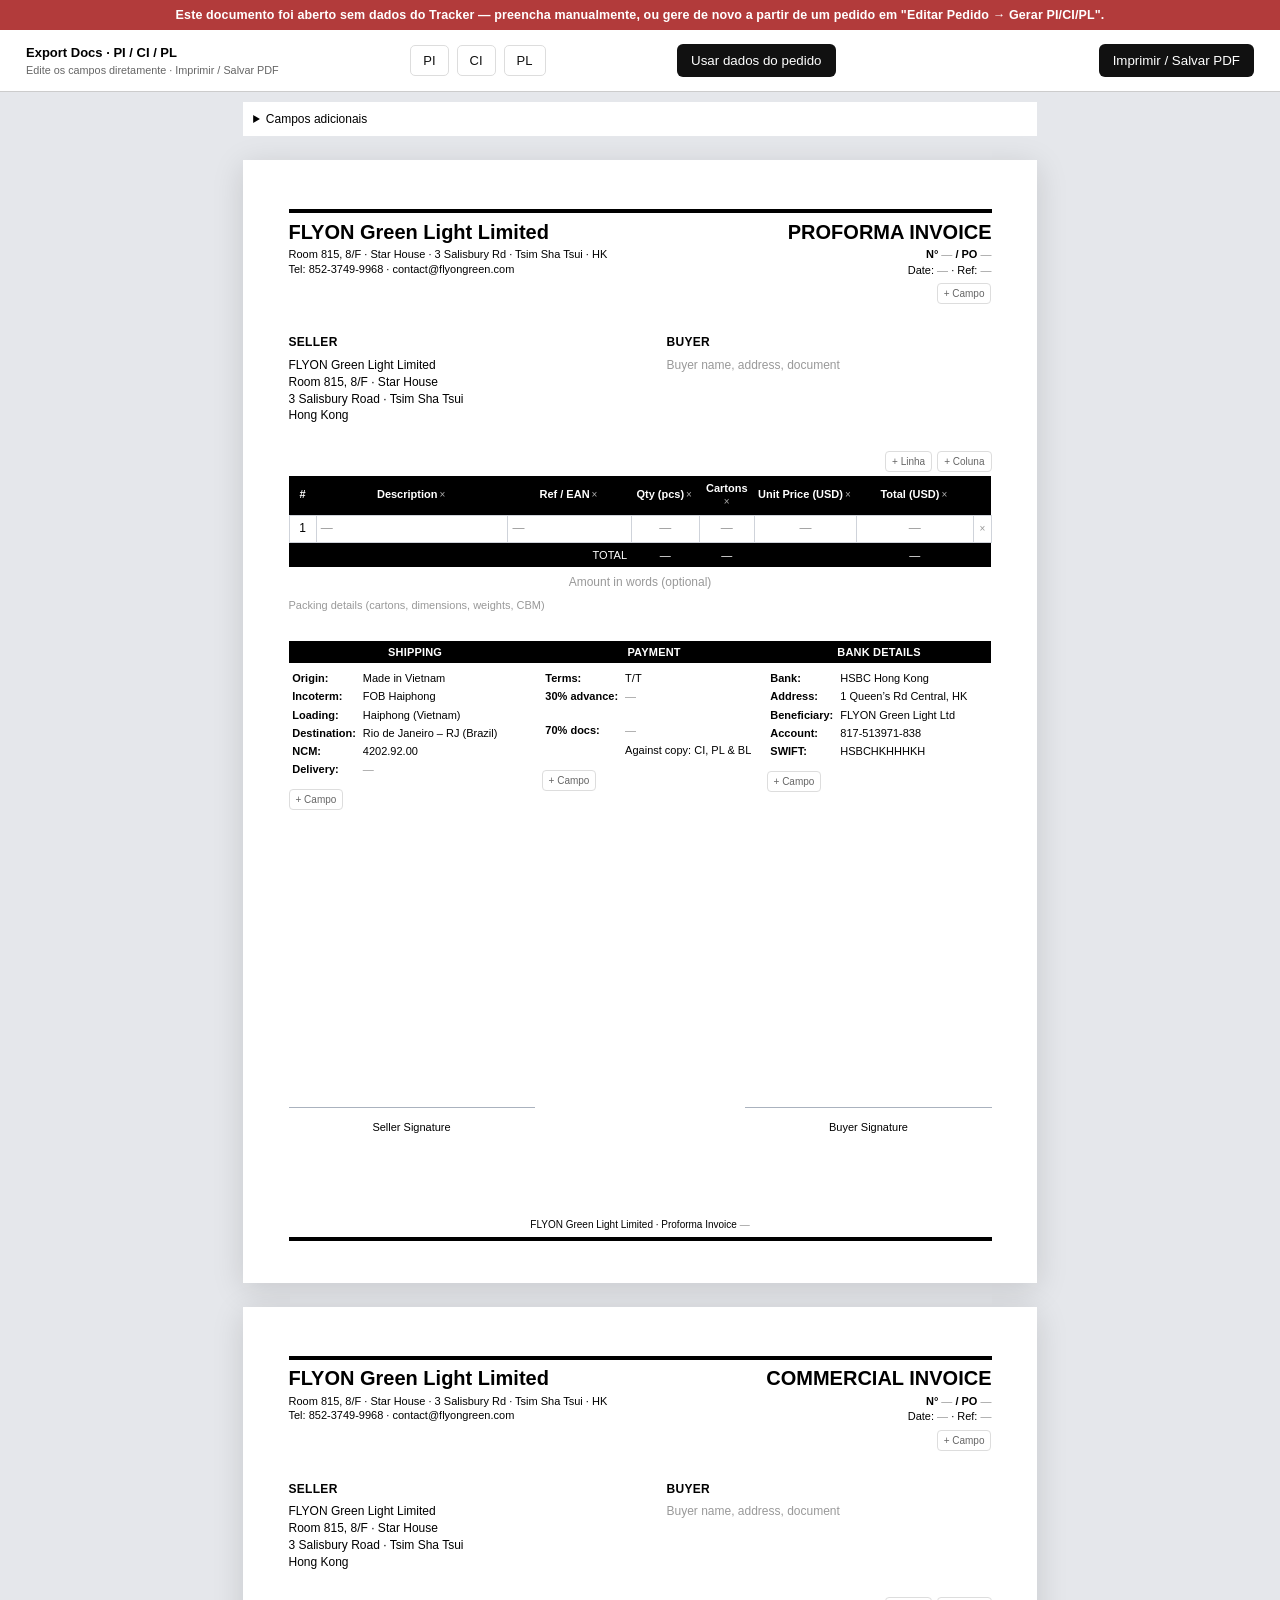
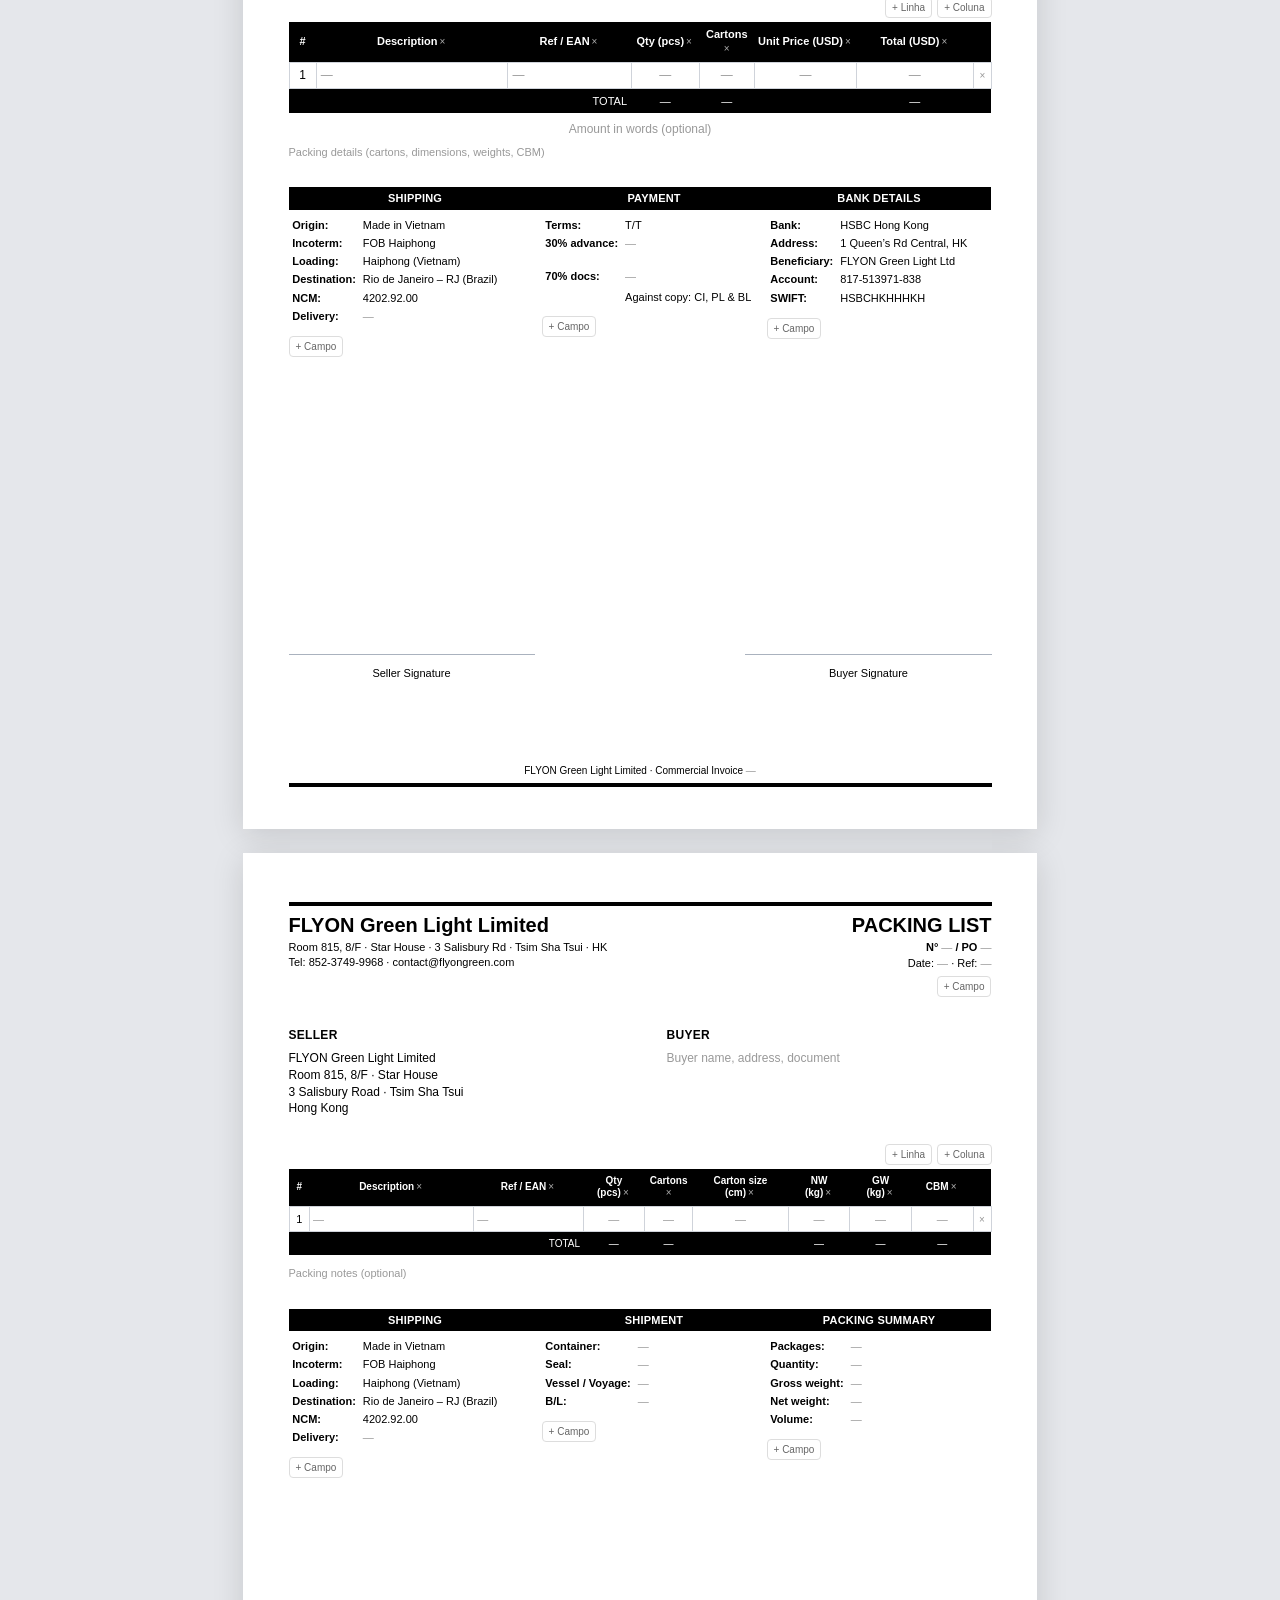
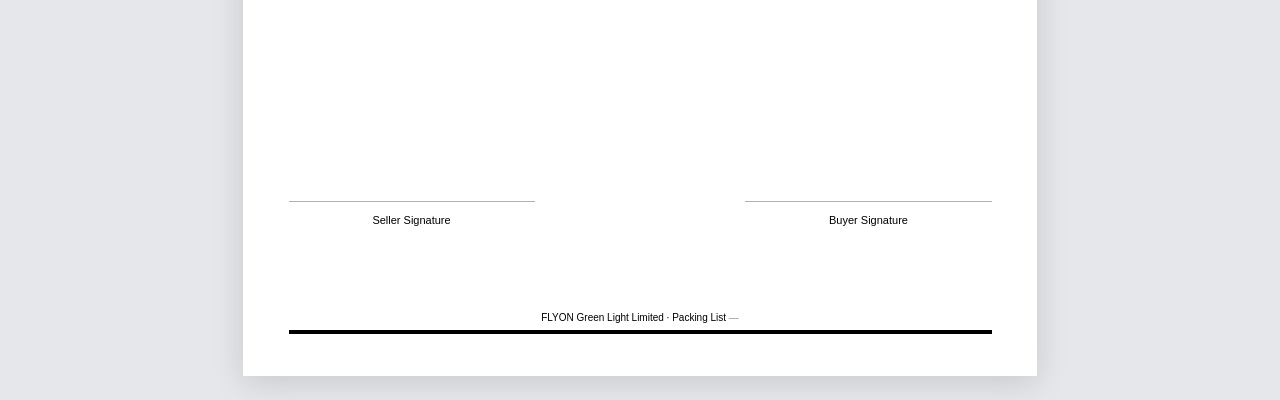
<file: export-docs.html>
<!DOCTYPE html>

<html lang="pt-BR"><meta charset="utf-8"/><title>Export Docs · Proforma Invoice · Commercial Invoice · Packing List</title><style>
*{box-sizing:border-box}
body{margin:0;background:#e5e7eb;color:#000;font-family:Arial,Helvetica,sans-serif}
.toolbar{position:sticky;top:0;z-index:2;background:#fff;border-bottom:1px solid #ccc;display:flex;align-items:center;justify-content:space-between;gap:16px;padding:14px 26px;font-size:13px}
.toolbar small{display:block;color:#666;margin-top:4px}.toolbar button{padding:9px 14px;background:#111;color:#fff;border:0;border-radius:6px;cursor:pointer}.toolbar nav{display:flex;gap:8px}.toolbar a{color:#111;text-decoration:none;border:1px solid #ddd;padding:7px 12px;border-radius:5px}
.sheet{width:210mm;min-height:297mm;margin:24px auto;background:#fff;padding:13mm 12mm 11mm;box-shadow:0 6px 30px #0002;font-size:12px;line-height:1.35;display:flex;flex-direction:column;scroll-margin-top:85px}
.sheet>header,.sheet>table,.sheet>.lower,.sheet>.parties{flex-shrink:0}
.head{border-top:1.2mm solid #000;padding-top:2mm;display:grid;grid-template-columns:56% 44%;align-items:start;line-height:1.3}
.head p{margin:0;font-size:11px}.head .seller-title{font-size:20px;font-weight:700;line-height:1.15;margin-bottom:1mm}.head>div:first-child{padding-right:4mm}.head .right{text-align:right;min-width:0}.right h1{margin:0 0 1mm;font-size:20px;line-height:1.15}.head .meta-row{line-height:1.4;white-space:normal}.document-ref{font-weight:bold}.meta-row [data-field]{display:inline-block;min-width:8px}
.parties{display:grid;grid-template-columns:1fr 1fr;gap:14mm;margin:8mm 0 7mm;line-height:1.4;font-size:12px}.parties h2{font-size:12px;margin:0 0 1.5mm;letter-spacing:.3px}.parties p{margin:0}
table{width:100%;border-collapse:collapse;table-layout:fixed;font-size:12px;line-height:1.3}thead,tfoot{background:#000;color:#fff}th{font-weight:bold;font-size:11px;padding:6px 3px;white-space:normal;line-height:1.25}td{border:1px solid #cfd3da;padding:5px 4px;text-align:center;vertical-align:middle;line-height:1.3}td[data-col=desc],td[data-col=sku]{text-align:left}td[data-col=total]{font-weight:bold;white-space:nowrap}table th:first-child{width:4%}table th[data-col=desc]{width:28%}table th[data-col=sku]{width:18%}table th[data-col=qty]{width:10%}table th[data-col=cartons]{width:8%}table th[data-col=unitPrice]{width:15%}table th[data-col=total]{width:17%}.action-col{width:18px}tfoot td{border:0;padding:5px 4px;font-size:11px;white-space:normal!important;overflow-wrap:normal}
.packing-table{font-size:11px}.packing-table th{font-size:10px;padding:6px 2px}.packing-table td{font-size:11px;padding:5px 3px}.packing-table th:first-child{width:3%}.packing-table th[data-col=desc]{width:24%}.packing-table th[data-col=sku]{width:16%}.packing-table th[data-col=qty]{width:9%}.packing-table th[data-col=cartons]{width:7%}.packing-table th[data-col=dimensions]{width:14%}.packing-table th[data-col=netWeight],.packing-table th[data-col=grossWeight]{width:9%}.packing-table th[data-col=cbm]{width:9%}.packing-table tfoot td{font-size:10px}
.words{text-align:center;font-weight:bold;font-style:italic;font-size:12px;margin:4mm 0}.words:empty{min-height:1.35em;margin:2mm 0}.packing{line-height:1.45;margin-top:3mm;font-size:11px}.packing p{margin:0}.packing:empty{margin:0}.packing-hint{margin:0}
.lower{display:grid;grid-template-columns:36% 32% 32%;margin-top:7mm;font-size:11px}.block h3{background:#000;color:#fff;font-size:11px;text-align:center;margin:0;padding:4px 2px;letter-spacing:.2px}.block dl{display:grid;grid-template-columns:max-content minmax(0,1fr);gap:4px 7px;margin:2mm 1mm;line-height:1.3}.block dt{font-weight:bold;font-size:11px}.block dd{margin:0;min-width:0;font-size:11px;white-space:pre-wrap;overflow-wrap:anywhere}.lower .payment-copy{margin-top:2px}
.signatures{display:flex;justify-content:space-between;text-align:center;margin-top:auto;padding-top:18mm;margin-bottom:18mm;font-size:11px;break-inside:avoid}.signatures div{border-top:1px solid #aab2be;padding-top:3mm;width:35%}.foot{text-align:center;border-bottom:1.2mm solid #000;padding-bottom:1.5mm;padding-top:4mm;font-size:10px;margin-top:0}
[contenteditable]{outline:0;min-width:8px;white-space:pre-wrap;overflow-wrap:anywhere}[contenteditable]:empty:before{content:attr(data-placeholder);color:#999;font-weight:400;font-style:normal}[contenteditable]:hover{background:#eef2f6}[contenteditable]:focus{background:#e5ecf3}
.table-controls{display:flex;justify-content:flex-end;gap:5px;margin-bottom:4px}.table-controls button,.add-control{font-size:10px;border:1px solid #ddd;background:white;color:#666;border-radius:4px;padding:4px 6px;cursor:pointer}.add-control{margin-top:5px}.remove-row{color:#999;background:none;border:0;cursor:pointer;padding:0 2px;font-size:10px}thead .remove-row{color:#aaa}.optional-fields{margin:10px auto;width:210mm;padding:10px;background:white;font-size:12px}.optional-fields div{padding:6px;border:1px solid #ddd}
@page{size:A4;margin:0}
@media print{.sheet,.sheet *{-webkit-print-color-adjust:exact!important;print-color-adjust:exact!important}thead,thead th,tfoot,tfoot td,.block h3{background-color:#000!important;color:#fff!important}body{background:#fff}.toolbar,.optional-fields,.no-print,.table-controls,.add-control,.action-col,.remove-row{display:none!important}.sheet{margin:0;box-shadow:none;break-after:page;page-break-after:always}.sheet:last-of-type{break-after:auto;page-break-after:auto}[contenteditable]:hover,[contenteditable]:focus{background:none}[contenteditable]:empty:before{content:'—';color:#777}.words:empty,.packing[contenteditable]:empty,.packing-hint:empty{display:none}tr,.lower,.signatures{break-inside:avoid}thead{display:table-header-group}tfoot{display:table-row-group}}
</style><div class="toolbar"><div><b>Export Docs · PI / CI / PL</b><small>Edite os campos diretamente · Imprimir / Salvar PDF</small></div><nav><a href="#proforma">PI</a><a href="#invoice">CI</a><a href="#packing">PL</a></nav><button onclick="resetDocumentEdits()">Usar dados do pedido</button><span id="doc-save-status" role="status" style="font-size:11px;color:#555"></span><button id="doc-save-retry" onclick="saveDocumentNow()" hidden>Tentar salvar</button><button onclick="window.print()">Imprimir / Salvar PDF</button></div><details class="optional-fields no-print"><summary>Campos adicionais</summary><p>Manufacturer</p><div contenteditable="true" data-field="manufacturer_block" data-placeholder="Manufacturer (if required)"></div><p>Validity</p><div contenteditable="true" data-field="pi_validity" data-placeholder="Validity (optional)"></div></details><main class="sheet" id="proforma"><header class="head"><div><p class="seller-title" contenteditable="true" data-field="seller_name" data-placeholder="Seller name"></p><p contenteditable="true" data-field="seller_address" data-placeholder="Address"></p><p contenteditable="true" data-field="seller_contact" data-placeholder="Telephone · Email"></p></div><div class="right"><h1>PROFORMA INVOICE</h1><p class="meta-row document-ref"><span>N° </span><span contenteditable="true" data-field="pi_number" data-placeholder="—"></span><span> / PO </span><span contenteditable="true" data-field="po" data-placeholder="—"></span></p><p class="meta-row"><span>Date: </span><span contenteditable="true" data-field="pi_date" data-placeholder="—"></span><span> · Ref: </span><span contenteditable="true" data-field="reference" data-placeholder="—"></span></p><button class="no-print add-control" onclick="addMetaRow(this)">+ Campo</button></div></header>
<div class="parties"><section><h2>SELLER</h2><div contenteditable="true" data-field="seller_block" data-placeholder="Seller address"></div></section><section><h2>BUYER</h2><div contenteditable="true" data-field="buyer_block" data-placeholder="Buyer name, address, document"></div></section></div>
<div class="table-controls no-print"><button onclick="addRow('tbl-pi')">+ Linha</button><button onclick="addColumn('tbl-pi')">+ Coluna</button></div><table id="tbl-pi"><thead><tr><th>#</th><th contenteditable="true" data-col="desc">Description</th><th contenteditable="true" data-col="sku">Ref / EAN</th><th contenteditable="true" data-col="qty">Qty (pcs)</th><th contenteditable="true" data-col="cartons">Cartons</th><th contenteditable="true" data-col="unitPrice">Unit Price (USD)</th><th contenteditable="true" data-col="total">Total (USD)</th><th class="no-print action-col"></th></tr></thead><tbody></tbody><tfoot></tfoot></table>
<p class="words" contenteditable="true" data-field="amount_words" data-placeholder="Amount in words (optional)"></p>
<div class="packing" contenteditable="true" data-field="packing_notes" data-placeholder="Packing details (cartons, dimensions, weights, CBM)"></div>
<div class="lower"><section class="block"><h3>SHIPPING</h3><dl><dt contenteditable="true">Origin:</dt><dd contenteditable="true" data-field="origin" data-placeholder="—"></dd><dt contenteditable="true">Incoterm:</dt><dd contenteditable="true" data-field="incoterm" data-placeholder="—"></dd><dt contenteditable="true">Loading:</dt><dd contenteditable="true" data-field="loading_port" data-placeholder="—"></dd><dt contenteditable="true">Destination:</dt><dd contenteditable="true" data-field="destination_port" data-placeholder="—"></dd><dt contenteditable="true">NCM:</dt><dd contenteditable="true" data-field="ncm" data-placeholder="—"></dd><dt contenteditable="true">Delivery:</dt><dd contenteditable="true" data-field="delivery" data-placeholder="—"></dd></dl><button class="no-print add-control" onclick="addTermRow(this)">+ Campo</button></section><section class="block"><h3>PAYMENT</h3><dl><dt contenteditable="true">Terms:</dt><dd contenteditable="true" data-field="payment_terms" data-placeholder="—"></dd><dt contenteditable="true">30% advance:</dt><dd contenteditable="true" data-field="payment_advance" data-placeholder="—"></dd><dt contenteditable="true" style="margin-top:4mm">70% docs:</dt><dd contenteditable="true" data-field="payment_balance" data-placeholder="—" style="margin-top:4mm"></dd></dl><button class="no-print add-control" onclick="addTermRow(this)">+ Campo</button></section><section class="block"><h3>BANK DETAILS</h3><dl><dt contenteditable="true">Bank:</dt><dd contenteditable="true" data-field="bank_name" data-placeholder="—"></dd><dt contenteditable="true">Address:</dt><dd contenteditable="true" data-field="bank_address" data-placeholder="—"></dd><dt contenteditable="true">Beneficiary:</dt><dd contenteditable="true" data-field="beneficiary_name" data-placeholder="—"></dd><dt contenteditable="true">Account:</dt><dd contenteditable="true" data-field="bank_account" data-placeholder="—"></dd><dt contenteditable="true">SWIFT:</dt><dd contenteditable="true" data-field="swift" data-placeholder="—"></dd></dl><button class="no-print add-control" onclick="addTermRow(this)">+ Campo</button></section></div>
<div class="signatures"><div>Seller Signature</div><div>Buyer Signature</div></div><footer class="foot" contenteditable="true"><span contenteditable="true" data-field="seller_name" data-placeholder="Seller"></span> · Proforma Invoice <span contenteditable="true" data-field="pi_number" data-placeholder="—"></span></footer></main><main class="sheet" id="invoice"><header class="head"><div><p class="seller-title" contenteditable="true" data-field="seller_name" data-placeholder="Seller name"></p><p contenteditable="true" data-field="seller_address" data-placeholder="Address"></p><p contenteditable="true" data-field="seller_contact" data-placeholder="Telephone · Email"></p></div><div class="right"><h1>COMMERCIAL INVOICE</h1><p class="meta-row document-ref"><span>N° </span><span contenteditable="true" data-field="invoice_number" data-placeholder="—"></span><span> / PO </span><span contenteditable="true" data-field="po" data-placeholder="—"></span></p><p class="meta-row"><span>Date: </span><span contenteditable="true" data-field="invoice_date" data-placeholder="—"></span><span> · Ref: </span><span contenteditable="true" data-field="reference" data-placeholder="—"></span></p><button class="no-print add-control" onclick="addMetaRow(this)">+ Campo</button></div></header>
<div class="parties"><section><h2>SELLER</h2><div contenteditable="true" data-field="seller_block" data-placeholder="Seller address"></div></section><section><h2>BUYER</h2><div contenteditable="true" data-field="buyer_block" data-placeholder="Buyer name, address, document"></div></section></div>
<div class="table-controls no-print"><button onclick="addRow('tbl-ci')">+ Linha</button><button onclick="addColumn('tbl-ci')">+ Coluna</button></div><table id="tbl-ci"><thead><tr><th>#</th><th contenteditable="true" data-col="desc">Description</th><th contenteditable="true" data-col="sku">Ref / EAN</th><th contenteditable="true" data-col="qty">Qty (pcs)</th><th contenteditable="true" data-col="cartons">Cartons</th><th contenteditable="true" data-col="unitPrice">Unit Price (USD)</th><th contenteditable="true" data-col="total">Total (USD)</th><th class="no-print action-col"></th></tr></thead><tbody></tbody><tfoot></tfoot></table>
<p class="words" contenteditable="true" data-field="amount_words" data-placeholder="Amount in words (optional)"></p>
<div class="packing" contenteditable="true" data-field="packing_notes" data-placeholder="Packing details (cartons, dimensions, weights, CBM)"></div>
<div class="lower"><section class="block"><h3>SHIPPING</h3><dl><dt contenteditable="true">Origin:</dt><dd contenteditable="true" data-field="origin" data-placeholder="—"></dd><dt contenteditable="true">Incoterm:</dt><dd contenteditable="true" data-field="incoterm" data-placeholder="—"></dd><dt contenteditable="true">Loading:</dt><dd contenteditable="true" data-field="loading_port" data-placeholder="—"></dd><dt contenteditable="true">Destination:</dt><dd contenteditable="true" data-field="destination_port" data-placeholder="—"></dd><dt contenteditable="true">NCM:</dt><dd contenteditable="true" data-field="ncm" data-placeholder="—"></dd><dt contenteditable="true">Delivery:</dt><dd contenteditable="true" data-field="delivery" data-placeholder="—"></dd></dl><button class="no-print add-control" onclick="addTermRow(this)">+ Campo</button></section><section class="block"><h3>PAYMENT</h3><dl><dt contenteditable="true">Terms:</dt><dd contenteditable="true" data-field="payment_terms" data-placeholder="—"></dd><dt contenteditable="true">30% advance:</dt><dd contenteditable="true" data-field="payment_advance" data-placeholder="—"></dd><dt contenteditable="true" style="margin-top:4mm">70% docs:</dt><dd contenteditable="true" data-field="payment_balance" data-placeholder="—" style="margin-top:4mm"></dd></dl><button class="no-print add-control" onclick="addTermRow(this)">+ Campo</button></section><section class="block"><h3>BANK DETAILS</h3><dl><dt contenteditable="true">Bank:</dt><dd contenteditable="true" data-field="bank_name" data-placeholder="—"></dd><dt contenteditable="true">Address:</dt><dd contenteditable="true" data-field="bank_address" data-placeholder="—"></dd><dt contenteditable="true">Beneficiary:</dt><dd contenteditable="true" data-field="beneficiary_name" data-placeholder="—"></dd><dt contenteditable="true">Account:</dt><dd contenteditable="true" data-field="bank_account" data-placeholder="—"></dd><dt contenteditable="true">SWIFT:</dt><dd contenteditable="true" data-field="swift" data-placeholder="—"></dd></dl><button class="no-print add-control" onclick="addTermRow(this)">+ Campo</button></section></div>
<div class="signatures"><div>Seller Signature</div><div>Buyer Signature</div></div><footer class="foot" contenteditable="true"><span contenteditable="true" data-field="seller_name" data-placeholder="Seller"></span> · Commercial Invoice <span contenteditable="true" data-field="invoice_number" data-placeholder="—"></span></footer></main><main class="sheet" id="packing"><header class="head"><div><p class="seller-title" contenteditable="true" data-field="seller_name" data-placeholder="Seller name"></p><p contenteditable="true" data-field="seller_address" data-placeholder="Address"></p><p contenteditable="true" data-field="seller_contact" data-placeholder="Telephone · Email"></p></div><div class="right"><h1>PACKING LIST</h1><p class="meta-row document-ref"><span>N° </span><span contenteditable="true" data-field="pl_number" data-placeholder="—"></span><span> / PO </span><span contenteditable="true" data-field="po" data-placeholder="—"></span></p><p class="meta-row"><span>Date: </span><span contenteditable="true" data-field="pl_date" data-placeholder="—"></span><span> · Ref: </span><span contenteditable="true" data-field="reference" data-placeholder="—"></span></p><button class="no-print add-control" onclick="addMetaRow(this)">+ Campo</button></div></header>
<div class="parties"><section><h2>SELLER</h2><div contenteditable="true" data-field="seller_block" data-placeholder="Seller address"></div></section><section><h2>BUYER</h2><div contenteditable="true" data-field="buyer_block" data-placeholder="Buyer name, address, document"></div></section></div>
<div class="table-controls no-print"><button onclick="addRow('tbl-pl')">+ Linha</button><button onclick="addColumn('tbl-pl')">+ Coluna</button></div><table class="packing-table" id="tbl-pl"><thead><tr><th>#</th><th contenteditable="true" data-col="desc">Description</th><th contenteditable="true" data-col="sku">Ref / EAN</th><th contenteditable="true" data-col="qty">Qty<br/>(pcs)</th><th contenteditable="true" data-col="cartons">Cartons</th><th contenteditable="true" data-col="dimensions">Carton size<br/>(cm)</th><th contenteditable="true" data-col="netWeight">NW<br/>(kg)</th><th contenteditable="true" data-col="grossWeight">GW<br/>(kg)</th><th contenteditable="true" data-col="cbm">CBM</th><th class="no-print action-col"></th></tr></thead><tbody></tbody><tfoot></tfoot></table>
<div class="packing"><p class="packing-hint" contenteditable="true" data-field="packing_notes" data-placeholder="Packing notes (optional)"></p></div>
<div class="lower"><section class="block"><h3>SHIPPING</h3><dl><dt contenteditable="true">Origin:</dt><dd contenteditable="true" data-field="origin" data-placeholder="—"></dd><dt contenteditable="true">Incoterm:</dt><dd contenteditable="true" data-field="incoterm" data-placeholder="—"></dd><dt contenteditable="true">Loading:</dt><dd contenteditable="true" data-field="loading_port" data-placeholder="—"></dd><dt contenteditable="true">Destination:</dt><dd contenteditable="true" data-field="destination_port" data-placeholder="—"></dd><dt contenteditable="true">NCM:</dt><dd contenteditable="true" data-field="ncm" data-placeholder="—"></dd><dt contenteditable="true">Delivery:</dt><dd contenteditable="true" data-field="delivery" data-placeholder="—"></dd></dl><button class="no-print add-control" onclick="addTermRow(this)">+ Campo</button></section><section class="block"><h3>SHIPMENT</h3><dl><dt contenteditable="true">Container:</dt><dd contenteditable="true" data-field="container" data-placeholder="—"></dd><dt contenteditable="true">Seal:</dt><dd contenteditable="true" data-field="seal" data-placeholder="—"></dd><dt contenteditable="true">Vessel / Voyage:</dt><dd contenteditable="true" data-field="vessel" data-placeholder="—"></dd><dt contenteditable="true">B/L:</dt><dd contenteditable="true" data-field="bl" data-placeholder="—"></dd></dl><button class="no-print add-control" onclick="addTermRow(this)">+ Campo</button></section><section class="block"><h3>PACKING SUMMARY</h3><dl><dt contenteditable="true">Packages:</dt><dd contenteditable="true" data-field="total_cartons" data-placeholder="—"></dd><dt contenteditable="true">Quantity:</dt><dd contenteditable="true" data-field="total_quantity" data-placeholder="—"></dd><dt contenteditable="true">Gross weight:</dt><dd contenteditable="true" data-field="total_gross" data-placeholder="—"></dd><dt contenteditable="true">Net weight:</dt><dd contenteditable="true" data-field="total_net" data-placeholder="—"></dd><dt contenteditable="true">Volume:</dt><dd contenteditable="true" data-field="total_cbm" data-placeholder="—"></dd></dl><button class="no-print add-control" onclick="addTermRow(this)">+ Campo</button></section></div>
<div class="signatures"><div>Seller Signature</div><div>Buyer Signature</div></div><footer class="foot" contenteditable="true"><span contenteditable="true" data-field="seller_name" data-placeholder="Seller"></span> · Packing List <span contenteditable="true" data-field="pl_number" data-placeholder="—"></span></footer></main>
</html><script>'use strict';
const DOC_COLS={
 'tbl-pi':['desc','sku','qty','cartons','unitPrice','total'],
 'tbl-ci':['desc','sku','qty','cartons','unitPrice','total'],
 'tbl-pl':['desc','sku','qty','cartons','dimensions','netWeight','grossWeight','cbm']
};
function formatNum(value,digits=0){if(value===null||value===undefined||value==='')return '';const n=Number(value);return Number.isFinite(n)?n.toLocaleString('pt-BR',{minimumFractionDigits:digits,maximumFractionDigits:digits}):'';}
function parseDocNumber(text){let s=String(text??'').replace(/USD|US\$|R\$|pcs|kg|CBM/gi,'').replace(/\s/g,'').trim();if(!s||s==='—')return null;if(s.includes(','))s=s.replace(/\./g,'').replace(',','.');else if(/^\d{1,3}(\.\d{3})+$/.test(s))s=s.replace(/\./g,'');if(!/^-?\d+(\.\d+)?$/.test(s))return null;const n=Number(s);return Number.isFinite(n)&&n>=0?n:null;}
function setField(name,value){if(value===undefined||value===null)return;document.querySelectorAll('[data-field="'+name+'"]').forEach(el=>el.textContent=String(value));}
function cellFormat(key,value){if(['desc','sku','dimensions'].includes(key))return value??'';if(key==='unitPrice')return value==null?'':'USD '+formatNum(value,3);if(key==='total')return value==null?'':'USD '+formatNum(value,2);if(['netWeight','grossWeight','cbm'].includes(key))return formatNum(value,2);return formatNum(value);}
const DOC_DEFAULTS={
 seller:{name:'FLYON Green Light Limited',address:'Room 815, 8/F · Star House · 3 Salisbury Rd · Tsim Sha Tsui · HK',phone:'852-3749-9968',email:'contact@flyongreen.com'},
 sellerBlock:'FLYON Green Light Limited\nRoom 815, 8/F · Star House\n3 Salisbury Road · Tsim Sha Tsui\nHong Kong',
 bank:{bankName:'HSBC Hong Kong',bankAddress:"1 Queen’s Rd Central, HK",beneficiaryName:'FLYON Green Light Ltd',account:'817-513971-838',swift:'HSBCHKHHHKH'},
 origin:'Made in Vietnam',incoterm:'FOB Haiphong',loadingPort:'Haiphong (Vietnam)',destinationPort:'Rio de Janeiro – RJ (Brazil)',ncm:'4202.92.00',paymentTerms:'T/T'
};
function englishInteger(n){
 const small=['zero','one','two','three','four','five','six','seven','eight','nine','ten','eleven','twelve','thirteen','fourteen','fifteen','sixteen','seventeen','eighteen','nineteen'];
 const tens=['','','twenty','thirty','forty','fifty','sixty','seventy','eighty','ninety'];
 if(n<20)return small[n];
 if(n<100)return tens[Math.floor(n/10)]+(n%10?'-'+small[n%10]:'');
 if(n<1000)return small[Math.floor(n/100)]+' hundred'+(n%100?' and '+englishInteger(n%100):'');
 for(const [scale,name] of [[1e12,'trillion'],[1e9,'billion'],[1e6,'million'],[1e3,'thousand']])if(n>=scale)return englishInteger(Math.floor(n/scale))+' '+name+(n%scale?' '+englishInteger(n%scale):'');
}
function amountInWords(value){
 if(value===null||!Number.isFinite(value)||value<0)return '';
 const cents=Math.round((value+Number.EPSILON)*100);if(!Number.isSafeInteger(cents))return '';
 const dollars=Math.floor(cents/100),rest=cents%100;
 return '(say total '+englishInteger(dollars)+(dollars===1?' dollar':' dollars')+(rest?' and '+englishInteger(rest)+(rest===1?' cent':' cents'):'')+' only)';
}
function updatePackingNotes(table){
 const sheet=table.closest('.sheet'),el=sheet.querySelector('[data-field="packing_notes"]');
 if(!el||el.dataset.manual==='true')return;
 const rows=[...table.tBodies[0].rows];
 const lines=rows.map((row,index)=>{
  const text=key=>row.querySelector('[data-col="'+key+'"]')?.textContent.trim();
  const cartons=parseDocNumber(text('cartons'));
  const dimensions=text('dimensions')||row.dataset.cartonDimensions||'';
  if(cartons===null&&!dimensions)return '';
  const units=Number(row.dataset.unitsPerCarton),qty=parseDocNumber(text('qty'));
  const parts=[];
  if(cartons!==null)parts.push(formatNum(cartons)+' cartons');
  if(dimensions)parts.push(dimensions+' cm');
  if(units>0)parts.push(formatNum(units)+' pcs/carton');
  if(qty!==null&&units>0&&qty%units&&cartons===Math.ceil(qty/units))parts.push('last carton: '+formatNum(qty%units)+' pcs');
  const cbm=parseDocNumber(text('cbm'))??(cartons!==null&&row.dataset.cbmPerCarton?cartons*Number(row.dataset.cbmPerCarton):null);
  if(cbm!==null)parts.push(formatNum(cbm,2)+' CBM');
  const gw=parseDocNumber(text('grossWeight'))??(cartons!==null&&row.dataset.gwPerCarton?cartons*Number(row.dataset.gwPerCarton):null);
  if(gw!==null)parts.push('GW '+formatNum(gw,2)+' kg');
  return 'Packing item '+(index+1)+': '+parts.join(' · ');
 }).filter(Boolean);
 const total=sumColumn(table,'cartons');
 if(lines.length&&total!==null)lines.push('TOTAL: '+formatNum(total)+' cartons');
 el.textContent=lines.join('\n');
}
function updatePackingRow(row){
 const qty=parseDocNumber(row.querySelector('[data-col="qty"]')?.textContent),units=Number(row.dataset.unitsPerCarton);
 const cartonsCell=row.querySelector('[data-col="cartons"]');
 if(cartonsCell&&row.dataset.autoCartons==='true')cartonsCell.textContent=qty!==null&&units>0?formatNum(Math.ceil(qty/units)):'';
 const cartons=parseDocNumber(cartonsCell?.textContent),grossCell=row.querySelector('[data-col="grossWeight"]');
 if(grossCell&&row.dataset.autoGross==='true')grossCell.textContent=cartons!==null&&row.dataset.gwPerCarton?formatNum(cartons*Number(row.dataset.gwPerCarton),2):'';
 const cbmCell=row.querySelector('[data-col="cbm"]');
 if(cbmCell&&row.dataset.autoCbm==='true')cbmCell.textContent=cartons!==null&&row.dataset.cbmPerCarton?formatNum(cartons*Number(row.dataset.cbmPerCarton),2):'';
}
function updateFinancialFields(table){
 const sheet=table.closest('.sheet');if(sheet.id==='packing')return;
 const total=sumColumn(table,'total');
 const cents=total===null?null:Math.round((total+Number.EPSILON)*100);
 const advance=cents===null?null:Math.round(cents*0.30);
 for(const [field,value] of [['amount_words',amountInWords(total)],['payment_advance',advance===null?'':'USD '+formatNum(advance/100,2)],['payment_balance',cents===null?'':'USD '+formatNum((cents-advance)/100,2)]]){
  const el=sheet.querySelector('[data-field="'+field+'"]');
  if(el&&el.dataset.manual!=='true')el.textContent=value;
 }
}
document.addEventListener('input',e=>{
 const el=e.target.closest('[data-field]');
 if(el&&['payment_advance','payment_balance','amount_words','packing_notes','delivery'].includes(el.dataset.field))el.dataset.manual='true';
});
function makeDocRow(table,item={}){
 const row=document.createElement('tr');
 if(item.grossWeightPerCarton>0){row.dataset.gwPerCarton=item.grossWeightPerCarton;row.dataset.autoGross='true';}
 if(item.unitsPerCarton>0){row.dataset.unitsPerCarton=item.unitsPerCarton;row.dataset.autoCartons='true';}
 if(Array.isArray(item.cartonDimensions)&&item.cartonDimensions.length===3&&item.cartonDimensions.every(v=>Number(v)>0)){
  row.dataset.cartonDimensions=item.cartonDimensions.join('×');row.dataset.cbmPerCarton=item.cartonDimensions.reduce((a,b)=>a*Number(b),1)/1e6;row.dataset.autoCbm='true';
 }
 [...table.tHead.rows[0].cells].forEach((th,index)=>{const td=document.createElement('td');if(index===0){td.className='rownum';td.textContent=table.tBodies[0].rows.length+1;}else if(th.classList.contains('action-col')){td.className='no-print';td.innerHTML='<button class="remove-row" title="Remover linha" onclick="deleteRow(this)">×</button>';}else{const key=th.dataset.col;td.contentEditable='true';td.dataset.col=key;td.dataset.placeholder='—';let value=item[key];if(key==='sku')value=item.sku??item.ref;if(key==='dimensions'&&value===undefined&&Array.isArray(item.cartonDimensions))value=item.cartonDimensions.join('×');if(key==='total'&&value===undefined&&item.qty!==undefined&&item.unitPrice!==undefined)value=Number(item.qty)*Number(item.unitPrice);td.textContent=cellFormat(key,value);}row.append(td);});updatePackingRow(row);return row;
}
function addRow(tableId){const table=document.getElementById(tableId);table.tBodies[0].append(makeDocRow(table));updateDocTotals(table);}
function deleteRow(button){const table=button.closest('table');button.closest('tr').remove();if(!table.tBodies[0].rows.length)table.tBodies[0].append(makeDocRow(table));renumberRows(table);updateDocTotals(table);}
function renumberRows(table){[...table.tBodies[0].rows].forEach((r,i)=>r.cells[0].textContent=i+1);}
function addColumn(tableId){const table=document.getElementById(tableId),th=document.createElement('th');th.contentEditable='true';th.dataset.col='extra_'+Date.now();th.textContent='Nova coluna';table.tHead.rows[0].insertBefore(th,table.tHead.rows[0].lastElementChild);[...table.tBodies[0].rows].forEach(r=>{const td=document.createElement('td');td.contentEditable='true';td.dataset.col=th.dataset.col;r.insertBefore(td,r.lastElementChild);});addColumnRemove(th);updateDocTotals(table);}
function addColumnRemove(th){if(!th.dataset.col)return;const b=document.createElement('button');b.className='no-print remove-row';b.contentEditable='false';b.title='Remover coluna';b.textContent='×';b.onclick=e=>{e.preventDefault();e.stopPropagation();deleteColumn(b);};th.append(b);}
function deleteColumn(button){const th=button.closest('th'),table=th.closest('table'),index=th.cellIndex;if(!index)return;[...table.rows].filter(r=>r.parentElement.tagName!=='TFOOT').forEach(r=>r.cells[index]?.remove());updateDocTotals(table);}
function sumColumn(table,key){const rows=[...table.tBodies[0].rows];if(!rows.length)return null;const vals=rows.map(r=>{const c=r.querySelector('[data-col="'+key+'"]');return c?parseDocNumber(c.textContent):null;});return vals.every(v=>v!==null)?vals.reduce((a,b)=>a+b,0):null;}
function updateDocTotals(table){
 const keys=[...table.tHead.rows[0].cells].filter(th=>!th.classList.contains('action-col')).map(th=>th.dataset.col||'index');
 const tr=document.createElement('tr');const firstNumeric=keys.findIndex(k=>['qty','cartons','total','netWeight','grossWeight','cbm'].includes(k));const prefix=firstNumeric>0?firstNumeric:1;const label=document.createElement('td');label.colSpan=prefix;label.textContent='TOTAL';label.style.textAlign='right';tr.append(label);keys.slice(prefix).forEach(key=>{const td=document.createElement('td');if(['qty','cartons','total','netWeight','grossWeight','cbm'].includes(key)){const v=sumColumn(table,key);td.textContent=v===null?'—':cellFormat(key,v);}tr.append(td);});const blank=document.createElement('td');blank.className='no-print';tr.append(blank);table.tFoot.replaceChildren(tr);
 const sheet=table.closest('.sheet');for(const [key,field,suffix] of [['cartons','total_cartons',' cartons'],['qty','total_quantity',' pcs'],['grossWeight','total_gross',' kg'],['netWeight','total_net',' kg'],['cbm','total_cbm',' CBM']]){const el=sheet.querySelector('[data-field="'+field+'"]');if(el){const v=sumColumn(table,key);el.textContent=v===null?'':formatNum(v,['grossWeight','netWeight','cbm'].includes(key)?2:0)+suffix;}}
 updateFinancialFields(table);updatePackingNotes(table);
}
document.addEventListener('input',e=>{const cell=e.target.closest('td[data-col]');if(!cell)return;const table=cell.closest('table');if(cell.dataset.col==='cartons')cell.parentElement.dataset.autoCartons='false';if(cell.dataset.col==='cbm')cell.parentElement.dataset.autoCbm='false';if(cell.dataset.col==='grossWeight')cell.parentElement.dataset.autoGross='false';if(cell.dataset.col==='dimensions'){const dims=cell.textContent.split(/[×x*]/i).map(parseDocNumber);if(dims.length===3&&dims.every(v=>v!==null&&v>0)){cell.parentElement.dataset.cartonDimensions=dims.join('×');cell.parentElement.dataset.cbmPerCarton=dims.reduce((a,b)=>a*b,1)/1e6;if(cell.parentElement.dataset.autoCbm!=='false')cell.parentElement.dataset.autoCbm='true';}else delete cell.parentElement.dataset.cbmPerCarton;}if(['qty','cartons','dimensions'].includes(cell.dataset.col))updatePackingRow(cell.parentElement);if(['qty','unitPrice'].includes(cell.dataset.col)){const row=cell.parentElement,qty=parseDocNumber(row.querySelector('[data-col="qty"]')?.textContent),price=parseDocNumber(row.querySelector('[data-col="unitPrice"]')?.textContent),total=row.querySelector('[data-col="total"]');if(total)total.textContent=qty===null||price===null?'':cellFormat('total',qty*price);}updateDocTotals(table);});
function addMetaRow(button){const p=document.createElement('p');p.className='meta-row';p.innerHTML='<span contenteditable="true">Campo: </span><span contenteditable="true" data-placeholder="—"></span>';button.before(p);}
function addTermRow(button){const dl=button.parentElement.querySelector('dl');const dt=document.createElement('dt'),dd=document.createElement('dd');dt.contentEditable='true';dt.textContent='Campo:';dd.contentEditable='true';dd.dataset.placeholder='—';dl.append(dt,dd);}
function fillItemsTable(id,items){const table=document.getElementById(id);table.tBodies[0].replaceChildren();(items.length?items:[{}]).forEach(item=>table.tBodies[0].append(makeDocRow(table,item)));updateDocTotals(table);}
let documentBaseData=null,documentSaveEmpty=false;
let documentSaveContext=null,documentSaveTimer=null,documentSavePending=null,documentDirty=false,documentHydrating=false,documentObserver=null;
function documentSaveStatus(text,error=false){
 document.getElementById('doc-save-status').textContent=text;
 document.getElementById('doc-save-status').style.color=error?'#a34c00':'#555';
 document.getElementById('doc-save-retry').hidden=!error;
}
function cleanDocumentHTML(html){
 const template=document.createElement('template');template.innerHTML=html;
 const allowed=new Set(['HEADER','DIV','P','SPAN','SECTION','H1','H2','H3','TABLE','THEAD','TBODY','TFOOT','TR','TH','TD','DL','DT','DD','BUTTON','FOOTER','BR','B','STRONG','I','EM','U']);
 for(const el of [...template.content.querySelectorAll('*')]){
  if(!allowed.has(el.tagName)){el.remove();continue;}
  for(const attr of [...el.attributes]){
   if(attr.name==='style'){
    const styles=Array.from(el.style).filter(k=>['margin-top','grid-column','text-align','font-weight'].includes(k)).map(k=>k+':'+el.style.getPropertyValue(k)).join(';');
    el.removeAttribute('style');if(styles)el.setAttribute('style',styles);
   }else if(!['class','id','contenteditable','colspan','title','aria-label'].includes(attr.name)&&!/^data-[a-z0-9_-]+$/.test(attr.name))el.removeAttribute(attr.name);
  }
 }
 return template.innerHTML;
}
function restoreDocumentEdits(edits){
 if(!edits||edits.version!==1||!edits.sheets)return;
 for(const id of ['proforma','invoice','packing']){
  if(typeof edits.sheets[id]!=='string')continue;
  const sheet=document.getElementById(id);sheet.innerHTML=cleanDocumentHTML(edits.sheets[id]);
  sheet.querySelectorAll('header .add-control').forEach(button=>button.onclick=()=>addMetaRow(button));
  sheet.querySelectorAll('.lower .add-control').forEach(button=>button.onclick=()=>addTermRow(button));
  sheet.querySelectorAll('table').forEach(table=>{
   table.querySelectorAll('thead .remove-row').forEach(button=>button.remove());
   table.querySelectorAll('thead th[data-col]').forEach(addColumnRemove);
   table.querySelectorAll('tbody .remove-row').forEach(button=>button.onclick=()=>deleteRow(button));
   const controls=table.previousElementSibling;
   if(controls?.classList.contains('table-controls')){const buttons=controls.querySelectorAll('button');if(buttons[0])buttons[0].onclick=()=>addRow(table.id);if(buttons[1])buttons[1].onclick=()=>addColumn(table.id);}
  });
 }
}
function scheduleDocumentSave(){
 if(documentHydrating||!documentSaveContext)return;
 documentSaveEmpty=false;documentDirty=true;documentSaveStatus('Salvando…');clearTimeout(documentSaveTimer);documentSaveTimer=setTimeout(saveDocumentNow,650);
}
function saveDocumentNow(){
 clearTimeout(documentSaveTimer);
 if(!documentSaveContext||!documentDirty||documentSavePending)return;
 if(!window.opener||window.opener.closed){documentSaveStatus('Não salvo: abra pelo Tracker e mantenha essa aba aberta.',true);return;}
 const edits=documentSaveEmpty?{version:1,sheets:{}}:{version:1,sheets:Object.fromEntries(['proforma','invoice','packing'].map(id=>[id,cleanDocumentHTML(document.getElementById(id).innerHTML)]))};
 documentSaveEmpty=false;
 const requestId=crypto.randomUUID();documentDirty=false;documentSavePending=requestId;
 window.opener.postMessage({type:'fgl-docs-save',session:documentSaveContext.session,requestId,baseRevision:documentSaveContext.revision,edits},window.location.origin);
 documentSaveTimer=setTimeout(()=>{if(documentSavePending===requestId){documentSavePending=null;documentDirty=true;documentSaveStatus('Não salvo: confira se o Tracker continua aberto.',true);}},10000);
}
function resetDocumentEdits(){
 if(!documentBaseData)return;
 if(!confirm('Substituir as edições salvas pelos dados do pedido?'))return;
 applyOrderData(documentBaseData);documentSaveEmpty=true;documentDirty=true;documentSaveStatus('Salvando…');saveDocumentNow();
}
function initializeDocumentSave(d){
 documentBaseData={...d,documentEdits:null};
 documentSaveContext=d.documentSession?{session:d.documentSession,revision:d.documentRevision||0}:null;
 documentDirty=false;documentSavePending=null;
 documentSaveStatus(documentSaveContext?'Salvamento automático ativo':'Abra pelo Tracker para salvar as alterações.');
 if(!documentObserver){documentObserver=new MutationObserver(records=>{if(!documentHydrating&&records.some(record=>document.querySelector('.sheet')&&record.target.closest?.('.sheet')))scheduleDocumentSave();});document.querySelectorAll('.sheet').forEach(sheet=>documentObserver.observe(sheet,{subtree:true,childList:true,characterData:true}));}
 documentObserver.takeRecords();
}
window.addEventListener('message',event=>{
 if(event.source!==window.opener||event.origin!==window.location.origin)return;
 const msg=event.data;if(!msg||msg.type!=='fgl-docs-saved'||msg.session!==documentSaveContext?.session||msg.requestId!==documentSavePending)return;
 clearTimeout(documentSaveTimer);documentSavePending=null;
 if(msg.ok){documentSaveContext.revision=msg.revision;documentSaveStatus(documentDirty?'Salvando…':'Salvo no Tracker');if(documentDirty)saveDocumentNow();}
 else{documentDirty=true;documentSaveStatus(msg.error||'Não foi possível salvar.',true);}
});
document.addEventListener('input',event=>{if(event.target.closest('.sheet'))scheduleDocumentSave();});
window.addEventListener('pagehide',saveDocumentNow);
window.addEventListener('beforeunload',event=>{if(documentDirty||documentSavePending){event.preventDefault();event.returnValue='';}});
function applyOrderData(d){
 if(!d||typeof d!=='object')return;
 documentHydrating=true;
 const withDefaults=(defaults,values)=>Object.fromEntries(Object.entries(defaults).map(([key,value])=>[key,values?.[key]||value]));
 const seller=withDefaults(DOC_DEFAULTS.seller,d.seller),bank=withDefaults(DOC_DEFAULTS.bank,d.bank);
 setField('seller_name',seller.name);setField('seller_address',seller.address);setField('seller_contact','Tel: '+[seller.phone,seller.email].filter(Boolean).join(' · '));
 const standardSeller=seller.name===DOC_DEFAULTS.seller.name&&seller.address===DOC_DEFAULTS.seller.address;
 setField('seller_block',standardSeller?DOC_DEFAULTS.sellerBlock:[seller.name,seller.address].filter(Boolean).join('\n'));
 setField('buyer_block',d.buyer);setField('manufacturer_block',d.supplier);
 for(const [field,key] of [['bank_name','bankName'],['bank_address','bankAddress'],['beneficiary_name','beneficiaryName'],['bank_account','account'],['swift','swift']])setField(field,bank[key]);
 setField('pi_number',d.piNumber);setField('pi_date',d.piDate);setField('invoice_number',d.invoiceNumber);setField('invoice_date',d.invoiceDate||d.piDate);setField('pl_number',d.packingListNumber);setField('pl_date',d.packingListDate||d.invoiceDate||d.piDate);setField('po',d.po);setField('reference',d.reference||d.piNumber);setField('pi_validity',d.validity);
 for(const [field,key] of [['origin','origin'],['incoterm','incoterm'],['loading_port','loadingPort'],['destination_port','destinationPort'],['ncm','ncm'],['delivery','delivery'],['payment_terms','paymentTerms'],['container','container'],['seal','seal'],['vessel','vessel'],['bl','bl'],['packing_notes','packingNotes']])setField(field,d[key]??DOC_DEFAULTS[key]);
 document.querySelectorAll('[data-field="payment_balance"]').forEach(el=>{
  let copy=el.parentElement.querySelector('.payment-copy');
  if(!copy){copy=document.createElement('dd');copy.className='payment-copy';copy.contentEditable='true';copy.style.gridColumn='2';el.after(copy);}
  copy.textContent='Against copy: CI, PL & BL';
 });
 for(const [field,key] of [['payment_advance','paymentAdvance'],['payment_balance','paymentBalance'],['amount_words','amountWords'],['packing_notes','packingNotes']])document.querySelectorAll('[data-field="'+field+'"]').forEach(el=>{
  const provided=d[key]!==null&&d[key]!==undefined&&String(d[key]).trim()!=='';
  el.dataset.manual=provided?'true':'false';if(provided)el.textContent=String(d[key]);
 });
 for(const id of Object.keys(DOC_COLS))fillItemsTable(id,Array.isArray(d.items)?d.items:[]);
 restoreDocumentEdits(d.documentEdits);
 if(d.documentNumberingManaged){
  for(const [field,key] of [['pi_number','piNumber'],['invoice_number','invoiceNumber'],['pl_number','packingListNumber']])document.querySelectorAll('[data-field="'+field+'"]').forEach(el=>{el.textContent=d[key]||'';el.contentEditable='false';el.title='Numeração oficial: emitir ou registrar na Identificação do pedido.';});
 }

 if(d.deliverySource==='readiness')document.querySelectorAll('[data-field="delivery"]').forEach(el=>{
  const current=el.textContent.trim();
  if(el.dataset.manual==='true')return;
  if(el.dataset.deliverySource==='readiness'||!current||current===d.delivery||(d.previousDeliveryDates||[]).includes(current)){el.textContent=d.delivery||'';el.dataset.deliverySource='readiness';}
  else el.dataset.manual='true';
 });
 documentObserver?.takeRecords();documentHydrating=false;
}
for(const id of Object.keys(DOC_COLS)){const table=document.getElementById(id);table.querySelectorAll('thead th[data-col]').forEach(addColumnRemove);}
applyOrderData({});

document.addEventListener('focusout',e=>{const cell=e.target.closest('td[data-col]');if(!cell||['desc','sku','dimensions'].includes(cell.dataset.col)||cell.dataset.col.startsWith('extra_'))return;const value=parseDocNumber(cell.textContent);if(value!==null)cell.textContent=cellFormat(cell.dataset.col,value);});
  (function(){
    var TRACKER_ORIGIN = window.location.origin;
    var applied = false;
    var pingIv = null;
    var noDataTimer = null;

    function showNoDataBanner(){
      if (applied || document.getElementById('no-tracker-banner')) return;
      var b = document.createElement('div');
      b.id = 'no-tracker-banner';
      b.className = 'no-print';
      b.setAttribute('role', 'status');
      b.style.cssText = 'position:sticky;top:0;z-index:999;background:#B23B3B;color:#fff;'
        + 'text-align:center;padding:8px 16px;font-family:\'IBM Plex Sans\',sans-serif;'
        + 'font-size:12.5px;font-weight:600;letter-spacing:.01em';
      b.textContent = 'Este documento foi aberto sem dados do Tracker — preencha manualmente, ou gere de novo a partir de um pedido em "Editar Pedido → Gerar PI/CI/PL".';
      document.body.insertBefore(b, document.body.firstChild);
    }

    function clearNoDataBanner(){
      var b = document.getElementById('no-tracker-banner');
      if (b) b.remove();
    }

    // Aberto direto, sem vir de nenhuma janela — nada pra esperar.
    if (!window.opener){
      showNoDataBanner();
      return;
    }

    var tries = 0;
    pingIv = setInterval(function(){
      if (applied || tries > 30){ clearInterval(pingIv); return; }
      tries++;
      try { window.opener.postMessage('docs-ready', TRACKER_ORIGIN); } catch(e){}
    }, 250);

    // Se ninguém respondeu em ~8s, avisa (documento continua editável em branco).
    noDataTimer = setTimeout(function(){
      if (!applied) showNoDataBanner();
    }, 8000);

    window.addEventListener('message', function(evt){
      if (applied) return;
      if (evt.source !== window.opener) return;           // só a janela que nos abriu
      if (evt.origin !== TRACKER_ORIGIN) return;           // só a mesma origem
      var msg = evt.data;
      if (!msg || msg.type !== 'fgl-order-data') return;
      if (!msg.payload || typeof msg.payload !== 'object') return; // payload ausente/mal-formado

      applied = true;
      clearInterval(pingIv);
      clearTimeout(noDataTimer);
      clearNoDataBanner();
      applyOrderData(msg.payload);initializeDocumentSave(msg.payload);
    });
  })();

</script>
</file>
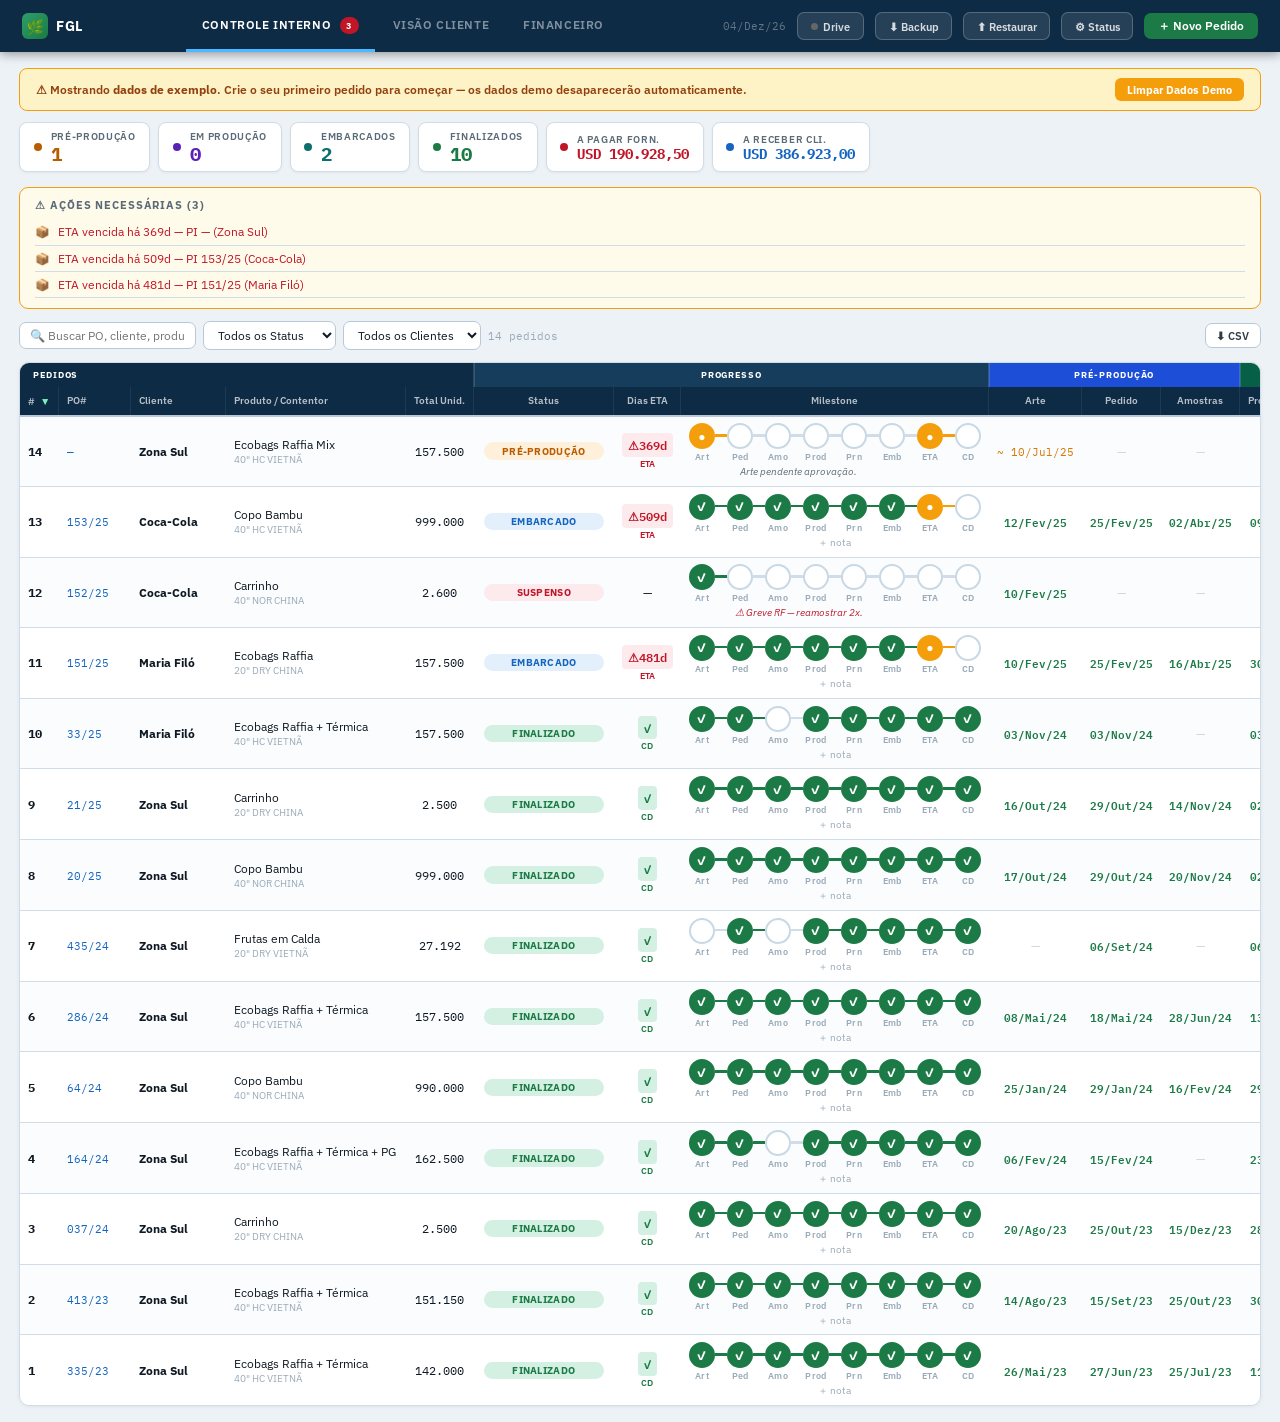
<file: FGL_Tracker_v4.html>
<!DOCTYPE html>
<html lang="pt-BR">
<head>
<meta charset="UTF-8">
<meta name="viewport" content="width=device-width,initial-scale=1">
<title>FGL Tracker 2026</title>
<link href="https://fonts.googleapis.com/css2?family=IBM+Plex+Sans:wght@300;400;500;600;700&family=IBM+Plex+Mono:wght@400;500;600&display=swap" rel="stylesheet">
<script src="https://accounts.google.com/gsi/client" async defer></script>
<style>
:root{
  --ink:#0F1923;--ink2:#2D3A45;--ink3:#5A6A76;--ink4:#9AAAB8;
  --bg:#EDF2F7;--card:#fff;--bdr:#D0DCE8;--bdr2:#B8C8D8;
  --navy:#0D2B45;--blue:#1565C0;--ltblue:#E3F0FC;
  --green:#1B7A45;--ltgrn:#D4F0E3;
  --amber:#B85C00;--ltamb:#FEF0DB;
  --red:#C01628;--ltred:#FCEAED;
  --grey:#5A6A76;--ltgry:#EDF1F4;
  --purple:#5B21B6;--ltpur:#EDE9FE;
  --teal:#0D6E6E;--ltteal:#CCEFEF;
  --pre:#1D4ED8;--prod:#065F46;--del:#7C3400;
}
*{box-sizing:border-box;margin:0;padding:0}
body{font-family:'IBM Plex Sans',sans-serif;background:var(--bg);color:var(--ink);font-size:13px}
header{background:var(--navy);height:52px;display:flex;align-items:center;justify-content:space-between;padding:0 1.4rem;position:sticky;top:0;z-index:300;box-shadow:0 2px 10px rgba(0,0,0,.4)}
.logo{display:flex;align-items:center;gap:.5rem;color:#fff;font-weight:700;font-size:.86rem;letter-spacing:.03em}
.logo-i{width:26px;height:26px;background:linear-gradient(135deg,#2E9E6A,#1A7A45);border-radius:6px;display:flex;align-items:center;justify-content:center;font-size:.9rem}
.tabs{display:flex;gap:2px;height:100%}
.tab{background:none;border:none;color:rgba(255,255,255,.48);font-family:'IBM Plex Sans';font-size:.73rem;font-weight:600;letter-spacing:.05em;text-transform:uppercase;padding:0 1rem;height:100%;cursor:pointer;border-bottom:3px solid transparent;transition:all .15s}
.tab:hover{color:rgba(255,255,255,.82)}.tab.active{color:#fff;border-bottom-color:#4DB8FF}
.hdr-r{display:flex;align-items:center;gap:.7rem}
.hdr-d{font-size:.68rem;color:rgba(255,255,255,.35);font-family:'IBM Plex Mono'}
.btn-add{background:var(--green);color:#fff;border:none;font-family:'IBM Plex Sans';font-weight:600;font-size:.72rem;padding:.34rem .85rem;border-radius:7px;cursor:pointer;transition:background .15s}
.btn-add:hover{background:#145F32}
.btn-bkp{background:rgba(255,255,255,.1);color:rgba(255,255,255,.82);border:1.5px solid rgba(255,255,255,.22);font-family:'IBM Plex Sans';font-weight:600;font-size:.71rem;padding:.32rem .78rem;border-radius:7px;cursor:pointer;transition:all .15s;display:inline-flex;align-items:center}
.btn-bkp:hover{background:rgba(255,255,255,.2);border-color:rgba(255,255,255,.45);color:#fff}
main{max-width:2400px;margin:0 auto;padding:1rem 1.2rem}
.view{display:none}.view.active{display:block}
.sbar{display:flex;gap:.5rem;margin-bottom:.95rem;flex-wrap:wrap}
.sc{background:var(--card);border:1px solid var(--bdr);border-radius:8px;padding:.42rem .85rem;display:flex;align-items:center;gap:.55rem;box-shadow:0 1px 3px rgba(0,0,0,.05)}
.sdot{width:8px;height:8px;border-radius:50%;flex-shrink:0}
.slbl{font-size:.6rem;font-weight:600;color:var(--ink3);text-transform:uppercase;letter-spacing:.07em;margin-bottom:.12rem}
.sval{font-size:1.18rem;font-weight:700;line-height:1;font-family:'IBM Plex Mono'}
.tb{display:flex;gap:.45rem;margin-bottom:.75rem;align-items:center;flex-wrap:wrap}
.tb input,.tb select{font-family:'IBM Plex Sans';font-size:.76rem;border:1.5px solid var(--bdr2);border-radius:7px;padding:.3rem .62rem;background:var(--card);color:var(--ink);outline:none;transition:border-color .15s}
.tb input:focus,.tb select:focus{border-color:var(--blue)}
.finfo{font-size:.67rem;color:var(--ink4);font-family:'IBM Plex Mono'}
.ml{margin-left:auto;display:flex;gap:.4rem}
.bsm{background:var(--card);border:1.5px solid var(--bdr2);color:var(--ink2);font-family:'IBM Plex Sans';font-size:.7rem;font-weight:600;padding:.28rem .65rem;border-radius:7px;cursor:pointer;transition:all .15s}
.bsm:hover{border-color:var(--blue);color:var(--blue)}
.bsm.d{color:var(--red)}.bsm.d:hover{background:var(--ltred);border-color:var(--red)}
tr .del-row{opacity:0;transition:opacity .15s}
tr:hover .del-row{opacity:1}
.tw{background:var(--card);border:1px solid var(--bdr);border-radius:10px;overflow-x:auto;box-shadow:0 1px 4px rgba(0,0,0,.06)}
table{width:100%;border-collapse:collapse;font-size:11.5px}
thead .grp th{font-size:.57rem;font-weight:700;letter-spacing:.1em;text-transform:uppercase;color:#fff;padding:.38rem .5rem;text-align:center;border-right:2px solid rgba(255,255,255,.14)}
thead .ch th{background:var(--navy);color:rgba(255,255,255,.7);font-size:.62rem;font-weight:600;padding:.42rem .5rem;text-align:center;white-space:nowrap;border-right:1px solid rgba(255,255,255,.07);border-bottom:2px solid var(--bdr2)}
thead .ch th.L{text-align:left}
tbody tr{border-bottom:1px solid var(--bdr);transition:background .1s}
tbody tr:last-child{border-bottom:none}
tbody tr:hover{background:#F4F8FC}
tbody tr.alt{background:#FAFCFE}tbody tr.alt:hover{background:#EEF4FB}
td{padding:.43rem .5rem;vertical-align:middle;text-align:center;white-space:nowrap}
td.L{text-align:left}td.W{white-space:normal}
td.ec:hover{background:#EEF5FF !important;outline:1.5px solid #B0D0F0;outline-offset:-1px;border-radius:3px;cursor:pointer}
.pill{display:inline-block;padding:.14rem .52rem;border-radius:999px;font-size:.62rem;font-weight:700;letter-spacing:.03em;white-space:nowrap}
.pg{background:var(--ltgrn);color:var(--green)}.pb{background:var(--ltblue);color:var(--blue)}
.pa{background:var(--ltamb);color:var(--amber)}.pr{background:var(--ltred);color:var(--red)}
.pgr{background:var(--ltgry);color:var(--grey)}.pp{background:var(--ltpur);color:var(--purple)}
.pt{background:var(--ltteal);color:var(--teal)}
.ssel{appearance:none;-webkit-appearance:none;background:transparent;border:none;font-family:'IBM Plex Sans';font-size:.62rem;font-weight:700;cursor:pointer;padding:.14rem .52rem;border-radius:999px;outline:none;letter-spacing:.03em;width:100%;min-width:120px}
.ms{display:flex;align-items:flex-start;white-space:nowrap}
.mst{display:flex;flex-direction:column;align-items:center;gap:2px}
.mc{width:26px;height:26px;border-radius:50%;display:flex;align-items:center;justify-content:center;font-size:.76rem;font-weight:700;border:2.5px solid;cursor:pointer;transition:transform .12s;z-index:1}
.mc:hover{transform:scale(1.14)}
.mc.done{background:var(--green);border-color:var(--green);color:#fff}
.mc.est{background:#F59E0B;border-color:#F59E0B;color:#fff}
.mc.pending{background:#fff;border-color:#C8D8E4;color:#C8D8E4}
.ml2{width:12px;height:2.5px;align-self:flex-start;margin-top:11px;flex-shrink:0}
.ml2.done{background:var(--green)}.ml2.est{background:#F59E0B}.ml2.pending{background:#D0DCE8}
.mlbl{font-size:.54rem;color:var(--ink4);font-weight:600;letter-spacing:.03em;text-align:center}
.dok{color:var(--green);font-weight:600;font-family:'IBM Plex Mono';font-size:.68rem}
.dest{color:#D97706;font-family:'IBM Plex Mono';font-size:.68rem}
.dest::before{content:"~ "}
.dnil{color:#C8D8E4}
.dg{font-family:'IBM Plex Mono';font-size:.72rem;font-weight:600;color:var(--green);background:var(--ltgrn);padding:.12rem .38rem;border-radius:4px}
.dw{font-family:'IBM Plex Mono';font-size:.72rem;font-weight:600;color:var(--amber);background:var(--ltamb);padding:.12rem .38rem;border-radius:4px}
.dr{font-family:'IBM Plex Mono';font-size:.72rem;font-weight:600;color:var(--red);background:var(--ltred);padding:.12rem .38rem;border-radius:4px}
.mono{font-family:'IBM Plex Mono';font-size:.72rem}
.mpos{color:var(--green);font-weight:600}.mneg{color:var(--red);font-weight:600}
.ppw{display:flex;align-items:center;gap:.38rem}
.ppb{flex:1;height:6px;background:var(--ltgry);border-radius:3px;overflow:hidden;min-width:42px}
.ppf{height:100%;border-radius:3px}
.ppct{font-family:'IBM Plex Mono';font-size:.65rem;font-weight:600;color:var(--ink3);min-width:24px}
.sh{font-size:.6rem;font-weight:700;text-transform:uppercase;letter-spacing:.1em;color:var(--ink4);margin-bottom:.6rem;display:flex;align-items:center;gap:.5rem}
.sh::after{content:'';flex:1;height:1px;background:var(--bdr)}
.ovl{position:fixed;inset:0;background:rgba(10,18,28,.65);z-index:500;display:flex;align-items:center;justify-content:center;opacity:0;pointer-events:none;transition:opacity .2s}
.ovl.open{opacity:1;pointer-events:all}
.modal{background:var(--card);border-radius:12px;width:820px;max-width:96vw;max-height:92vh;overflow-y:auto;box-shadow:0 28px 70px rgba(0,0,0,.4);transform:translateY(12px);transition:transform .2s}
.ovl.open .modal{transform:translateY(0)}
.mhdr{background:var(--navy);padding:.88rem 1.3rem;border-radius:12px 12px 0 0;display:flex;justify-content:space-between;align-items:center;position:sticky;top:0;z-index:2}
.mhdr h2{color:#fff;font-size:.88rem;font-weight:700}
.mcls{background:none;border:none;color:rgba(255,255,255,.45);font-size:1.05rem;cursor:pointer;padding:.18rem .4rem;border-radius:4px}
.mcls:hover{color:#fff}
.mbody{padding:1.15rem}
.fsep{font-size:.6rem;font-weight:700;text-transform:uppercase;letter-spacing:.09em;color:#fff;padding:.3rem .6rem;background:var(--navy);border-radius:5px;margin:.55rem 0 .35rem;grid-column:1/-1}
.fg{display:grid;grid-template-columns:1fr 1fr;gap:.75rem}
.ff{display:flex;flex-direction:column;gap:.22rem}
.ff.full{grid-column:1/-1}
.ff label{font-size:.6rem;font-weight:700;text-transform:uppercase;letter-spacing:.07em;color:var(--ink3)}
.ff input,.ff select,.ff textarea{border:1.5px solid var(--bdr2);border-radius:6px;padding:.38rem .62rem;font-family:'IBM Plex Sans';font-size:.8rem;color:var(--ink);background:#FAFCFE;outline:none;transition:border-color .15s}
.ff input:focus,.ff select:focus,.ff textarea:focus{border-color:var(--blue);background:#fff}
.ff textarea{resize:vertical;min-height:46px}
.brow{display:flex;gap:.5rem;justify-content:flex-end;padding-top:.8rem;border-top:1px solid var(--bdr);margin-top:.32rem}
.btn{font-family:'IBM Plex Sans';font-weight:600;font-size:.77rem;padding:.38rem 1rem;border-radius:7px;border:none;cursor:pointer;transition:all .15s}
.btnp{background:var(--blue);color:#fff}.btnp:hover{background:#1050A0}
.btns{background:var(--ltgry);color:var(--ink2)}.btns:hover{background:var(--bdr)}
.epop{position:fixed;z-index:800;background:var(--card);border:1.5px solid var(--blue);border-radius:10px;padding:.75rem .95rem;box-shadow:0 8px 28px rgba(0,0,0,.22);width:290px;display:none}
.epop h4{font-size:.67rem;font-weight:700;color:var(--blue);text-transform:uppercase;letter-spacing:.06em;margin-bottom:.45rem}
.epop label{font-size:.6rem;font-weight:700;color:var(--ink3);text-transform:uppercase;letter-spacing:.06em;display:block;margin-bottom:.18rem}
.epop input,.epop select,.epop textarea{width:100%;border:1.5px solid var(--bdr2);border-radius:6px;padding:.34rem .58rem;font-family:'IBM Plex Sans';font-size:.79rem;color:var(--ink);background:#FAFCFE;outline:none;margin-bottom:.4rem}
.epop input:focus,.epop select:focus{border-color:var(--blue)}
.epop .chkrow{display:flex;align-items:center;gap:.38rem;font-size:.77rem;margin-bottom:.45rem;cursor:pointer}
.epop .chkrow input{width:14px;height:14px;accent-color:var(--blue);cursor:pointer;flex-shrink:0}
.epop-btns{display:flex;gap:.35rem}
.epop-btns button{flex:1;font-family:'IBM Plex Sans';font-weight:600;font-size:.74rem;padding:.32rem;border-radius:6px;border:none;cursor:pointer}
.esave{background:var(--blue);color:#fff}.esave:hover{background:#1050A0}
.ecancel{background:var(--ltgry);color:var(--ink2)}.ecancel:hover{background:var(--bdr2)}
.eclear{background:var(--ltred);color:var(--red);font-size:.68rem !important}.eclear:hover{background:#fbd0d5}
.lf{background:var(--ltblue);border:1.5px solid #B0D4F4;border-radius:9px;padding:.75rem .9rem;margin-bottom:.9rem}
.lf.grn{background:#F0FAF5;border-color:#A8D8C0}
.lfg{display:flex;flex-wrap:wrap;gap:.45rem;align-items:flex-end}
.lfg .ff{min-width:110px;flex:1}
.lbtn{background:var(--blue);color:#fff;border:none;font-family:'IBM Plex Sans';font-weight:700;font-size:.74rem;padding:.38rem .85rem;border-radius:7px;cursor:pointer;height:33px;white-space:nowrap;flex-shrink:0}
.lbtn:hover{background:#1050A0}
.lbtn.grn{background:var(--green)}.lbtn.grn:hover{background:#145F32}
.prodrow{display:flex;align-items:center;gap:.35rem;margin-bottom:.28rem;background:#F4F8FC;border:1px solid var(--bdr);border-radius:6px;padding:.32rem .55rem}
.prodrow input{flex:1;border:1.5px solid var(--bdr2);border-radius:5px;padding:.26rem .42rem;font-family:'IBM Plex Mono';font-size:.75rem;outline:none;min-width:0;background:#fff}
.prodrow input:focus{border-color:var(--blue)}
.prodrow .plbl{font-size:.58rem;color:var(--ink4);font-weight:600;text-transform:uppercase;letter-spacing:.05em;white-space:nowrap;flex-shrink:0}
.prodrow .rm{background:none;border:none;color:var(--red);cursor:pointer;font-size:.88rem;padding:0 .18rem;flex-shrink:0}
.addup{background:none;border:1.5px dashed var(--bdr2);color:var(--ink3);font-size:.7rem;padding:.22rem .55rem;border-radius:5px;cursor:pointer;width:100%;margin-bottom:.35rem}
.addup:hover{border-color:var(--blue);color:var(--blue)}
.preview-box{background:var(--ltblue);border:1.5px solid #B0D4F4;border-radius:8px;padding:.65rem .9rem;font-size:.75rem;grid-column:1/-1;display:none}
.fin-2col{display:grid;grid-template-columns:1fr 1fr;gap:1.2rem;margin-top:1.2rem}
.toast{position:fixed;bottom:1.3rem;right:1.3rem;background:var(--green);color:#fff;padding:.5rem .9rem;border-radius:8px;font-weight:600;font-size:.76rem;z-index:900;opacity:0;transform:translateY(8px);transition:all .22s;pointer-events:none}
.toast.show{opacity:1;transform:translateY(0)}
th.sortable{cursor:pointer;user-select:none;white-space:nowrap}
th.sortable:hover{background:rgba(255,255,255,.12)!important}
th.sortable .si{display:inline-block;margin-left:.3rem;opacity:.4;font-size:.65rem}
th.sortable.asc .si::after{content:'▲'}th.sortable.desc .si::after{content:'▼'}
th.sortable.asc .si,th.sortable.desc .si{opacity:1;color:#7DF0C0}
</style>
</head>
<body>
<header>
  <div class="logo"><div class="logo-i">🌿</div>FGL</div>
  <div class="tabs">
    <button class="tab active" onclick="showTab('internal')">Controle Interno</button>
    <button class="tab" onclick="showTab('client')">Visão Cliente</button>
    <button class="tab" onclick="showTab('financeiro')" id="tab-fin">Financeiro</button>
  </div>
  <div class="hdr-r">
    <span class="hdr-d" id="hdr-date"></span>
    <button id="btn-drive" class="btn-bkp" onclick="driveConnect()" title="Conectar Google Drive" style="display:flex;align-items:center;gap:.35rem">
      <span id="drive-dot" style="width:7px;height:7px;border-radius:50%;background:#666;flex-shrink:0"></span>
      <span id="drive-lbl">Drive</span>
    </button>
    <button class="btn-bkp" onclick="exportBackup()">⬇ Backup</button>
    <label class="btn-bkp" style="cursor:pointer">⬆ Restaurar<input type="file" accept=".json" id="restore-input" style="display:none" onchange="importBackup(event)"></label>
    <button class="btn-bkp" onclick="openStatusModal()">⚙ Status</button><button class="btn-add" onclick="openOrderModal(null)">＋ Novo Pedido</button>
  </div>
</header>
<main>

<!-- ═══ CONTROLE INTERNO ═══ -->
<div id="view-internal" class="view active">
  <div id="demo-banner" style="display:none;background:#FEF3C7;border:1.5px solid #F59E0B;border-radius:8px;padding:.55rem 1rem;margin-bottom:.7rem;display:flex;align-items:center;justify-content:space-between;gap:1rem">
    <span style="font-size:.74rem;color:#92400E;font-weight:600">⚠ Mostrando <b>dados de exemplo</b>. Crie o seu primeiro pedido para começar — os dados demo desaparecerão automaticamente.</span>
    <button onclick="clearDemoData()" style="background:#F59E0B;color:#fff;border:none;font-family:'IBM Plex Sans';font-weight:700;font-size:.7rem;padding:.3rem .75rem;border-radius:6px;cursor:pointer;white-space:nowrap;flex-shrink:0">Limpar Dados Demo</button>
  </div>
  <div class="sbar" id="int-sum"></div>
  <div id="int-alerts" style="display:none;background:#FFFBEB;border:1.5px solid #F59E0B;border-radius:9px;padding:.65rem .95rem;margin-bottom:.75rem"></div>
  <div class="tb">
    <input id="int-q" placeholder="🔍 Buscar PO, cliente, produto…" oninput="renderInternal()">
    <select id="int-st" onchange="renderInternal()">
      <option value="">Todos os Status</option>
      <option>PRÉ-PRODUÇÃO</option><option>EM PRODUÇÃO</option>
      <option>EMBARCADO</option><option>FINALIZADO</option><option>SUSPENSO</option>
    </select>
    <select id="int-cl" onchange="renderInternal()">
      <option value="">Todos os Clientes</option>
    </select>
    <span class="finfo" id="int-cnt"></span>
    <div class="ml"><button class="bsm" onclick="exportCSV()">⬇ CSV</button></div>
  </div>
  <div class="tw">
    <table id="int-tbl">
      <thead>
        <tr class="grp">
          <th colspan="5" style="background:var(--navy);text-align:left;padding-left:.8rem">PEDIDOS</th>
          <th colspan="3" style="background:#163D5C">PROGRESSO</th>
          <th colspan="3" style="background:var(--pre)">PRÉ-PRODUÇÃO</th>
          <th colspan="2" style="background:var(--prod)">PRODUÇÃO</th>
          <th colspan="3" style="background:var(--del)">ENTREGA</th>
        </tr>
        <tr class="ch">
          <th class="L sortable" style="min-width:28px" onclick="sortOrd('num')">#<span class="si"></span></th>
          <th class="L" style="min-width:72px">PO#</th>
          <th class="L" style="min-width:95px">Cliente</th>
          <th class="L" style="min-width:180px">Produto / Contentor</th>
          <th style="min-width:68px">Total Unid.</th>
          <th style="min-width:140px">Status</th>
          <th style="min-width:58px">Dias ETA</th>
          <th style="min-width:238px">Milestone</th>
          <th style="min-width:74px">Arte</th>
          <th style="min-width:74px">Pedido</th>
          <th style="min-width:74px">Amostras</th>
          <th style="min-width:74px">Prod. Lançada</th>
          <th style="min-width:74px">Prontidão</th>
          <th style="min-width:74px">Embarque</th>
          <th style="min-width:74px">ETA Brasil</th>
          <th style="min-width:74px">Entrada CD</th>
          <th></th>
        </tr>
      </thead>
      <tbody id="int-body"></tbody>
    </table>
  </div>
</div>

<!-- ═══ VISÃO CLIENTE ═══ -->
<div id="view-client" class="view">
  <div class="tb">
    <input id="cli-q" placeholder="🔍 Buscar PO, produto…" oninput="renderClient()">
    <select id="cli-st" onchange="renderClient()">
      <option value="">Todos os Status</option>
      <option>PRÉ-PRODUÇÃO</option><option>EM PRODUÇÃO</option>
      <option>EMBARCADO</option><option>FINALIZADO</option><option>SUSPENSO</option>
    </select>
    <select id="cli-cl" onchange="renderClient()">
      <option value="">Todos os Clientes</option>
    </select>
    <span class="finfo" id="cli-cnt"></span>
    <div class="ml"><button class="bsm" onclick="exportClientCSV()">⬇ CSV</button></div>
  </div>
  <div class="tw">
    <table>
      <thead>
        <tr class="ch">
          <th class="L" style="min-width:28px">#</th>
          <th class="L" style="min-width:72px">PO#</th>
          <th class="L" style="min-width:90px">Cliente</th>
          <th class="L" style="min-width:175px">Produto / Contentor</th>
          <th style="min-width:68px">Unidades</th>
          <th style="min-width:130px">Status</th>
          <th style="min-width:230px">Milestone</th>
          <th style="min-width:110px">ETA / Entrada CD</th>
          <th class="L" style="min-width:185px">Próxima Ação</th>
        </tr>
      </thead>
      <tbody id="cli-body"></tbody>
    </table>
  </div>
</div>

<!-- ═══ FINANCEIRO ═══ -->
<div id="view-financeiro" class="view">
  <div class="sbar" id="fin-sum"></div>

  <!-- Pedidos Ativos -->
  <div style="display:flex;align-items:center;gap:.7rem;margin-bottom:.55rem">
    <div class="sh" style="margin-bottom:0;flex:1">Pedidos Ativos</div>
  </div>
  <div class="tb">
    <input id="fin-q" placeholder="🔍 PI, PO…" oninput="renderFinanceiro()" style="width:120px;min-width:80px">
    <select id="fin-st" onchange="renderFinanceiro()">
      <option value="">Todos Status</option>
    </select>
    <select id="fin-sup" onchange="renderFinanceiro()"><option value="">Todos Fornecedores</option></select>
    <select id="fin-cl" onchange="renderFinanceiro()"><option value="">Todos Clientes</option></select>
    <span class="finfo" id="fin-cnt"></span>
  </div>
  <div class="tw" style="margin-bottom:1.4rem">
    <table>
      <thead>
        <tr class="grp">
          <th colspan="7" style="background:#0D2B45">IDENTIFICAÇÃO</th>
          <th colspan="2" style="background:#0D3A7A">COMPRA</th>
          <th colspan="2" style="background:#1B5E3A">VENDA</th>
          <th colspan="1" style="background:#5B21B6">MARGEM</th>
          <th style="background:#111827"></th>
        </tr>
        <tr class="ch">
          <th style="width:28px;background:#0D2B45"></th>
          <th class="L sortable" style="min-width:80px;background:#0D2B45" onclick="sortPay('pi')">PI / PO<span class="si"></span></th>
          <th class="L sortable" style="min-width:80px;background:#0D2B45" onclick="sortPay('supplier')">Fornecedor<span class="si"></span></th>
          <th class="L sortable" style="min-width:70px;background:#0D2B45" onclick="sortPay('client')">Cliente<span class="si"></span></th>
          <th class="sortable" style="min-width:105px;background:#0D2B45" onclick="sortPay('status')">Status<span class="si"></span></th>
          <th class="sortable" style="min-width:80px;background:#0D2B45" onclick="sortPay('etd')">ETD / ETA<span class="si"></span></th>
          <th style="min-width:48px;background:#0D2B45">Qtd.</th>
          <th class="sortable" style="min-width:85px;background:#0D3A7A" onclick="sortPay('totalfull')">Total<span class="si"></span></th>
          <th style="min-width:58px;background:#0D3A7A">% Pago</th>
          <th class="sortable" style="min-width:85px;background:#1B5E3A" onclick="sortPay('venda')">Total<span class="si"></span></th>
          <th style="min-width:58px;background:#1B5E3A">% Receb.</th>
          <th class="sortable" style="min-width:80px;background:#5B21B6" onclick="sortPay('margem')">Margem<span class="si"></span></th>
          <th style="background:#111827;width:28px"></th>
        </tr>
      </thead>
      <tbody id="fin-body"></tbody>
      <tfoot id="fin-foot"></tfoot>
    </table>
  </div>

  <!-- Lançamentos lado a lado -->
  <div class="fin-2col">
    <!-- PAGAMENTOS -->
    <div>
      <div class="sh">Lançar Pagamento ao Fornecedor</div>
      <div class="lf">
        <div class="lfg">
          <div class="ff"><label>Data</label><input type="text" id="l-date" placeholder="15/01/26" autocomplete="off"></div>
          <div class="ff"><label>Valor USD</label><input type="number" id="l-amt" placeholder="0.00" step="0.01" onblur="this.value=this.value?parseFloat(this.value).toFixed(2):''"></div>
          <div class="ff"><label>PI</label><select id="l-pi" onchange="onPiChange()"><option value="">— PI —</option></select></div>
          <div class="ff"><label>Fornecedor</label><input id="l-sup" readonly style="background:#F0F7FF;cursor:not-allowed"></div>
          <div class="ff"><label>Referência</label><input id="l-ref" placeholder="30% FC…"></div>
          <div class="ff"><label>Notas</label><input id="l-notes" placeholder="Notas…"></div>
          <button class="lbtn" onclick="addLedger()">＋ Lançar</button>
        </div>
      </div>
      <div class="tb" style="margin-bottom:.6rem">
        <input id="led-q" placeholder="🔍" oninput="renderFinanceiro()" style="width:72px;min-width:60px">
        <select id="led-sup-f" onchange="renderFinanceiro()"><option value="">Todos Fornecedores</option></select>
        <select id="led-pi-f" onchange="renderFinanceiro()"><option value="">Todos PI</option></select>
        <input id="led-from" type="date" oninput="renderFinanceiro()">
        <span style="font-size:.72rem;color:var(--ink4)">até</span>
        <input id="led-to" type="date" oninput="renderFinanceiro()">
        <span class="finfo" id="led-cnt"></span>
      </div>
      <div id="led-tots" style="display:flex;gap:.5rem;margin-bottom:.5rem;flex-wrap:wrap"></div>
      <div class="tw">
        <table>
          <thead><tr class="ch">
            <th class="sortable" onclick="sortLed('n')">#<span class="si"></span></th>
            <th class="sortable" onclick="sortLed('date')">Data<span class="si"></span></th>
            <th class="sortable" onclick="sortLed('amount')">Valor USD<span class="si"></span></th>
            <th class="L sortable" onclick="sortLed('pi')">PI<span class="si"></span></th>
            <th class="L sortable" onclick="sortLed('supplier')">Fornecedor<span class="si"></span></th>
            <th class="L">Ref.</th><th class="L">Notas</th><th></th>
          </tr></thead>
          <tbody id="led-body"></tbody>
          <tfoot id="led-foot"></tfoot>
        </table>
      </div>
    </div>

    <!-- RECEBIMENTOS -->
    <div>
      <div class="sh">Lançar Recebimento do Cliente</div>
      <div class="lf grn">
        <div class="lfg">
          <div class="ff"><label>Data</label><input type="text" id="r-date" placeholder="15/01/26" autocomplete="off"></div>
          <div class="ff"><label>Valor USD</label><input type="number" id="r-amt" placeholder="0.00" step="0.01" onblur="this.value=this.value?parseFloat(this.value).toFixed(2):''"></div>
          <div class="ff"><label>PI</label><select id="r-pi" onchange="onRpiChange()"><option value="">— PI —</option></select></div>
          <div class="ff"><label>Cliente</label><input id="r-cli" readonly style="background:#F0FAF5;cursor:not-allowed"></div>
          <div class="ff"><label>Referência</label><input id="r-ref" placeholder="30% FC…"></div>
          <div class="ff"><label>Notas</label><input id="r-notes" placeholder="Notas…"></div>
          <button class="lbtn grn" onclick="addReceipt()">＋ Lançar</button>
        </div>
      </div>
      <div class="tb" style="margin-bottom:.6rem">
        <input id="rec-q" placeholder="🔍" oninput="renderFinanceiro()" style="width:72px;min-width:60px">
        <select id="rec-cli-f" onchange="renderFinanceiro()"><option value="">Todos Clientes</option></select>
        <select id="rec-pi-f" onchange="renderFinanceiro()"><option value="">Todos PI</option></select>
        <input id="rec-from" type="date" oninput="renderFinanceiro()">
        <span style="font-size:.72rem;color:var(--ink4)">até</span>
        <input id="rec-to" type="date" oninput="renderFinanceiro()">
        <span class="finfo" id="rec-cnt"></span>
      </div>
      <div id="rec-tots" style="display:flex;gap:.5rem;margin-bottom:.5rem;flex-wrap:wrap"></div>
      <div class="tw">
        <table>
          <thead><tr class="ch">
            <th class="sortable" onclick="sortRec('n')">#<span class="si"></span></th>
            <th class="sortable" onclick="sortRec('date')">Data<span class="si"></span></th>
            <th class="sortable" onclick="sortRec('amount')">Valor USD<span class="si"></span></th>
            <th class="L sortable" onclick="sortRec('pi')">PI<span class="si"></span></th>
            <th class="L sortable" onclick="sortRec('client')">Cliente<span class="si"></span></th>
            <th class="L">Ref.</th><th class="L">Notas</th><th></th>
          </tr></thead>
          <tbody id="rec-body"></tbody>
          <tfoot id="rec-foot"></tfoot>
        </table>
      </div>
    </div>
  </div>
</div>

</main>

<!-- ═══ MODAL NOVO PEDIDO ═══ -->
<div class="ovl" id="ovl-order" onclick="ovlOut(event,'order')">
  <div class="modal">
    <div class="mhdr"><h2 id="mo-ttl">Novo Pedido</h2><button class="mcls" onclick="closeOvl('order')">✕</button></div>
    <div class="mbody">
      <div class="fg">
        <div class="fsep">Identificação</div>
        <div class="ff"><label>PO#</label><input id="mo-po" placeholder="ex: 015/26"></div>
        <div class="ff"><label>PI (ref. interna)</label><input id="mo-pi" placeholder="ex: 86F"></div>
        <div class="ff"><label>ETD (DD/MM/AA)</label><input id="mo-etd" placeholder="28/05/26"></div>
        <div class="ff"><label>ETA Brasil (DD/MM/AA)</label><input id="mo-eta" placeholder="01/08/26"></div>

        <div class="fsep">Cliente</div>
        <div class="ff"><label>Cliente</label>
          <input id="mo-cl" list="mo-cl-list" placeholder="ex: Zona Sul" autocomplete="off">
          <datalist id="mo-cl-list"></datalist>
        </div>
        <div class="ff"><label>Invoice # Cliente</label><input id="mo-cli-inv" placeholder="ex: FGL2601ZSU"></div>

        <div class="fsep">Fornecedor</div>
        <div class="ff"><label>Fornecedor</label>
          <input id="mo-sup" list="mo-sup-list" placeholder="ex: Thuan" autocomplete="off">
          <datalist id="mo-sup-list"></datalist>
        </div>
        <div class="ff"><label>Invoice # Fornecedor</label><input id="mo-sup-inv" placeholder="ex: TD&FG2601"></div>
        <div class="ff"><label>Contentor</label><input id="mo-cont" placeholder='ex: 40" HC VIETNÃ'></div>

        <div class="fsep">Produtos — Qtd × Preço Fornecedor × Preço Cliente (USD)</div>
        <div class="ff full">
          <div id="mo-prod-rows"></div>
          <button class="addup" onclick="addProdRow()">＋ Adicionar linha de produto</button>
        </div>
        <div class="ff"><label>Plates USD</label><input id="mo-plates" type="number" placeholder="0" step="0.01" oninput="updatePreview()"></div>
        <div class="ff"><label>Sample USD</label><input id="mo-sample" type="number" placeholder="0" step="0.01" oninput="updatePreview()"></div>

        <div class="preview-box" id="mo-preview"></div>

        <div class="fsep">Notas</div>
        <div class="ff full"><textarea id="mo-notes" placeholder="Observações, issues…" rows="2"></textarea></div>
      </div>
      <div class="brow">
        <button class="btn btns" onclick="closeOvl('order')">Cancelar</button>
        <button class="btn btnp" id="mo-btn" onclick="submitOrder()">Criar Pedido</button>
      </div>
    </div>
  </div>
</div>

<!-- INLINE EDIT POPUP -->
<div class="epop" id="epop">
  <h4 id="ep-ttl">Editar</h4>
  <div id="ep-body"></div>
  <div class="epop-btns">
    <button class="eclear" onclick="epClear()">Limpar</button>
    <button class="ecancel" onclick="closeEp()">Cancelar</button>
    <button class="esave" onclick="epSave()">Salvar</button>
  </div>
</div>
<div class="toast" id="toast"></div>

<!-- MODAL: GERENCIAR STATUS -->
<div class="ovl" id="ovl-status" onclick="ovlOut(event,'status')">
  <div class="modal" style="width:860px">
    <div class="mhdr"><h2 id="st-ttl">Gerenciar Status</h2><button class="mcls" onclick="closeOvl('status')">✕</button></div>
    <div class="mbody">
      <div style="display:grid;grid-template-columns:1fr 1fr 1fr;gap:1.2rem">
        <!-- Status -->
        <div>
          <div class="sh">Status — Pedidos</div>
          <div id="st-int-list" style="margin-bottom:.6rem"></div>
          <div style="display:flex;gap:.4rem">
            <input id="st-int-new" placeholder="Novo status…" style="flex:1;border:1.5px solid var(--bdr2);border-radius:6px;padding:.3rem .5rem;font-family:'IBM Plex Sans';font-size:.78rem">
            <button class="lbtn" style="height:32px" onclick="addStatus()">＋</button>
          </div>
        </div>
        <!-- Clientes -->
        <div>
          <div class="sh">Clientes</div>
          <div id="st-cli-list" style="margin-bottom:.6rem"></div>
          <div style="display:flex;gap:.4rem">
            <input id="st-cli-new" placeholder="Novo cliente…" style="flex:1;border:1.5px solid var(--bdr2);border-radius:6px;padding:.3rem .5rem;font-family:'IBM Plex Sans';font-size:.78rem">
            <button class="lbtn" style="height:32px" onclick="addMestre('cli')">＋</button>
          </div>
        </div>
        <!-- Fornecedores -->
        <div>
          <div class="sh">Fornecedores</div>
          <div id="st-forn-list" style="margin-bottom:.6rem"></div>
          <div style="display:flex;gap:.4rem">
            <input id="st-forn-new" placeholder="Novo fornecedor…" style="flex:1;border:1.5px solid var(--bdr2);border-radius:6px;padding:.3rem .5rem;font-family:'IBM Plex Sans';font-size:.78rem">
            <button class="lbtn" style="height:32px" onclick="addMestre('forn')">＋</button>
          </div>
        </div>
      </div>
      <div class="brow">
        <button class="btn btns" onclick="closeOvl('status')">Fechar</button>
      </div>
    </div>
  </div>
</div>

<!-- MODAL: EDITAR QTD / PREÇOS -->
<div class="ovl" id="ovl-prices" onclick="ovlOut(event,'prices')">
  <div class="modal" style="width:640px">
    <div class="mhdr">
      <h2 id="pr-ttl">Editar Qtd / Preços</h2>
      <button class="mcls" onclick="closeOvl('prices')">✕</button>
    </div>
    <div class="mbody">
      <div style="display:grid;grid-template-columns:1fr 1fr;gap:.75rem;margin-bottom:.6rem">
        <div style="font-size:.72rem;color:var(--ink3)"><b>PI:</b> <span id="pr-pi-lbl" style="color:var(--blue);font-family:'IBM Plex Mono'"></span></div>
        <div style="font-size:.72rem;color:var(--ink3)"><b>Fornecedor:</b> <span id="pr-sup-lbl"></span></div>
      </div>
      <!-- Linhas de produto -->
      <div style="display:grid;grid-template-columns:2fr 1fr 1fr 1fr auto;gap:.3rem;margin-bottom:.3rem">
        <span style="font-size:.6rem;font-weight:700;color:var(--ink3);text-transform:uppercase;letter-spacing:.06em">Descrição</span>
        <span style="font-size:.6rem;font-weight:700;color:var(--ink3);text-transform:uppercase;letter-spacing:.06em">Qtd</span>
        <span style="font-size:.6rem;font-weight:700;color:var(--red);text-transform:uppercase;letter-spacing:.06em">Preço Forn.</span>
        <span style="font-size:.6rem;font-weight:700;color:var(--teal);text-transform:uppercase;letter-spacing:.06em">Preço Cliente</span>
        <span></span>
      </div>
      <div id="pr-rows"></div>
      <button class="addup" onclick="addPriceRow()">＋ Adicionar linha</button>
      <!-- Extras -->
      <div style="display:grid;grid-template-columns:1fr 1fr;gap:.75rem;margin-top:.6rem">
        <div class="ff"><label>Plates USD (custo forn.)</label><input id="pr-plates" type="number" placeholder="0" step="0.01" oninput="updatePricePreview()"></div>
        <div class="ff"><label>Sample USD (custo forn.)</label><input id="pr-sample" type="number" placeholder="0" step="0.01" oninput="updatePricePreview()"></div>
      </div>
      <!-- Preview -->
      <div id="pr-preview" style="display:none;background:var(--ltblue);border:1.5px solid #B0D4F4;border-radius:8px;padding:.6rem .9rem;font-size:.75rem;margin-top:.65rem;color:var(--blue)"></div>
      <div class="brow">
        <button class="btn btns" onclick="closeOvl('prices')">Cancelar</button>
        <button class="btn btnp" onclick="savePrices()">Salvar Alterações</button>
      </div>
    </div>
  </div>
</div>
<script>
/* ══════════════════════════════════════
   STORAGE
══════════════════════════════════════ */
const SK='fgl8_';
const ld=(k,d)=>{try{const s=localStorage.getItem(SK+k);return s?JSON.parse(s):d}catch{return d}};
const sv=(k,v)=>{try{localStorage.setItem(SK+k,JSON.stringify(v))}catch{}};

/* ══════════════════════════════════════
   DATE UTILS
══════════════════════════════════════ */
const MO=['Jan','Fev','Mar','Abr','Mai','Jun','Jul','Ago','Set','Out','Nov','Dez'];
function normDate(v){
  if(!v||v==='—')return null; v=v.trim();
  if(/^\d{1,2}\/[A-Za-z]{3}\/\d{2}$/.test(v)){const p=v.split('/');const mc=p[1].charAt(0).toUpperCase()+p[1].slice(1,3).toLowerCase();return`${p[0].padStart(2,'0')}/${mc}/${p[2]}`;}
  v=v.replace(/-/g,'/');
  const p=v.split('/');if(p.length!==3)return null;
  if(/^\d{1,2}$/.test(p[1])){const mi=parseInt(p[1],10)-1;if(mi>=0&&mi<=11){const yy=p[2].length===4?p[2].slice(2):p[2];return`${p[0].padStart(2,'0')}/${MO[mi]}/${yy}`;}}
  const mc=p[1].charAt(0).toUpperCase()+p[1].slice(1,3).toLowerCase();
  if(MO.includes(mc))return`${p[0].padStart(2,'0')}/${mc}/${p[2].slice(-2)}`;
  return null;
}
function mkD(v,est=false){return{v:normDate(typeof v==='string'?v:null),est:!!est}}
function todayDisp(){const d=new Date();return`${String(d.getDate()).padStart(2,'0')}/${MO[d.getMonth()]}/${String(d.getFullYear()).slice(2)}`}
function dispToISO(s){if(!s)return'';const p=s.split('/');if(p.length!==3)return'';const mi=MO.indexOf(p[1]);if(mi<0)return'';return`20${p[2]}-${String(mi+1).padStart(2,'0')}-${p[0].padStart(2,'0')}`;}
function isoToDisp(iso){if(!iso||!iso.includes('-'))return'';const d=new Date(iso+'T00:00');if(isNaN(d))return'';return`${String(d.getDate()).padStart(2,'0')}/${MO[d.getMonth()]}/${String(d.getFullYear()).slice(2)}`;}
function esc(s){return String(s==null?'':s).replace(/&/g,'&amp;').replace(/</g,'&lt;').replace(/>/g,'&gt;').replace(/"/g,'&quot;');}
function daysUntil(disp){const iso=dispToISO(disp);if(!iso)return null;return Math.round((new Date(iso+'T00:00')-new Date().setHours(0,0,0,0))/864e5);}

/* ══════════════════════════════════════
   DEFAULT DATA
══════════════════════════════════════ */
const ORDERS_DEF=[
  {num:14,po:'—',pi:'',client:'Zona Sul',supplier:'',container:'40" HC VIETNÃ',status:'PRÉ-PRODUÇÃO',total:157500,product:'Ecobags Raffia Mix',dates:[mkD('10/Jul/25',true),mkD(null,true),mkD(null,true),mkD(null,true),mkD(null,true),mkD(null,true),mkD('30/Nov/25',true),mkD(null)],notes:'Arte pendente aprovação.'},
  {num:13,po:'153/25',pi:'',client:'Coca-Cola',supplier:'',container:'40" HC VIETNÃ',status:'EMBARCADO',total:999000,product:'Copo Bambu',dates:[mkD('12/Fev/25'),mkD('25/Fev/25'),mkD('02/Abr/25'),mkD('09/Abr/25'),mkD('28/Mai/25'),mkD('07/Jun/25'),mkD('13/Jul/25',true),mkD(null)],notes:''},
  {num:12,po:'152/25',pi:'',client:'Coca-Cola',supplier:'',container:'40" NOR CHINA',status:'SUSPENSO',total:2600,product:'Carrinho',dates:[mkD('10/Fev/25'),mkD(null),mkD(null),mkD(null),mkD(null),mkD(null),mkD(null),mkD(null)],notes:'⚠ Greve RF — reamostrar 2x.'},
  {num:11,po:'151/25',pi:'',client:'Maria Filó',supplier:'',container:'20" DRY CHINA',status:'EMBARCADO',total:157500,product:'Ecobags Raffia',dates:[mkD('10/Fev/25'),mkD('25/Fev/25'),mkD('16/Abr/25'),mkD('30/Abr/25'),mkD('18/Jun/25'),mkD('20/Jun/25'),mkD('10/Ago/25',true),mkD(null)],notes:''},
  {num:10,po:'33/25',pi:'',client:'Maria Filó',supplier:'',container:'40" HC VIETNÃ',status:'FINALIZADO',total:157500,product:'Ecobags Raffia + Térmica',dates:[mkD('03/Nov/24'),mkD('03/Nov/24'),mkD(null),mkD('03/Nov/24'),mkD('10/Jan/25'),mkD('20/Jan/25'),mkD('03/Mar/25'),mkD('05/Mar/25')],notes:''},
  {num:9,po:'21/25',pi:'',client:'Zona Sul',supplier:'',container:'20" DRY CHINA',status:'FINALIZADO',total:2500,product:'Carrinho',dates:[mkD('16/Out/24'),mkD('29/Out/24'),mkD('14/Nov/24'),mkD('02/Dez/24'),mkD('23/Dez/24'),mkD('04/Jan/25'),mkD('28/Jan/25'),mkD('05/Fev/25')],notes:''},
  {num:8,po:'20/25',pi:'',client:'Zona Sul',supplier:'',container:'40" NOR CHINA',status:'FINALIZADO',total:999000,product:'Copo Bambu',dates:[mkD('17/Out/24'),mkD('29/Out/24'),mkD('20/Nov/24'),mkD('02/Dez/24'),mkD('20/Jan/25'),mkD('02/Fev/25'),mkD('09/Mar/25'),mkD('10/Mar/25')],notes:''},
  {num:7,po:'435/24',pi:'',client:'Zona Sul',supplier:'',container:'20" DRY VIETNÃ',status:'FINALIZADO',total:27192,product:'Frutas em Calda',dates:[mkD(null),mkD('06/Set/24'),mkD(null),mkD('06/Set/24'),mkD('11/Out/24'),mkD('22/Out/24'),mkD('10/Dez/24'),mkD('10/Dez/24')],notes:''},
  {num:6,po:'286/24',pi:'',client:'Zona Sul',supplier:'',container:'40" HC VIETNÃ',status:'FINALIZADO',total:157500,product:'Ecobags Raffia + Térmica',dates:[mkD('08/Mai/24'),mkD('18/Mai/24'),mkD('28/Jun/24'),mkD('13/Jul/24'),mkD('20/Set/24'),mkD('04/Out/24'),mkD('22/Nov/24'),mkD('22/Nov/24')],notes:''},
  {num:5,po:'64/24',pi:'',client:'Zona Sul',supplier:'',container:'40" NOR CHINA',status:'FINALIZADO',total:990000,product:'Copo Bambu',dates:[mkD('25/Jan/24'),mkD('29/Jan/24'),mkD('16/Fev/24'),mkD('29/Fev/24'),mkD('10/Abr/24'),mkD('11/Mai/24'),mkD('15/Jun/24'),mkD('15/Jun/24')],notes:''},
  {num:4,po:'164/24',pi:'',client:'Zona Sul',supplier:'',container:'40" HC VIETNÃ',status:'FINALIZADO',total:162500,product:'Ecobags Raffia + Térmica + PG',dates:[mkD('06/Fev/24'),mkD('15/Fev/24'),mkD(null),mkD('23/Fev/24'),mkD('23/Abr/24'),mkD('19/Mai/24'),mkD('25/Jun/24'),mkD('25/Jun/24')],notes:''},
  {num:3,po:'037/24',pi:'',client:'Zona Sul',supplier:'',container:'20" DRY CHINA',status:'FINALIZADO',total:2500,product:'Carrinho',dates:[mkD('20/Ago/23'),mkD('25/Out/23'),mkD('15/Dez/23'),mkD('28/Dez/23'),mkD('12/Mar/24'),mkD('28/Mar/24'),mkD('05/Mai/24'),mkD('05/Mai/24')],notes:''},
  {num:2,po:'413/23',pi:'',client:'Zona Sul',supplier:'',container:'40" HC VIETNÃ',status:'FINALIZADO',total:151150,product:'Ecobags Raffia + Térmica',dates:[mkD('14/Ago/23'),mkD('15/Set/23'),mkD('25/Out/23'),mkD('30/Nov/23'),mkD('05/Fev/24'),mkD('09/Fev/24'),mkD('29/Mar/24'),mkD('29/Mar/24')],notes:''},
  {num:1,po:'335/23',pi:'',client:'Zona Sul',supplier:'',container:'40" HC VIETNÃ',status:'FINALIZADO',total:142000,product:'Ecobags Raffia + Térmica',dates:[mkD('26/Mai/23'),mkD('27/Jun/23'),mkD('25/Jul/23'),mkD('11/Ago/23'),mkD('22/Set/23'),mkD('06/Nov/23'),mkD('18/Dez/23'),mkD('18/Dez/23')],notes:''},
];
const PAY_DEF=[
  {pi:'81F',po:'393/25',inv:'TD&FG2503',client:'Zona Sul',clientInv:'',supplier:'Thuan',status:'Received',etd:'23/Out/25',eta:'04/Dez/25',unitPrices:[{desc:'Ecobag Raffia',qty:120000,priceForn:0.345,priceCli:0.416},{desc:'Ecobag TNT',qty:30000,priceForn:0.237,priceCli:0.295},{desc:'Ecobag Térmica',qty:7500,priceForn:0.605,priceCli:0.73}],plates:2000,sample:0,vnotes:''},
  {pi:'82F',po:'392/25',inv:'TMCORPBRFG01',client:'Zona Sul',clientInv:'',supplier:'TMC',status:'Received',etd:'19/Nov/25',eta:'11/Jan/26',unitPrices:[{desc:'Carrinho',qty:1200,priceForn:18.5,priceCli:22},{desc:'Carrinho Mini',qty:500,priceForn:11.5,priceCli:14}],plates:0,sample:0,vnotes:''},
  {pi:'03R',po:'SAR02',inv:'',client:'Maria Filó',clientInv:'',supplier:'Interpak',status:'Received',etd:'16/Nov/25',eta:'27/Dez/25',unitPrices:[{desc:'Saco Ráfia',qty:150000,priceForn:0.07,priceCli:0.09}],plates:0,sample:120,vnotes:''},
  {pi:'83F',po:'016/26',inv:'TD&FG2503',client:'Zona Sul',clientInv:'',supplier:'Thuan',status:'At sea',etd:'12/Jan/26',eta:'10/Mar/26',unitPrices:[{desc:'Ecobag Raffia',qty:120000,priceForn:0.345,priceCli:0.416},{desc:'Ecobag TNT',qty:25000,priceForn:0.24,priceCli:0.295},{desc:'Ecobag Térmica',qty:7000,priceForn:0.605,priceCli:0.73}],plates:400,sample:0,vnotes:''},
  {pi:'84F',po:'027/26',inv:'YQ25170111402D',client:'Zona Sul',clientInv:'',supplier:'Anhui',status:'Mass P',etd:'03/Mar/26',eta:'—',unitPrices:[{desc:'Copo Bambu',qty:999000,priceForn:0.0167,priceCli:0.022}],plates:0,sample:300,vnotes:'desc -300'},
  {pi:'69C',po:'LAVO01',inv:'',client:'Coca-Cola',clientInv:'',supplier:'Thuan',status:'At sea',etd:'22/Jan/26',eta:'01/Abr/26',unitPrices:[{desc:'Ecobag Personalizada',qty:32000,priceForn:0.267,priceCli:0.33}],plates:1260,sample:0,vnotes:''},
  {pi:'85F',po:'055/26',inv:'',client:'Zona Sul',clientInv:'',supplier:'Thuan',status:'Mass P',etd:'28/Mar/26',eta:'—',unitPrices:[{desc:'Ecobag Raffia',qty:120000,priceForn:0.345,priceCli:0.416},{desc:'Ecobag TNT',qty:25000,priceForn:0.24,priceCli:0.295},{desc:'Ecobag Térmica',qty:7000,priceForn:0.605,priceCli:0.73}],plates:6840,sample:2100,vnotes:''},
  {pi:'86F',po:'113/26',inv:'TDFG2601',client:'Zona Sul',clientInv:'FGL2601ZSU',supplier:'Thuan',status:'Mass P contracted',etd:'28/Mai/26',eta:'—',unitPrices:[{desc:'Ecobag Raffia',qty:120000,priceForn:0.326,priceCli:0.395},{desc:'Ecobag TNT',qty:25000,priceForn:0.228,priceCli:0.278},{desc:'Ecobag Térmica',qty:7000,priceForn:0.575,priceCli:0.695}],plates:0,sample:0,vnotes:''},
  {pi:'87F',po:'114/26',inv:'TDFG2601',client:'Zona Sul',clientInv:'',supplier:'Thuan',status:'Mass P contracted',etd:'28/Jul/26',eta:'—',unitPrices:[{desc:'Ecobag Raffia',qty:120000,priceForn:0.326,priceCli:0.395},{desc:'Ecobag TNT',qty:25000,priceForn:0.228,priceCli:0.278},{desc:'Ecobag Térmica',qty:7000,priceForn:0.575,priceCli:0.695}],plates:0,sample:0,vnotes:''},
  {pi:'88F',po:'—',inv:'',client:'Zona Sul',clientInv:'',supplier:'Yilla',status:'Sample',etd:'—',eta:'—',unitPrices:[{desc:'Bag Yilla',qty:2600,priceForn:4.3,priceCli:0}],plates:0,sample:0,vnotes:''},
];
const LED_DEF=[
  {n:158,date:'13/Jan/25',amount:7644,pi:'75F',supplier:'Yilla',ref:'70%',notes:'ZSU 9.426,63'},
  {n:159,date:'28/Jan/25',amount:6984.1,pi:'66C',supplier:'Casablanca',ref:'70%',notes:'FC Power'},
  {n:160,date:'10/Fev/25',amount:35300.2,pi:'76F',supplier:'Thuan',ref:'70%',notes:'ZSU 44.434,50'},
  {n:161,date:'23/Fev/25',amount:8672.9,pi:'74F',supplier:'Anhui',ref:'70%',notes:'ZSU 9.641,50'},
  {n:162,date:'26/Fev/25',amount:300,pi:'84F',supplier:'Anhui',ref:'sample',notes:'ZSU sample'},
  {n:163,date:'03/Mar/25',amount:8500,pi:'77F',supplier:'Thuan',ref:'Plates+Samp',notes:'ZSU 11.058'},
  {n:164,date:'11/Mar/25',amount:800,pi:'67C',supplier:'Casablanca',ref:'Plates',notes:'lccRev'},
  {n:165,date:'18/Mar/25',amount:2952,pi:'67C',supplier:'Casablanca',ref:'30%',notes:'FC Power'},
  {n:166,date:'28/Mar/25',amount:100,pi:'01R',supplier:'Interpak',ref:'sample',notes:'FY'},
  {n:167,date:'11/Abr/25',amount:5005,pi:'79F',supplier:'Anhui',ref:'30%',notes:'ZSU 7.167'},
  {n:168,date:'11/Abr/25',amount:6253.8,pi:'80F',supplier:'Casablanca',ref:'plates+30%',notes:'CER 50%'},
  {n:169,date:'30/Abr/25',amount:3150,pi:'01R-02R',supplier:'Interpak',ref:'30%',notes:'R4U SAR 50%'},
  {n:170,date:'30/Abr/25',amount:19507.75,pi:'77F',supplier:'Thuan',ref:'30%',notes:'ZSU 18.431'},
  {n:171,date:'26/Jun/25',amount:11244.7,pi:'79F',supplier:'Anhui',ref:'70%',notes:'ZSU 12.798,50'},
  {n:172,date:'27/Jun/25',amount:32489.25,pi:'77F',supplier:'Thuan',ref:'70%',notes:'ZSU 42.107,70'},
  {n:173,date:'01/Jul/25',amount:9431.2,pi:'67C',supplier:'Casablanca',ref:'70%',notes:'FC Power'},
  {n:174,date:'01/Ago/25',amount:7387,pi:'02R',supplier:'Interpak',ref:'70%',notes:'R4U SAR 50%'},
  {n:175,date:'01/Ago/25',amount:7729.8,pi:'80C',supplier:'Casablanca',ref:'70%',notes:'CER 50%'},
  {n:176,date:'13/Ago/25',amount:11270,pi:'82F',supplier:'Toan',ref:'50%',notes:'ZSU 34.597'},
  {n:177,date:'15/Ago/25',amount:17914.25,pi:'81F',supplier:'Thuan',ref:'30%+plates',notes:'ZSU 34.597'},
  {n:178,date:'22/Ago/25',amount:950.4,pi:'68C',supplier:'Casablanca',ref:'30%',notes:'FC AV'},
  {n:179,date:'15/Out/25',amount:3186,pi:'03R',supplier:'Interpak',ref:'30%+plates',notes:'R4U SAR 50%'},
  {n:180,date:'10/Nov/25',amount:15890.5,pi:'83F',supplier:'Thuan',ref:'30%+plates',notes:'ZSU 19.833'},
  {n:181,date:'13/Nov/25',amount:35458.35,pi:'81F',supplier:'Thuan',ref:'70%',notes:'ZSU 19.833'},
  {n:182,date:'25/Nov/25',amount:1260,pi:'69C',supplier:'Thuan',ref:'Plates',notes:'lccRev'},
  {n:183,date:'28/Nov/25',amount:2563.2,pi:'69C',supplier:'Thuan',ref:'30%',notes:'FC Power'},
  {n:184,date:'04/Dez/25',amount:300,pi:'84F',supplier:'Anhui',ref:'sample',notes:'ZSU sample 350'},
  {n:185,date:'15/Dez/25',amount:2191.2,pi:'68C',supplier:'Casablanca',ref:'70%',notes:'FC AV'},
  {n:186,date:'15/Dez/25',amount:7082,pi:'03R',supplier:'Interpak',ref:'70%',notes:'R4U SAR 50%'},
  {n:187,date:'18/Dez/25',amount:8940,pi:'85F',supplier:'Thuan',ref:'Plates',notes:'ZSU 12.732'},
  {n:188,date:'22/Dez/25',amount:12480,pi:'82F',supplier:'Toan',ref:'70%',notes:'ZSU 14.190'},
  {n:189,date:'10/Jan/26',amount:5005,pi:'84F',supplier:'Anhui',ref:'30%+plates',notes:'ZSU 7.167'},
  {n:190,date:'09/Fev/26',amount:29307,pi:'86F',supplier:'Thuan',ref:'30%',notes:'ZSU 37.684'},
];
const REC_DEF=[];

/* ══════════════════════════════════════
   STATE
══════════════════════════════════════ */
// Se localStorage estiver vazio → carrega demo mas não salva (não polui localStorage)
// Se já existem dados → usa localStorage
const _hasOrd=localStorage.getItem('fgl8_ord');
const _hasPay=localStorage.getItem('fgl8_pay');
let orders   = _hasOrd?JSON.parse(_hasOrd):JSON.parse(JSON.stringify(ORDERS_DEF));
let payments = _hasPay?JSON.parse(_hasPay):JSON.parse(JSON.stringify(PAY_DEF));
let ledger   = ld('led', LED_DEF);
let receipts = ld('rec', REC_DEF);
const _isDemo=!_hasOrd&&!_hasPay; // true = ainda não há dados reais
function saveAll(){
  sv('ord',orders);sv('pay',payments);sv('led',ledger);sv('rec',receipts);sv('slst',SLST);
  sv('cls',CLIENTES);sv('forn',FORNECEDORES);
  driveSaveDebounced();
}

/* ══════════════════════════════════════
   FINANCE CALCS
══════════════════════════════════════ */
const fN=n=>(n||0).toLocaleString('pt-BR');
const fUSD=n=>'USD '+(n||0).toLocaleString('pt-BR',{minimumFractionDigits:2,maximumFractionDigits:2});
function pTotalForn(p){return(p.unitPrices||[]).reduce((a,r)=>a+(r.qty||0)*(r.priceForn||0),0)+(p.plates||0)+(p.sample||0);}
function pTotalVenda(p){return(p.unitPrices||[]).reduce((a,r)=>a+(r.qty||0)*(r.priceCli||0),0);}
function piPaid(pi){return ledger.filter(l=>l.pi===pi).reduce((a,l)=>a+l.amount,0);}
function piReceived(pi){return receipts.filter(r=>r.pi===pi).reduce((a,r)=>a+r.amount,0);}

/* ══════════════════════════════════════
   STATUS PILLS
══════════════════════════════════════ */
const SC={'PRÉ-PRODUÇÃO':{c:'pa'},'EM PRODUÇÃO':{c:'pp'},'EMBARCADO':{c:'pb'},'FINALIZADO':{c:'pg'},'SUSPENSO':{c:'pr'}};

let SLST=ld('slst',['PRÉ-PRODUÇÃO','EM PRODUÇÃO','EMBARCADO','FINALIZADO','SUSPENSO']);
const _finExp=new Set(); // PIs expandidos no Financeiro
// Cadastros mestre (listas padronizadas)
let CLIENTES=ld('cls',['Zona Sul','Maria Filó','Coca-Cola','Bretas','Walmart']);
let FORNECEDORES=ld('forn',['Thuan','TMC','Toan','Shanghai']);
function statusSel(id,cur,isPay=false){
  const lst=isPay?PLST:SLST;
  const c=(isPay?PC:SC)[cur]?.c||'pgr';
  const opts=lst.map(s=>`<option value="${s}"${s===cur?' selected':''}>${s}</option>`).join('');
  const fn=isPay?`changePaySt('${id}',this.value)`:`changeSt(${id},this.value)`;
  return`<span class="pill ${c}" style="padding:0;overflow:hidden;display:inline-flex"><select class="ssel ${c}" onchange="${fn}" onclick="event.stopPropagation()" style="color:inherit;text-align:center;text-align-last:center">${opts}</select></span>`;
}
function changeSt(num,v){const o=orders.find(x=>x.num===num);if(o){o.status=v;saveAll();renderAll();}}

/* ══════════════════════════════════════
   MILESTONES
══════════════════════════════════════ */
const MLBL=['Art','Ped','Amo','Prod','Prn','Emb','ETA','CD'];
function msCompact(dates,num){
  let h='<div class="ms" style="gap:0">';
  dates.forEach((d,i)=>{
    const cls=d.v&&!d.est?'done':d.v&&d.est?'est':'pending';
    const icon=cls==='done'?'✓':cls==='est'?'●':'';
    if(i>0){const prev=dates[i-1];const lc=prev.v&&!prev.est?'done':prev.v&&prev.est?'est':'pending';h+=`<div class="ml2 ${lc}" style="width:10px"></div>`;}
    h+=`<div class="mst"><div class="mc ${cls}" style="width:22px;height:22px;font-size:.65rem;border-width:2px" onclick="editMS(${num},${i},event)" title="${MLBL[i]}${d.v?' — '+d.v:''}">${icon}</div><span class="mlbl" style="font-size:.5rem">${MLBL[i]}</span></div>`;
  });
  return h+'</div>';
}
function msHTML(dates,num){
  let h='<div class="ms">';
  dates.forEach((d,i)=>{
    const cls=d.v&&!d.est?'done':d.v&&d.est?'est':'pending';
    const icon=cls==='done'?'✓':cls==='est'?'●':'';
    if(i>0){const prev=dates[i-1];const lc=prev.v&&!prev.est?'done':prev.v&&prev.est?'est':'pending';h+=`<div class="ml2 ${lc}"></div>`;}
    h+=`<div class="mst"><div class="mc ${cls}" onclick="editMS(${num},${i},event)" title="${MLBL[i]}${d.v?' — '+d.v:''}">${icon}</div><span class="mlbl">${MLBL[i]}</span></div>`;
  });
  return h+'</div>';
}
function dCell(d){
  if(!d||!d.v)return'<span class="dnil">—</span>';
  return d.est?`<span class="dest">${d.v}</span>`:`<span class="dok">${d.v}</span>`;
}
function daysCell(dates){
  const cd=dates[7],eta=dates[6];
  let d=null,lbl='ETA';
  if(cd&&cd.v&&!cd.est){d=cd;lbl='CD';} else if(eta&&eta.v){d=eta;lbl='ETA';}
  if(!d||!d.v)return'—';
  const n=daysUntil(d.v);
  if(cd&&cd.v&&!cd.est&&n<0)return`<div style="display:flex;flex-direction:column;align-items:center;gap:1px"><span class="dg">✓</span><span style="font-size:.55rem;color:var(--green);font-weight:600">CD</span></div>`;
  if(n<0)return`<div style="display:flex;flex-direction:column;align-items:center;gap:1px"><span class="dr">⚠${Math.abs(n)}d</span><span style="font-size:.55rem;color:var(--red);font-weight:600">${lbl}</span></div>`;
  if(n===0)return`<div style="display:flex;flex-direction:column;align-items:center;gap:1px"><span class="dg">hoje</span><span style="font-size:.55rem;color:var(--green);font-weight:600">${lbl}</span></div>`;
  if(n<=7)return`<div style="display:flex;flex-direction:column;align-items:center;gap:1px"><span class="dr">${n}d</span><span style="font-size:.55rem;color:var(--red);font-weight:600">${lbl}</span></div>`;
  if(n<=30)return`<div style="display:flex;flex-direction:column;align-items:center;gap:1px"><span class="dw">+${n}d</span><span style="font-size:.55rem;color:var(--amber);font-weight:600">${lbl}</span></div>`;
  return`<div style="display:flex;flex-direction:column;align-items:center;gap:1px"><span class="dg">+${n}d</span><span style="font-size:.55rem;color:var(--green);font-weight:600">${lbl}</span></div>`;
}

/* ══════════════════════════════════════
   SORT STATE
══════════════════════════════════════ */
let paySort={col:'pi',dir:1};
let ordSort={col:'num',dir:-1};
let ledSort={col:'n',dir:-1};
let recSort={col:'n',dir:-1};
function sortPay(col){if(paySort.col===col)paySort.dir*=-1;else{paySort.col=col;paySort.dir=1;}renderFinanceiro();}
function sortLed(col){if(ledSort.col===col)ledSort.dir*=-1;else{ledSort.col=col;ledSort.dir=1;}renderFinanceiro();}
function sortRec(col){if(recSort.col===col)recSort.dir*=-1;else{recSort.col=col;recSort.dir=1;}renderFinanceiro();}
function sortOrd(col){if(ordSort.col===col)ordSort.dir*=-1;else{ordSort.col=col;ordSort.dir=-1;}renderInternal();}
function applySortPay(list){
  return[...list].sort((a,b)=>{
    let av,bv;
    if(paySort.col==='pi'){av=a.pi;bv=b.pi;}
    else if(paySort.col==='supplier'){av=a.supplier;bv=b.supplier;}
    else if(paySort.col==='status'){av=a.status;bv=b.status;}
    else if(paySort.col==='etd'){av=dispToISO(a.etd)||a.etd||'';bv=dispToISO(b.etd)||b.etd||'';}
    else if(paySort.col==='totalfull'){av=pTotalForn(a);bv=pTotalForn(b);}
    else if(paySort.col==='paid'){av=piPaid(a.pi);bv=piPaid(b.pi);}
    else if(paySort.col==='pct'){av=pTotalForn(a)>0?piPaid(a.pi)/pTotalForn(a):0;bv=pTotalForn(b)>0?piPaid(b.pi)/pTotalForn(b):0;}
    else if(paySort.col==='venda'){av=pTotalVenda(a);bv=pTotalVenda(b);}
    else if(paySort.col==='recv'){av=piReceived(a.pi);bv=piReceived(b.pi);}
    else if(paySort.col==='client'){av=a.client||'';bv=b.client||'';}
    else if(paySort.col==='pctrecv'){av=pTotalVenda(a)>0?piReceived(a.pi)/pTotalVenda(a):0;bv=pTotalVenda(b)>0?piReceived(b.pi)/pTotalVenda(b):0;}
    else if(paySort.col==='margem'){av=pTotalVenda(a)-pTotalForn(a);bv=pTotalVenda(b)-pTotalForn(b);}
    else{av=a.pi;bv=b.pi;}
    if(av<bv)return-1*paySort.dir;if(av>bv)return paySort.dir;return 0;
  });
}
function applySortOrd(list){
  return[...list].sort((a,b)=>{
    const av=ordSort.col==='num'?a.num:a[ordSort.col];
    const bv=ordSort.col==='num'?b.num:b[ordSort.col];
    if(av<bv)return-1*ordSort.dir;if(av>bv)return ordSort.dir;return 0;
  });
}
function updateSortHeaders(){
  document.querySelectorAll('th.sortable').forEach(th=>{
    th.classList.remove('asc','desc');
    const oc=th.getAttribute('onclick')||'';
    const m=oc.match(/'([^']+)'/);
    if(!m)return;
    const col=m[1];
    // determine which sort state
    if(oc.includes('sortPay')&&paySort.col===col)th.classList.add(paySort.dir===1?'asc':'desc');
    else if(oc.includes('sortOrd')&&ordSort.col===col)th.classList.add(ordSort.dir===1?'asc':'desc');
    else if(oc.includes('sortLed')&&ledSort.col===col)th.classList.add(ledSort.dir===1?'asc':'desc');
    else if(oc.includes('sortRec')&&recSort.col===col)th.classList.add(recSort.dir===1?'asc':'desc');
  });
}

/* ══════════════════════════════════════
   RENDER SUMMARY
══════════════════════════════════════ */
function calcAlerts(){
  const alerts=[];
  orders.forEach(o=>{
    if(o.status==='FINALIZADO'||o.status==='SUSPENSO')return;
    // ETA vencida
    const etaV=o.dates[6]?.v||o.dates[7]?.v;
    if(etaV){const n=daysUntil(etaV);if(n!==null&&n<0)alerts.push({tipo:'danger',icn:'📦',msg:`ETA vencida há ${Math.abs(n)}d — PI ${o.pi||o.po} (${o.client})`});}
    // Embarque próximo sem BL
    if(!o.dates[5]?.v&&o.dates[4]?.v){const n=daysUntil(o.dates[4].v);if(n!==null&&n<=7&&n>=0)alerts.push({tipo:'warn',icn:'🚢',msg:`Prontidão em ${n}d sem embarque confirmado — PI ${o.pi||o.po}`});}
    // Pagamento parcial com ETD próximo
    const p=payments.find(x=>x.pi===o.pi);
    if(p&&p.etd&&p.etd!=='—'){
      const n=daysUntil(p.etd);
      const totF=pTotalForn(p);
      const pct=totF>0?Math.round((piPaid(p.pi)/totF)*100):0;
      if(n!==null&&n>=0&&n<=30&&pct<50)alerts.push({tipo:'warn',icn:'💳',msg:`ETD em ${n}d com apenas ${pct}% pago — PI ${p.pi} (${p.supplier})`});
    }
    // Recebimento pendente após entrega >30d
    if(o.status==='FINALIZADO'&&o.dates[7]?.v){
      const n=daysUntil(o.dates[7].v);
      if(n!==null&&n<-30){
        const pv=payments.find(x=>x.pi===o.pi);
        if(pv){const totV=pTotalVenda(pv),recv=piReceived(pv.pi);if(totV>0&&recv<totV*0.99)alerts.push({tipo:'warn',icn:'💰',msg:`Entregue há ${Math.abs(n)}d com ${fUSD(totV-recv)} a receber — PI ${o.pi||o.po}`});}
      }
    }
  });
  return alerts;
}
function renderSummary(){
  const emb=orders.filter(o=>o.status==='EMBARCADO').length;
  const prod=orders.filter(o=>o.status==='EM PRODUÇÃO').length;
  const pre=orders.filter(o=>o.status==='PRÉ-PRODUÇÃO').length;
  const fin=orders.filter(o=>o.status==='FINALIZADO').length;
  const totPagar=payments.reduce((a,p)=>a+Math.max(0,pTotalForn(p)-piPaid(p.pi)),0);
  const totReceber=payments.reduce((a,p)=>a+Math.max(0,pTotalVenda(p)-piReceived(p.pi)),0);
  document.getElementById('int-sum').innerHTML=[
    {l:'Pré-Produção',v:pre,d:'var(--amber)',c:'var(--amber)'},
    {l:'Em Produção',v:prod,d:'var(--purple)',c:'var(--purple)'},
    {l:'Embarcados',v:emb,d:'var(--teal)',c:'var(--teal)'},
    {l:'Finalizados',v:fin,d:'var(--green)',c:'var(--green)'},
    {l:'A Pagar Forn.',v:fUSD(totPagar),d:'var(--red)',c:'var(--red)'},
    {l:'A Receber Cli.',v:fUSD(totReceber),d:'var(--blue)',c:'var(--blue)'},
  ].map(x=>`<div class="sc"><span class="sdot" style="background:${x.d}"></span><div><div class="slbl">${x.l}</div><div class="sval" style="color:${x.c};font-size:${String(x.v).length>8?'.85rem':'1.18rem'}">${x.v}</div></div></div>`).join('');
  // Bloco de alertas
  const alerts=calcAlerts();
  const alertBox=document.getElementById('int-alerts');
  if(alertBox){
    if(!alerts.length){alertBox.style.display='none';return;}
    alertBox.style.display='block';
    alertBox.innerHTML=`<div style="font-size:.68rem;font-weight:700;color:var(--ink3);text-transform:uppercase;letter-spacing:.08em;margin-bottom:.45rem">⚠ Ações Necessárias (${alerts.length})</div>`
      +alerts.map(a=>`<div style="display:flex;align-items:flex-start;gap:.5rem;padding:.32rem 0;border-bottom:1px solid var(--bdr);font-size:.73rem;color:${a.tipo==='danger'?'var(--red)':'var(--amber)'}"><span>${a.icn}</span><span>${a.msg}</span></div>`).join('');
  }
}

/* ══════════════════════════════════════
   RENDER INTERNAL
══════════════════════════════════════ */
function renderInternal(){
  const q=(document.getElementById('int-q')?.value||'').toLowerCase();
  const st=document.getElementById('int-st')?.value||'';
  const cl=document.getElementById('int-cl')?.value||'';
  const flt=orders.filter(o=>{
    const t=`${o.po} ${o.client} ${o.product}`.toLowerCase();
    return(!q||t.includes(q))&&(!st||o.status===st)&&(!cl||o.client===cl);
  });
  const fltS=applySortOrd(flt);
  document.getElementById('int-cnt').textContent=`${flt.length} pedidos`;
  updateSortHeaders();
  // populate client dropdown
  const clSel=document.getElementById('int-cl');
  const curCl=clSel.value;
  const clients=[...new Set(orders.map(o=>o.client))].sort();
  clSel.innerHTML='<option value="">Todos os Clientes</option>'+clients.map(c=>`<option value="${c}"${c===curCl?' selected':''}>${c}</option>`).join('');
  document.getElementById('int-body').innerHTML=fltS.map((o,i)=>{
    return`<tr${i%2?'':' class="alt"'}>
      <td class="L"><b style="font-family:'IBM Plex Mono';font-size:.76rem">${o.num}</b></td>
      <td class="L ec" onclick="editField(${o.num},'po',event)"><span style="font-family:'IBM Plex Mono';font-size:.71rem;color:var(--blue)">${o.po}</span></td>
      <td class="L ec" onclick="editField(${o.num},'client',event)"><b>${o.client}</b></td>
      <td class="L W ec" style="max-width:195px" onclick="editField(${o.num},'product',event)">
        ${o.product}
        <div class="ec" style="color:var(--ink4);font-size:.63rem;margin-top:1px" onclick="editField(${o.num},'container',event);event.stopPropagation()">${o.container||'—'}</div>
      </td>
      <td style="white-space:nowrap">
        <span class="ec" style="font-family:'IBM Plex Mono';font-size:.72rem" onclick="editField(${o.num},'total',event)">${fN(o.total)}</span>
        ${o.pi?`<span class="ec" style="font-size:.56rem;color:var(--blue);cursor:pointer;border:1px solid var(--blue);border-radius:3px;padding:.04rem .22rem;margin-left:.2rem" onclick="editOrderPrices('${o.pi}',event)" title="Editar qtd/preços">$</span>`:''}
      </td>
      <td>${statusSel(o.num,o.status)}</td>
      <td>${daysCell(o.dates)}</td>
      <td>
        ${msHTML(o.dates,o.num)}
        ${(()=>{
          const num=o.num;
          if(o.notes){const col=o.notes.includes('\u26A0')?'var(--red)':'var(--ink3)';return'<div class="ec" style="font-size:.65rem;color:'+col+';font-style:italic;margin-top:3px;max-width:220px;white-space:normal;line-height:1.3;cursor:pointer" onclick="editField('+num+',\'notes\',event)">'+o.notes+'</div>';}
          return'<div class="ec" style="font-size:.62rem;color:var(--ink4);margin-top:3px;cursor:pointer" onclick="editField('+num+',\'notes\',event)">＋ nota</div>';
        })()}
      </td>
      ${o.dates.map((d,di)=>`<td class="ec" onclick="editMS(${o.num},${di},event)">${dCell(d)}</td>`).join('')}
      <td style="padding:0 .3rem"><button class="bsm d del-row" onclick="delOrder(${o.num})" title="Apagar pedido">✕</button></td>
    </tr>`;
  }).join('');
}

/* ══════════════════════════════════════
   RENDER CLIENT
══════════════════════════════════════ */
function etaCell(o){
  const cd=o.dates[7],eta=o.dates[6];
  if(o.status==='FINALIZADO'){const v=cd?.v||eta?.v||'—';return`<div style="display:flex;flex-direction:column;align-items:center;gap:2px"><span style="font-size:.58rem;font-weight:700;color:var(--blue);text-transform:uppercase;letter-spacing:.07em">Entregue</span><span class="dok" style="font-size:.8rem;font-weight:700">${v}</span></div>`;}
  if(o.status==='SUSPENSO')return`<span style="color:var(--ink4);font-size:.72rem">Em espera</span>`;
  const d=cd?.v?cd:(eta?.v?eta:null);
  if(!d||!d.v)return`<span style="color:var(--ink4);font-size:.72rem">A confirmar</span>`;
  const n=daysUntil(d.v);
  const days=n!==null?(n<=0?'<span style="color:var(--green);font-size:.65rem;font-weight:700">✓ chegou</span>':`<span style="color:${n<=30?'var(--amber)':'var(--ink3)'};font-size:.65rem">em ${n}d</span>`):'';
  const lbl=cd?.v?'Entrada CD':'ETA Brasil';
  return`<div style="display:flex;flex-direction:column;align-items:center;gap:2px"><span style="font-size:.58rem;color:var(--ink4);font-weight:600;text-transform:uppercase;letter-spacing:.06em">${lbl}</span><span class="${d.est?'dest':'dok'}" style="font-size:.78rem;font-weight:700">${d.v}</span>${days}</div>`;
}
function getNextAction(o){
  if(o._nextAction)return o._nextAction;
  if(o.status==='FINALIZADO')return'✓ Processo concluído';
  if(o.status==='SUSPENSO')return'⏸ Processo suspenso';
  if((o.notes||'').includes('⚠'))return'⚠ Bloqueio em curso';
  const d=o.dates;
  if(!d[0].v)return'Aguardar aprovação das artes gráficas';
  if(!d[1].v)return'Aguardar confirmação do pedido à fábrica';
  if(!d[2].v)return'Aguardar aprovação de amostras';
  if(!d[3].v)return'Produção em andamento';
  if(!d[4].v)return'Aguardar confirmação de prontidão (ETD)';
  if(!d[5].v)return'Aguardar embarque / BL confirmado';
  if(!d[6].v||d[6].est)return'Mercadoria a caminho — preparar DI';
  if(!d[7].v)return'Agendar recepção no CD Rio';
  return'✓ Processo concluído';
}
function renderClient(){
  const q=(document.getElementById('cli-q')?.value||'').toLowerCase();
  const st=document.getElementById('cli-st')?.value||'';
  const cl=document.getElementById('cli-cl')?.value||'';
  const flt=orders.filter(o=>{const t=`${o.po} ${o.client} ${o.product}`.toLowerCase();return(!q||t.includes(q))&&(!st||o.status===st)&&(!cl||o.client===cl);});
  document.getElementById('cli-cnt').textContent=`${flt.length} pedidos`;
  const clSel=document.getElementById('cli-cl');
  const curCl=clSel.value;
  const clients=[...new Set(orders.map(o=>o.client))].sort();
  clSel.innerHTML='<option value="">Todos os Clientes</option>'+clients.map(c=>`<option value="${c}"${c===curCl?' selected':''}>${c}</option>`).join('');
  document.getElementById('cli-body').innerHTML=flt.map((o,i)=>{
    let rowStyle='';
    if(o.status==='FINALIZADO')rowStyle=' style="background:#F0FAF5"';
    else if(o.status==='SUSPENSO')rowStyle=' style="background:#FEF6F6"';
    return`<tr${rowStyle||(i%2?'':' class="alt"')}>
      <td class="L"><b style="font-family:'IBM Plex Mono';font-size:.76rem">${o.num}</b></td>
      <td class="L"><span style="font-family:'IBM Plex Mono';font-size:.7rem;color:var(--blue)">${o.po}</span></td>
      <td class="L"><b>${o.client}</b></td>
      <td class="L W" style="max-width:180px"><span style="font-size:.8rem">${o.product}</span><div style="color:var(--ink4);font-size:.63rem;margin-top:1px">${o.container||''}</div></td>
      <td><b style="font-family:'IBM Plex Mono';font-size:.75rem">${fN(o.total)}</b></td>
      <td>${statusSel(o.num,o.status)}</td>
      <td>${msCompact(o.dates,o.num)}</td>
      <td>${etaCell(o)}</td>
      <td class="L W ec" style="max-width:190px;font-size:.74rem;color:var(--ink2);line-height:1.4" onclick="editField(${o.num},'_nextAction',event)">${getNextAction(o)}</td>
    </tr>`;
  }).join('');
}

/* ══════════════════════════════════════
   RENDER FINANCEIRO
══════════════════════════════════════ */
function fmtUP(rows){
  if(!rows||!rows.length)return'—';
  return rows.map(r=>`${fN(r.qty)}×${r.priceForn?.toFixed(3)||'?'}`).join('<br>');
}
function renderFinanceiro(){
  // update demo banner visibility
  const isDemo2=!localStorage.getItem('fgl8_ord')&&!localStorage.getItem('fgl8_pay');
  const banner2=document.getElementById('demo-banner');
  if(banner2)banner2.style.display=isDemo2?'flex':'none';
  const q=(document.getElementById('fin-q')?.value||'').toLowerCase();
  const st=document.getElementById('fin-st')?.value||'';
  const cl=document.getElementById('fin-cl')?.value||'';
  const fsup=document.getElementById('fin-sup')?.value||'';
  const flt=payments.filter(p=>{
    const t=`${p.pi} ${p.po} ${p.supplier} ${p.client||''}`.toLowerCase();
    const linkedO=orders.find(o=>o.pi===p.pi||(o.po===p.po&&o.po!=='—'));
    const effStatus=linkedO?linkedO.status:p.status;
    return(!q||t.includes(q))&&(!st||effStatus===st)&&(!fsup||p.supplier===fsup)&&(!cl||p.client===cl);
  });
  const fltS=applySortPay(flt);
  document.getElementById('fin-cnt').textContent=`${flt.length} pedidos`;

  // populate status filter
  const finStSel=document.getElementById('fin-st');
  if(finStSel){const curFS=finStSel.value;finStSel.innerHTML='<option value="">Todos Status</option>'+SLST.map(s=>`<option value="${s}"${s===curFS?' selected':''}>${s}</option>`).join('');}
  // populate supplier filter
  const fSupSel=document.getElementById('fin-sup');
  if(fSupSel){const fs=fSupSel.value;const sups=[...new Set(payments.map(p=>p.supplier).filter(Boolean))].sort();fSupSel.innerHTML='<option value="">Todos Fornecedores</option>'+sups.map(s=>`<option value="${s}"${s===fs?' selected':''}>${s}</option>`).join('');}
  // populate client filter
  const clSel=document.getElementById('fin-cl');
  const curCl=clSel.value;
  const clients=[...new Set(payments.map(p=>p.client||'').filter(Boolean))].sort();
  clSel.innerHTML='<option value="">Todos os Clientes</option>'+clients.map(c=>`<option value="${c}"${c===curCl?' selected':''}>${c}</option>`).join('');

  // summary cards
  const totForn=payments.reduce((a,p)=>a+pTotalForn(p),0);
  const totVenda=payments.reduce((a,p)=>a+pTotalVenda(p),0);
  const totPago=payments.reduce((a,p)=>a+piPaid(p.pi),0);
  const totReceb=payments.reduce((a,p)=>a+piReceived(p.pi),0);
  const margem=totVenda-totForn;
  const alertN=payments.filter(p=>{
    if(p.status==='Received'||p.status==='Cancelled')return false;
    const n=p.etd&&p.etd!=='—'?daysUntil(p.etd):null;
    const pct=pTotalForn(p)>0?Math.round((piPaid(p.pi)/pTotalForn(p))*100):0;
    return n!==null&&n>=0&&n<=45&&pct<50;
  }).length;
  document.getElementById('fin-sum').innerHTML=[
    {l:'Ativos',v:payments.filter(p=>p.status!=='Received').length,d:'var(--blue)',c:'var(--blue)'},
    {l:'Total Compra',v:fUSD(totForn),d:'var(--navy)',c:'var(--navy)'},
    {l:'Total Venda',v:fUSD(totVenda),d:'var(--teal)',c:'var(--teal)'},
    {l:'Margem Bruta',v:fUSD(margem),d:margem>=0?'var(--green)':'var(--red)',c:margem>=0?'var(--green)':'var(--red)'},
    {l:'Pago Forn.',v:fUSD(totPago),d:'var(--amber)',c:'var(--amber)'},
    {l:'A Pagar Forn.',v:fUSD(Math.max(0,totForn-totPago)),d:'var(--red)',c:'var(--red)'},
    {l:'Recebido Cli.',v:fUSD(totReceb),d:'var(--green)',c:'var(--green)'},
    {l:'A Receber Cli.',v:fUSD(Math.max(0,totVenda-totReceb)),d:'var(--purple)',c:'var(--purple)'},
    ...(alertN>0?[{l:'⚠ Alerta Pgto',v:alertN+'x',d:'var(--red)',c:'var(--red)'}]:[]),
  ].map(x=>`<div class="sc"><span class="sdot" style="background:${x.d}"></span><div><div class="slbl">${x.l}</div><div class="sval" style="color:${x.c};font-size:.75rem">${x.v}</div></div></div>`).join('');

  // tab badge
  const tabFin=document.getElementById('tab-fin');
  if(tabFin)tabFin.innerHTML=alertN>0?`Financeiro <span style="background:var(--red);color:#fff;border-radius:999px;font-size:.58rem;padding:.1rem .42rem;margin-left:.3rem;font-weight:700">${alertN}</span>`:'Financeiro';

  // rows — 2 camadas (resumo + detalhe expandível)
  document.getElementById('fin-body').innerHTML=fltS.map((p,i)=>{
    const totF=pTotalForn(p),totV=pTotalVenda(p);
    const qtyCalc=p.unitPrices.reduce((a,r)=>a+(r.qty||0),0);
    const paid=piPaid(p.pi),recv=piReceived(p.pi);
    const aPagar=Math.max(0,totF-paid),aReceber=Math.max(0,totV-recv);
    const pctPago=totF>0?Math.round((paid/totF)*100):0;
    const pctReceb=totV>0?Math.round((recv/totV)*100):0;
    const margem=totV-totF;
    const pctMarg=totV>0?Math.round((margem/totV)*100):null;
    const bcP=pctPago>=80?'var(--green)':pctPago>=30?'var(--amber)':'var(--red)';
    const bcR=pctReceb>=80?'var(--green)':pctReceb>=30?'var(--amber)':'var(--red)';
    const etdN=p.etd&&p.etd!=='—'?daysUntil(p.etd):null;
    const linkedOrd=orders.find(o=>o.pi===p.pi||(o.po===p.po&&o.po!=='—'));
    const linkedOrdStatus=linkedOrd?linkedOrd.status:'';
    const isAlert=etdN!==null&&etdN>=0&&etdN<=45&&pctPago<50&&linkedOrdStatus!=='FINALIZADO'&&linkedOrdStatus!=='SUSPENSO';
    const etdDisp=p.etd&&p.etd!=='—'?(normDate(p.etd)||p.etd):'—';
    const etaDisp=p.eta&&p.eta!=='—'?(normDate(p.eta)||p.eta):'—';
    const dispStatus=linkedOrd?statusSel(linkedOrd.num,linkedOrd.status,false):'<span class="pill pgr">—</span>';
    const rowBg=isAlert?'background:#FFF5F5':i%2===0?'background:#FAFCFE':'';
    const piLed=ledger.filter(l=>l.pi===p.pi);
    const piRec=receipts.filter(r=>r.pi===p.pi);
    const expanded=_finExp.has(p.pi);

    const summaryRow=`<tr style="${rowBg};${isAlert?'outline:2px solid #FECACA;outline-offset:-2px':''}">
      <td style="padding:0 .4rem;cursor:pointer;text-align:center" onclick="toggleFinDetail('${p.pi}')">
        <span style="font-size:.75rem;display:inline-block;transition:transform .15s;transform:${expanded?'rotate(90deg)':'rotate(0deg)'}" id="fin-exp-icn-${p.pi}">▶</span>
      </td>
      <td class="L">
        <b class="ec" style="font-family:'IBM Plex Mono';color:var(--navy);font-size:.78rem" onclick="editFinField('${p.pi}','pi',event)">${esc(p.pi)}</b>
        <div style="font-family:'IBM Plex Mono';font-size:.62rem;color:var(--blue)">${esc(p.po)}</div>
        ${isAlert?`<span style="font-size:.58rem;color:var(--red);font-weight:700">⚠ ETD em ${etdN}d</span>`:''}
      </td>
      <td class="L ec" onclick="editFinField('${p.pi}','supplier',event)">
        <b style="font-size:.78rem">${esc(p.supplier)}</b>
        <div style="font-size:.62rem;color:var(--ink4)">${esc(p.inv||'—')}</div>
      </td>
      <td class="L ec" onclick="editFinField('${p.pi}','client',event)">
        <b style="font-size:.78rem">${esc(p.client||'—')}</b>
        <div style="font-size:.62rem;color:var(--ink4)">${esc(p.clientInv||'—')}</div>
      </td>
      <td>${dispStatus}</td>
      <td style="font-size:.65rem;font-family:'IBM Plex Mono'">
        <span class="ec" onclick="editFinField('${p.pi}','etd',event)" style="display:block;color:var(--ink3)">ETD: ${etdDisp}</span>
        <span class="ec" onclick="editFinField('${p.pi}','eta',event)" style="display:block;color:var(--ink4)">ETA: ${etaDisp}</span>
      </td>
      <td class="mono">${fN(qtyCalc)}</td>
      <td class="mono">
        <b>${fUSD(totF)}</b>
        <div style="font-size:.6rem;color:${aPagar>0?'var(--red)':'var(--green)'}">${aPagar>0?'−'+fUSD(aPagar):'✓ quitado'}</div>
      </td>
      <td><div class="ppw"><div class="ppb"><div class="ppf" style="width:${pctPago}%;background:${bcP}"></div></div><span class="ppct" style="font-size:.62rem">${pctPago}%</span></div></td>
      <td class="mono" style="color:var(--teal);font-weight:600">
        ${totV>0?fUSD(totV):'—'}
        <div style="font-size:.6rem;color:${aReceber>0?'var(--red)':'var(--green)'}">${totV>0?(aReceber>0?'−'+fUSD(aReceber):'✓ recebido'):'—'}</div>
      </td>
      <td>${totV>0?`<div class="ppw"><div class="ppb"><div class="ppf" style="width:${pctReceb}%;background:${bcR}"></div></div><span class="ppct" style="font-size:.62rem">${pctReceb}%</span></div>`:'—'}</td>
      <td class="mono" style="color:${margem>=0?'var(--green)':'var(--red)'};font-weight:700">
        ${totV>0?(pctMarg!==null?fUSD(margem)+'<br><span style=\'font-size:.6rem;opacity:.75\'>('+pctMarg+'%)</span>':'—'):'—'}
      </td>
      <td style="padding:0 .3rem"><button class="bsm d del-row" onclick="delPayment('${p.pi}')" title="Apagar">✕</button></td>
    </tr>`;

    const detailRow=`<tr id="fin-det-${p.pi}" style="display:${expanded?'table-row':'none'}">
      <td colspan="13" style="padding:0;border-bottom:2px solid var(--bdr2)">
        <div style="background:#F8FAFC;padding:.8rem 1rem;display:grid;grid-template-columns:1fr 1fr 1fr;gap:.9rem">

          <div>
            <div style="font-size:.6rem;font-weight:700;text-transform:uppercase;letter-spacing:.08em;color:var(--ink3);margin-bottom:.4rem">📦 Produtos</div>
            ${p.unitPrices.length?`<table style="width:100%;font-size:.7rem;border-collapse:collapse">
              <tr style="color:var(--ink4);font-size:.58rem"><th class="L">Produto</th><th>Qtd</th><th>Forn.</th><th>Cli.</th><th>Mg%</th></tr>
              ${p.unitPrices.map(r=>{const mR=r.priceCli>0&&r.priceForn>0?Math.round(((r.priceCli-r.priceForn)/r.priceCli)*100):null;
                return`<tr style="border-top:1px solid var(--bdr)">
                  <td class="L" style="padding:.2rem 0">${esc(r.desc||'—')}</td>
                  <td style="font-family:'IBM Plex Mono'">${fN(r.qty)}</td>
                  <td style="font-family:'IBM Plex Mono';color:var(--red)">${r.priceForn?r.priceForn.toFixed(3):'—'}</td>
                  <td style="font-family:'IBM Plex Mono';color:var(--teal)">${r.priceCli?r.priceCli.toFixed(3):'—'}</td>
                  <td style="font-family:'IBM Plex Mono';color:${mR!==null&&mR>=0?'var(--green)':'var(--red)'}">${mR!==null?mR+'%':'—'}</td>
                </tr>`}).join('')}
              ${(p.plates||p.sample)?`<tr style="border-top:1px solid var(--bdr);color:var(--ink3)"><td class="L" colspan="4" style="padding:.18rem 0;font-size:.63rem">Chapas/Amostras</td><td style="font-family:'IBM Plex Mono'">${fUSD((p.plates||0)+(p.sample||0))}</td></tr>`:''}
            </table>`:'<div style="color:var(--ink4);font-size:.7rem">Sem preços</div>'}
            <div style="margin-top:.45rem;text-align:right">
              <button class="bsm" style="font-size:.63rem;padding:.2rem .55rem" onclick="editOrderPrices('${p.pi}',event)">✏ Editar preços</button>
            </div>
          </div>

          <div>
            <div style="font-size:.6rem;font-weight:700;text-transform:uppercase;letter-spacing:.08em;color:var(--ink3);margin-bottom:.4rem">💳 Pagamentos ao Fornecedor</div>
            ${piLed.length?`<table style="width:100%;font-size:.7rem;border-collapse:collapse">
              <tr style="color:var(--ink4);font-size:.58rem"><th class="L">Data</th><th>Valor</th><th class="L">Ref.</th><th></th></tr>
              ${piLed.map(l=>`<tr style="border-top:1px solid var(--bdr)">
                <td class="L ec" style="padding:.2rem 0;font-family:'IBM Plex Mono';font-size:.68rem" onclick="editLed(${l.n},'date',event)">${l.date}</td>
                <td class="ec mono mpos" style="font-size:.7rem" onclick="editLed(${l.n},'amount',event)">${fUSD(l.amount)}</td>
                <td class="L ec" style="font-size:.65rem;color:var(--ink3)" onclick="editLed(${l.n},'ref',event)">${esc(l.ref||'—')}</td>
                <td><button class="bsm d" style="font-size:.6rem;padding:.1rem .28rem;opacity:.55" onclick="delLedger(${l.n})">✕</button></td>
              </tr>`).join('')}
              <tr style="border-top:2px solid var(--bdr2);background:var(--ltgry)">
                <td colspan="2" style="font-family:'IBM Plex Mono';font-size:.7rem;font-weight:700;padding:.22rem 0">${fUSD(paid)} / ${fUSD(totF)}</td>
                <td colspan="2" style="font-size:.63rem;color:${aPagar>0?'var(--red)':'var(--green)'}">${aPagar>0?'falta '+fUSD(aPagar):'✓ quitado'}</td>
              </tr>
            </table>`:'<div style="color:var(--ink4);font-size:.7rem">Sem pagamentos</div>'}
            <div style="margin-top:.45rem;text-align:right">
              <button class="bsm" style="font-size:.63rem;padding:.2rem .55rem" onclick="focusLancar('led','${p.pi}')">＋ Lançar pagamento</button>
            </div>
          </div>

          <div>
            <div style="font-size:.6rem;font-weight:700;text-transform:uppercase;letter-spacing:.08em;color:var(--ink3);margin-bottom:.4rem">📥 Recebimentos do Cliente</div>
            ${piRec.length?`<table style="width:100%;font-size:.7rem;border-collapse:collapse">
              <tr style="color:var(--ink4);font-size:.58rem"><th class="L">Data</th><th>Valor</th><th class="L">Ref.</th><th></th></tr>
              ${piRec.map(r=>`<tr style="border-top:1px solid var(--bdr)">
                <td class="L ec" style="padding:.2rem 0;font-family:'IBM Plex Mono';font-size:.68rem" onclick="editRec(${r.n},'date',event)">${r.date}</td>
                <td class="ec mono mpos" style="font-size:.7rem" onclick="editRec(${r.n},'amount',event)">${fUSD(r.amount)}</td>
                <td class="L ec" style="font-size:.65rem;color:var(--ink3)" onclick="editRec(${r.n},'ref',event)">${esc(r.ref||'—')}</td>
                <td><button class="bsm d" style="font-size:.6rem;padding:.1rem .28rem;opacity:.55" onclick="delReceipt(${r.n})">✕</button></td>
              </tr>`).join('')}
              <tr style="border-top:2px solid var(--bdr2);background:var(--ltgry)">
                <td colspan="2" style="font-family:'IBM Plex Mono';font-size:.7rem;font-weight:700;padding:.22rem 0">${fUSD(recv)} / ${totV>0?fUSD(totV):'—'}</td>
                <td colspan="2" style="font-size:.63rem;color:${aReceber>0?'var(--red)':'var(--green)'}">${totV>0?(aReceber>0?'falta '+fUSD(aReceber):'✓ recebido'):'—'}</td>
              </tr>
            </table>`:'<div style="color:var(--ink4);font-size:.7rem">Sem recebimentos</div>'}
            <div style="margin-top:.45rem;text-align:right">
              <button class="bsm" style="font-size:.63rem;padding:.2rem .55rem" onclick="focusLancar('rec','${p.pi}')">＋ Lançar recebimento</button>
            </div>
          </div>

        </div>
      </td>
    </tr>`;

    return summaryRow+detailRow;
  }).join('');

  // footer
  const aF=payments.reduce((a,p)=>a+pTotalForn(p),0);
  const aV=payments.reduce((a,p)=>a+pTotalVenda(p),0);
  const aP=payments.reduce((a,p)=>a+piPaid(p.pi),0);
  const aR=payments.reduce((a,p)=>a+piReceived(p.pi),0);
  const aMarg=aV-aF;
  const aPctMg=aV>0?Math.round((aMarg/aV)*100):null;
  document.getElementById('fin-foot').innerHTML=`<tr style="background:var(--ltgry);border-top:2px solid var(--bdr2)">
    <td colspan="7" class="L" style="font-weight:700;font-size:.7rem;padding-left:.7rem">TOTAIS (${flt.length} PI)</td>
    <td class="mono"><b>${fUSD(aF)}</b><div style="font-size:.6rem;color:var(--red)">${fUSD(Math.max(0,aF-aP))} a pagar</div></td>
    <td></td>
    <td class="mono" style="color:var(--teal);font-weight:700">${fUSD(aV)}<div style="font-size:.6rem;color:var(--red)">${fUSD(Math.max(0,aV-aR))} a receber</div></td>
    <td></td>
    <td></td>
    <td class="mono" style="color:${aMarg>=0?'var(--green)':'var(--red)'};font-weight:700">${fUSD(aMarg)}${aPctMg!==null?' ('+aPctMg+'%)':''}</td>
    <td></td>
  </tr>`;

  // ── LEDGER ──
  const supSel=document.getElementById('led-sup-f');
  const piSel2=document.getElementById('led-pi-f');
  const curSup=supSel?.value||'',curPi2=piSel2?.value||'';
  if(supSel){const sups=[...new Set(ledger.map(l=>l.supplier))].sort();supSel.innerHTML='<option value="">Todos Fornecedores</option>'+sups.map(s=>`<option value="${s}"${s===curSup?' selected':''}>${s}</option>`).join('');}
  if(piSel2){const pis=[...new Set(ledger.map(l=>l.pi))].sort();piSel2.innerHTML='<option value="">Todos PI</option>'+pis.map(p=>`<option value="${p}"${p===curPi2?' selected':''}>${p}</option>`).join('');}
  const ledQ=(document.getElementById('led-q')?.value||'').toLowerCase();
  const ledSup=supSel?.value||'';const ledPi=piSel2?.value||'';
  const ledFrom=document.getElementById('led-from')?.value||'';const ledTo=document.getElementById('led-to')?.value||'';
  let fltLed=[...ledger].filter(l=>{
    if(ledQ&&!`${l.pi} ${l.supplier} ${l.ref} ${l.notes}`.toLowerCase().includes(ledQ))return false;
    if(ledSup&&l.supplier!==ledSup)return false;
    if(ledPi&&l.pi!==ledPi)return false;
    if(ledFrom||ledTo){const iso=dispToISO(l.date);if(ledFrom&&iso<ledFrom)return false;if(ledTo&&iso>ledTo)return false;}
    return true;
  });
  fltLed.sort((a,b)=>{
    let av,bv;
    if(ledSort.col==='n'){av=a.n;bv=b.n;}else if(ledSort.col==='date'){av=dispToISO(a.date)||'';bv=dispToISO(b.date)||'';}
    else if(ledSort.col==='amount'){av=a.amount;bv=b.amount;}else if(ledSort.col==='pi'){av=a.pi;bv=b.pi;}
    else if(ledSort.col==='supplier'){av=a.supplier;bv=b.supplier;}else{av=a.n;bv=b.n;}
    if(av<bv)return-1*ledSort.dir;if(av>bv)return ledSort.dir;return 0;
  });
  const lt=fltLed.reduce((a,l)=>a+l.amount,0),ltAll=ledger.reduce((a,l)=>a+l.amount,0);
  document.getElementById('led-cnt').textContent=`${fltLed.length} / ${ledger.length}`;
  document.getElementById('led-tots').innerHTML=[
    {l:'Total filtrado',v:fUSD(lt),d:'var(--blue)',c:'var(--blue)'},
    {l:'Total histórico',v:fUSD(ltAll),d:'var(--navy)',c:'var(--navy)'},
    {l:'Lançamentos',v:ledger.length,d:'var(--green)',c:'var(--green)'},
  ].map(x=>`<div class="sc"><span class="sdot" style="background:${x.d}"></span><div><div class="slbl">${x.l}</div><div class="sval" style="color:${x.c};font-size:.75rem">${x.v}</div></div></div>`).join('');
  // group by supplier
  let ledHTML='';
  const ledGroups={};fltLed.forEach(l=>{if(!ledGroups[l.supplier])ledGroups[l.supplier]=[];ledGroups[l.supplier].push(l);});
  Object.keys(ledGroups).forEach(sup=>{
    const rows=ledGroups[sup];const subT=rows.reduce((a,l)=>a+l.amount,0);
    ledHTML+=rows.map((l,i)=>ledRow(l,i)).join('');
    ledHTML+=`<tr style="background:#F0FAF5;border-top:1px solid var(--green)"><td colspan="2" class="L" style="font-size:.63rem;font-weight:700;color:var(--green);padding-left:.7rem">∑ ${sup}</td><td class="mono" style="color:var(--green);font-weight:700">${fUSD(subT)}</td><td colspan="5"></td></tr>`;
  });
  document.getElementById('led-body').innerHTML=ledHTML;
  document.getElementById('led-foot').innerHTML=`<tr style="background:var(--ltgry);border-top:2px solid var(--bdr2)"><td colspan="2" class="L" style="font-weight:700;font-size:.7rem;padding-left:.7rem">TOTAL</td><td class="mono mpos"><b>${fUSD(lt)}</b></td><td colspan="5"></td></tr>`;

  // PI selectors
  const selLP=document.getElementById('l-pi');const curLP=selLP.value;
  selLP.innerHTML='<option value="">— PI —</option>'+payments.map(p=>`<option value="${p.pi}"${p.pi===curLP?' selected':''}>${p.pi} — ${p.supplier}</option>`).join('');
  if(curLP)selLP.value=curLP;
  const selRP=document.getElementById('r-pi');const curRP=selRP.value;
  selRP.innerHTML='<option value="">— PI —</option>'+payments.map(p=>`<option value="${p.pi}"${p.pi===curRP?' selected':''}>${p.pi} — ${p.client||p.supplier}</option>`).join('');
  if(curRP)selRP.value=curRP;

  // ── RECEIPTS ──
  const recCliSel=document.getElementById('rec-cli-f');const recPiSel=document.getElementById('rec-pi-f');
  const curRC=recCliSel?.value||'',curRP2=recPiSel?.value||'';
  if(recCliSel){const clis=[...new Set(receipts.map(r=>r.client||'').filter(Boolean))].sort();recCliSel.innerHTML='<option value="">Todos Clientes</option>'+clis.map(c=>`<option value="${c}"${c===curRC?' selected':''}>${c}</option>`).join('');}
  if(recPiSel){const pis=[...new Set(receipts.map(r=>r.pi))].sort();recPiSel.innerHTML='<option value="">Todos PI</option>'+pis.map(p=>`<option value="${p}"${p===curRP2?' selected':''}>${p}</option>`).join('');}
  const recQ=(document.getElementById('rec-q')?.value||'').toLowerCase();
  const recCli=recCliSel?.value||'',recPi=recPiSel?.value||'';
  const recFrom=document.getElementById('rec-from')?.value||'',recTo=document.getElementById('rec-to')?.value||'';
  let fltRec=[...receipts].filter(r=>{
    if(recQ&&!`${r.pi} ${r.client||''} ${r.ref} ${r.notes}`.toLowerCase().includes(recQ))return false;
    if(recCli&&r.client!==recCli)return false;if(recPi&&r.pi!==recPi)return false;
    if(recFrom||recTo){const iso=dispToISO(r.date);if(recFrom&&iso<recFrom)return false;if(recTo&&iso>recTo)return false;}
    return true;
  });
  fltRec.sort((a,b)=>{
    let av,bv;
    if(recSort.col==='n'){av=a.n;bv=b.n;}else if(recSort.col==='date'){av=dispToISO(a.date)||'';bv=dispToISO(b.date)||'';}
    else if(recSort.col==='amount'){av=a.amount;bv=b.amount;}else if(recSort.col==='pi'){av=a.pi;bv=b.pi;}
    else if(recSort.col==='client'){av=a.client||'';bv=b.client||'';}else{av=a.n;bv=b.n;}
    if(av<bv)return-1*recSort.dir;if(av>bv)return recSort.dir;return 0;
  });
  const rt=fltRec.reduce((a,r)=>a+r.amount,0),rtAll=receipts.reduce((a,r)=>a+r.amount,0);
  document.getElementById('rec-cnt').textContent=`${fltRec.length} / ${receipts.length}`;
  document.getElementById('rec-tots').innerHTML=[
    {l:'Total filtrado',v:fUSD(rt),d:'var(--green)',c:'var(--green)'},
    {l:'Total histórico',v:fUSD(rtAll),d:'var(--navy)',c:'var(--navy)'},
    {l:'Recebimentos',v:receipts.length,d:'var(--teal)',c:'var(--teal)'},
  ].map(x=>`<div class="sc"><span class="sdot" style="background:${x.d}"></span><div><div class="slbl">${x.l}</div><div class="sval" style="color:${x.c};font-size:.75rem">${x.v}</div></div></div>`).join('');
  // group by client
  let recHTML='';
  const recGroups={};fltRec.forEach(r=>{const k=r.client||'—';if(!recGroups[k])recGroups[k]=[];recGroups[k].push(r);});
  Object.keys(recGroups).forEach(cli=>{
    const rows=recGroups[cli];const subT=rows.reduce((a,r)=>a+r.amount,0);
    recHTML+=rows.map((r,i)=>recRow(r,i)).join('');
    recHTML+=`<tr style="background:#F0FAF5;border-top:1px solid var(--green)"><td colspan="2" class="L" style="font-size:.63rem;font-weight:700;color:var(--green);padding-left:.7rem">∑ ${cli}</td><td class="mono" style="color:var(--green);font-weight:700">${fUSD(subT)}</td><td colspan="5"></td></tr>`;
  });
  document.getElementById('rec-body').innerHTML=recHTML;
  document.getElementById('rec-foot').innerHTML=`<tr style="background:#F0FAF5;border-top:2px solid var(--green)"><td colspan="2" class="L" style="font-weight:700;font-size:.7rem;padding-left:.7rem">TOTAL</td><td class="mono mpos"><b>${fUSD(rt)}</b></td><td colspan="5"></td></tr>`;
  updateSortHeaders();
}

function ledRow(l,i){
  return`<tr${i%2?'':' class="alt"'}>
    <td style="font-family:'IBM Plex Mono';font-size:.66rem;color:var(--ink4)">${l.n}</td>
    <td class="ec" onclick="editLed(${l.n},'date',event)"><span class="dok">${l.date}</span></td>
    <td class="ec mono mpos" onclick="editLed(${l.n},'amount',event)">${fUSD(l.amount)}</td>
    <td class="ec L" style="font-family:'IBM Plex Mono';font-size:.71rem;color:var(--blue)" onclick="editLed(${l.n},'pi',event)">${l.pi}</td>
    <td class="ec L" onclick="editLed(${l.n},'supplier',event)">${esc(l.supplier)}</td>
    <td class="ec L" style="font-size:.69rem;color:var(--ink3)" onclick="editLed(${l.n},'ref',event)">${esc(l.ref)}</td>
    <td class="ec L" style="font-size:.68rem;color:var(--ink3)" onclick="editLed(${l.n},'notes',event)">${esc(l.notes)}</td>
    <td style="padding:0 .3rem"><button class="bsm d del-row" onclick="delLedger(${l.n})" title="Apagar">✕</button></td>
  </tr>`;
}
function recRow(r,i){
  return`<tr${i%2?'':' class="alt"'}>
    <td style="font-family:'IBM Plex Mono';font-size:.66rem;color:var(--ink4)">${r.n}</td>
    <td class="ec" onclick="editRec(${r.n},'date',event)"><span class="dok">${r.date}</span></td>
    <td class="ec mono mpos" style="color:var(--teal)" onclick="editRec(${r.n},'amount',event)">${fUSD(r.amount)}</td>
    <td class="ec L" style="font-family:'IBM Plex Mono';font-size:.71rem;color:var(--blue)" onclick="editRec(${r.n},'pi',event)">${r.pi}</td>
    <td class="ec L" onclick="editRec(${r.n},'client',event)">${esc(r.client)||'—'}</td>
    <td class="ec L" style="font-size:.69rem;color:var(--ink3)" onclick="editRec(${r.n},'ref',event)">${esc(r.ref)}</td>
    <td class="ec L" style="font-size:.68rem;color:var(--ink3)" onclick="editRec(${r.n},'notes',event)">${esc(r.notes)}</td>
    <td style="padding:0 .3rem"><button class="bsm d del-row" onclick="delReceipt(${r.n})" title="Apagar">✕</button></td>
  </tr>`;
}
// Single permanent delegated listener — survives innerHTML re-renders
function showEpDate(elOrEv,lbl,isoVal){
  const dispVal=isoToDisp(isoVal)||'';
  document.getElementById('ep-ttl').textContent=lbl;
  document.getElementById('ep-body').innerHTML=`<label>${lbl}</label>
    <input type="text" id="ep-val" value="${dispVal}" placeholder="ex: 15/01/26" autocomplete="off" style="width:100%;margin-bottom:.28rem">
    <div style="font-size:.6rem;color:var(--ink4)">Formatos: 15/01/26 · 15/Jan/26 · 15-01-2026</div>`;
  positionEp(elOrEv);
  setTimeout(()=>{const i=document.getElementById('ep-val');if(i){i.focus();i.select();}},60);
}


/* ══════════════════════════════════════
   LEDGER / RECEIPT ACTIONS
══════════════════════════════════════ */
function onPiChange(){const pi=document.getElementById('l-pi').value;const p=payments.find(x=>x.pi===pi);document.getElementById('l-sup').value=p?p.supplier:'';}
function onRpiChange(){const pi=document.getElementById('r-pi').value;const p=payments.find(x=>x.pi===pi);document.getElementById('r-cli').value=p?(p.client||p.supplier):'';}
function addLedger(){
  const rawDate=document.getElementById('l-date').value.trim();
  const amt=parseFloat(document.getElementById('l-amt').value);
  const pi=document.getElementById('l-pi').value;
  const sup=document.getElementById('l-sup').value;
  const ref=document.getElementById('l-ref').value.trim();
  const notes=document.getElementById('l-notes').value.trim();
  if(!rawDate){toast('⚠ Informe uma data');return;}
  const dateDisp=normDate(rawDate);
  if(!dateDisp){toast('⚠ Data inválida — use 15/01/26 ou 15/Jan/26');return;}
  if(!amt||amt<=0){toast('⚠ Valor inválido');return;}
  if(!pi){toast('⚠ Selecione um PI');return;}
  // Validar: total pago não pode ultrapassar total compra
  const p=payments.find(x=>x.pi===pi);
  if(p){
    const totalCompra=((p.unitPrices||[]).reduce((a,r)=>a+r.qty*(r.priceForn||0),0))+(p.plates||0)+(p.sample||0);
    const totalJaPago=ledger.filter(x=>x.pi===pi).reduce((a,x)=>a+x.amount,0);
    if(totalCompra>0&&(totalJaPago+amt)>totalCompra*1.05){
      if(!confirm(`Atenção: total pago (${fUSD(totalJaPago+amt)}) ultrapassaria o total de compra (${fUSD(totalCompra)}) em mais de 5%.\nDeseja continuar?`))return;
    }
  }
  const n=Math.max(...ledger.map(l=>l.n),190)+1;
  ledger.push({n,date:dateDisp,amount:amt,pi,supplier:sup||pi,ref:ref||'—',notes:notes||''});
  saveAll();renderFinanceiro();toast(`Lançamento #${n} adicionado ✓`);
  ['l-date','l-amt','l-ref','l-notes'].forEach(id=>{const el=document.getElementById(id);if(el)el.value='';});
  document.getElementById('l-pi').value='';document.getElementById('l-sup').value='';
}
function addReceipt(){
  const rawDate=document.getElementById('r-date').value.trim();
  const amt=parseFloat(document.getElementById('r-amt').value);
  const pi=document.getElementById('r-pi').value;
  const cli=document.getElementById('r-cli').value;
  const ref=document.getElementById('r-ref').value.trim();
  const notes=document.getElementById('r-notes').value.trim();
  if(!rawDate){toast('⚠ Informe uma data');return;}
  const dateDisp=normDate(rawDate);
  if(!dateDisp){toast('⚠ Data inválida — use 15/01/26 ou 15/Jan/26');return;}
  if(!amt||amt<=0){toast('⚠ Valor inválido');return;}
  if(!pi){toast('⚠ Selecione um PI');return;}
  // Validar: total recebido não pode ultrapassar total venda
  const pv=payments.find(x=>x.pi===pi);
  if(pv){
    const totalVenda=(pv.unitPrices||[]).reduce((a,r)=>a+r.qty*(r.priceCli||0),0);
    const totalJaRecebido=receipts.filter(x=>x.pi===pi).reduce((a,x)=>a+x.amount,0);
    if(totalVenda>0&&(totalJaRecebido+amt)>totalVenda*1.05){
      if(!confirm(`Atenção: total recebido (${fUSD(totalJaRecebido+amt)}) ultrapassaria o total de venda (${fUSD(totalVenda)}) em mais de 5%.\nDeseja continuar?`))return;
    }
  }
  const n=Math.max(...receipts.map(r=>r.n),0)+1;
  receipts.push({n,date:dateDisp,amount:amt,pi,client:cli||'',ref:ref||'—',notes:notes||''});
  saveAll();renderFinanceiro();toast(`Recebimento #${n} lançado ✓`);
  ['r-date','r-amt','r-ref','r-notes'].forEach(id=>{const el=document.getElementById(id);if(el)el.value='';});
  document.getElementById('r-pi').value='';document.getElementById('r-cli').value='';
}
function delLedger(n){if(!confirm('Apagar lançamento?'))return;ledger=ledger.filter(l=>l.n!==n);saveAll();renderFinanceiro();toast('Apagado');}
function toggleFinDetail(pi){
  const row=document.getElementById('fin-det-'+pi);
  const icn=document.getElementById('fin-exp-icn-'+pi);
  if(!row)return;
  if(_finExp.has(pi)){
    _finExp.delete(pi);
    row.style.display='none';
    if(icn)icn.style.transform='rotate(0deg)';
  } else {
    _finExp.add(pi);
    row.style.display='table-row';
    if(icn)icn.style.transform='rotate(90deg)';
  }
}
function focusLancar(tipo,pi){
  const piSel=document.getElementById(tipo==='led'?'l-pi':'r-pi');
  if(piSel){piSel.value=pi;if(tipo==='led')onPiChange();}
  const dateEl=document.getElementById(tipo==='led'?'l-date':'r-date');
  if(dateEl){setTimeout(()=>{dateEl.focus();dateEl.scrollIntoView({behavior:'smooth',block:'center'});},80);}
}
function delReceipt(n){if(!confirm('Apagar recebimento?'))return;receipts=receipts.filter(r=>r.n!==n);saveAll();renderFinanceiro();toast('Apagado');}
let _prPi=null;
function editOrderPrices(pi,e){
  if(e)e.stopPropagation();
  const p=payments.find(x=>x.pi===pi);
  if(!p){toast('PI não vinculado ao Financeiro — crie o pedido primeiro');return;}
  _prPi=pi;
  document.getElementById('pr-ttl').textContent=`Editar Qtd / Preços — PI ${pi}`;
  document.getElementById('pr-pi-lbl').textContent=pi;
  document.getElementById('pr-sup-lbl').textContent=p.supplier||'—';
  document.getElementById('pr-plates').value=p.plates||0;
  document.getElementById('pr-sample').value=p.sample||0;
  // populate rows
  const cont=document.getElementById('pr-rows');
  cont.innerHTML='';
  (p.unitPrices||[{desc:'',qty:0,priceForn:0,priceCli:0}]).forEach(r=>addPriceRow(r.desc||'',r.qty,r.priceForn,r.priceCli));
  updatePricePreview();
  document.getElementById('ovl-prices').classList.add('open');
}
function addPriceRow(desc='',qty=0,pForn=0,pCli=0){
  const cont=document.getElementById('pr-rows');
  const row=document.createElement('div');
  row.style.cssText='display:grid;grid-template-columns:2fr 1fr 1fr 1fr auto;gap:.3rem;margin-bottom:.28rem;align-items:center';
  row.innerHTML=`
    <input type="text" placeholder="ex: Ecobag Raffia" value="${desc}" oninput="updatePricePreview()" style="border:1.5px solid var(--bdr2);border-radius:5px;padding:.28rem .42rem;font-family:'IBM Plex Sans';font-size:.77rem;outline:none;width:100%">
    <input type="number" placeholder="0" value="${qty||''}" min="0" oninput="updatePricePreview()" style="border:1.5px solid var(--bdr2);border-radius:5px;padding:.28rem .42rem;font-family:'IBM Plex Mono';font-size:.76rem;outline:none;width:100%">
    <input type="number" placeholder="0.000" value="${pForn||''}" step="0.001" oninput="updatePricePreview()" style="border:1.5px solid #fca5a5;border-radius:5px;padding:.28rem .42rem;font-family:'IBM Plex Mono';font-size:.76rem;outline:none;width:100%">
    <input type="number" placeholder="0.000" value="${pCli||''}" step="0.001" oninput="updatePricePreview()" style="border:1.5px solid #6EE7B7;border-radius:5px;padding:.28rem .42rem;font-family:'IBM Plex Mono';font-size:.76rem;outline:none;width:100%">
    <button onclick="this.parentElement.remove();updatePricePreview()" style="background:none;border:none;color:var(--red);cursor:pointer;font-size:.95rem;padding:0 .2rem">✕</button>`;
  cont.appendChild(row);
}
function readPriceRows(){
  return[...document.querySelectorAll('#pr-rows>div')].map(row=>{
    const ins=row.querySelectorAll('input');
    return{desc:ins[0].value.trim(),qty:parseInt(ins[1].value)||0,priceForn:parseFloat(ins[2].value)||0,priceCli:parseFloat(ins[3].value)||0};
  }).filter(r=>r.qty>0||r.desc);
}
function updatePricePreview(){
  const rows=readPriceRows();
  const plates=parseFloat(document.getElementById('pr-plates')?.value)||0;
  const sample=parseFloat(document.getElementById('pr-sample')?.value)||0;
  const totForn=rows.reduce((a,r)=>a+r.qty*r.priceForn,0)+plates+sample;
  const totVenda=rows.reduce((a,r)=>a+r.qty*r.priceCli,0);
  const totQty=rows.reduce((a,r)=>a+r.qty,0);
  const margem=totVenda-totForn;
  const pctM=totVenda>0?Math.round((margem/totVenda)*100):0;
  const prev=document.getElementById('pr-preview');
  if(rows.length>0){
    prev.style.display='block';
    prev.innerHTML=`<b style="color:var(--navy)">Resumo</b> &nbsp;|&nbsp;
      Qtd: <b>${fN(totQty)}</b> &nbsp;|&nbsp;
      Compra: <b style="color:var(--red)">${fUSD(totForn)}</b> &nbsp;|&nbsp;
      Venda: <b style="color:var(--teal)">${fUSD(totVenda)}</b> &nbsp;|&nbsp;
      Margem: <b style="color:${margem>=0?'var(--green)':'var(--red)'}">${fUSD(margem)}</b> &nbsp;
      <b style="color:${pctM>=15?'var(--green)':pctM>=5?'var(--amber)':'var(--red)'}">( ${pctM}% )</b>`;
  } else { prev.style.display='none'; }
}
function savePrices(){
  if(!_prPi)return;
  const p=payments.find(x=>x.pi===_prPi);
  if(!p){toast('Erro: PI não encontrado');return;}
  const rows=readPriceRows();
  if(!rows.length){toast('⚠ Adicione ao menos uma linha');return;}
  p.unitPrices=rows;
  p.plates=parseFloat(document.getElementById('pr-plates').value)||0;
  p.sample=parseFloat(document.getElementById('pr-sample').value)||0;
  // update total in linked order
  const totQty=rows.reduce((a,r)=>a+r.qty,0);
  const o=orders.find(x=>x.pi===_prPi)||(p.po&&p.po!=='—'?orders.find(x=>x.po===p.po):null);
  if(o&&totQty>0)o.total=totQty;
  saveAll();renderAll();closeOvl('prices');toast(`Preços PI ${_prPi} atualizados ✓`);
}
function delPayment(pi){
  const p=payments.find(x=>x.pi===pi);if(!p)return;
  const temLed=ledger.filter(x=>x.pi===pi);
  const temRec=receipts.filter(x=>x.pi===pi);
  let msg=`Apagar financeiro ${pi} — ${p.supplier}?`;
  if(temLed.length||temRec.length){
    msg+=`\n\nEste PI tem:`;
    if(temLed.length)msg+=`\n• ${temLed.length} lançamento(s) de pagamento (total: $${temLed.reduce((a,x)=>a+x.amount,0).toFixed(2)})`;
    if(temRec.length)msg+=`\n• ${temRec.length} recebimento(s) (total: $${temRec.reduce((a,x)=>a+x.amount,0).toFixed(2)})`;
    msg+=`\n\n[OK] = Apagar tudo  |  [Cancelar] = Cancelar`;
    if(!confirm(msg))return;
    ledger=ledger.filter(x=>x.pi!==pi);
    receipts=receipts.filter(x=>x.pi!==pi);
  } else {
    if(!confirm(msg+'\nEsta ação não pode ser desfeita.'))return;
  }
  payments=payments.filter(x=>x.pi!==pi);
  saveAll();renderFinanceiro();toast(`${pi} apagado`);
}
function delOrder(num){
  const o=orders.find(x=>x.num===num);if(!o)return;
  const pi=o.pi;
  const temFin=pi&&payments.find(x=>x.pi===pi);
  const temLed=pi&&ledger.find(x=>x.pi===pi);
  const temRec=pi&&receipts.find(x=>x.pi===pi);
  let msg=`Apagar pedido #${num} — ${o.client} / ${o.product}?`;
  if(temFin||temLed||temRec){
    msg+=`\n\nAtenção: o PI "${pi}" tem dados financeiros vinculados:`;
    if(temFin)msg+=`\n• Registo financeiro (Financeiro > Pedidos Ativos)`;
    if(temLed)msg+=`\n• ${ledger.filter(x=>x.pi===pi).length} lançamento(s) de pagamento`;
    if(temRec)msg+=`\n• ${receipts.filter(x=>x.pi===pi).length} recebimento(s)`;
    msg+=`\n\nApagar só o pedido ou tudo incluindo o financeiro?`;
    const tudo=confirm(msg+'\n\n[OK] = Apagar tudo  |  [Cancelar] = Apagar só o pedido');
    if(tudo){
      payments=payments.filter(x=>x.pi!==pi);
      ledger=ledger.filter(x=>x.pi!==pi);
      receipts=receipts.filter(x=>x.pi!==pi);
    }
  } else {
    if(!confirm(msg+'\nEsta ação não pode ser desfeita.'))return;
  }
  orders=orders.filter(x=>x.num!==num);
  saveAll();renderAll();renderFinanceiro();toast(`Pedido #${num} apagado`);
}

/* ══════════════════════════════════════
   MODAL: NOVO PEDIDO UNIFICADO
══════════════════════════════════════ */
let _editNum=null;
function addProdRow(desc='',qty=0,pForn=0,pCli=0){
  const container=document.getElementById('mo-prod-rows');
  const row=document.createElement('div');row.className='prodrow';
  row.innerHTML=`
    <span class="plbl">Desc.</span><input type="text" placeholder="Ecobag Raffia" value="${desc}" oninput="updatePreview()" style="flex:2">
    <span class="plbl">Qtd</span><input type="number" placeholder="0" value="${qty||''}" min="0" oninput="updatePreview()" style="flex:1">
    <span class="plbl">Forn.$</span><input type="number" placeholder="0.000" value="${pForn||''}" step="0.001" oninput="updatePreview()" style="flex:1">
    <span class="plbl">Cli.$</span><input type="number" placeholder="0.000" value="${pCli||''}" step="0.001" oninput="updatePreview()" style="flex:1">
    <button class="rm" onclick="this.parentElement.remove();updatePreview()">✕</button>`;
  container.appendChild(row);updatePreview();
}
function readProdRows(){
  return[...document.querySelectorAll('#mo-prod-rows .prodrow')].map(row=>{
    const ins=row.querySelectorAll('input');
    return{desc:ins[0].value.trim(),qty:parseInt(ins[1].value)||0,priceForn:parseFloat(ins[2].value)||0,priceCli:parseFloat(ins[3].value)||0};
  }).filter(r=>r.qty>0);
}
function updatePreview(){
  const rows=readProdRows();
  const plates=parseFloat(document.getElementById('mo-plates').value)||0;
  const sample=parseFloat(document.getElementById('mo-sample').value)||0;
  const totForn=rows.reduce((a,r)=>a+r.qty*r.priceForn,0)+plates+sample;
  const totVenda=rows.reduce((a,r)=>a+r.qty*r.priceCli,0);
  const totQty=rows.reduce((a,r)=>a+r.qty,0);
  const margem=totVenda-totForn;
  const prev=document.getElementById('mo-preview');
  if(rows.length>0){
    prev.style.display='block';
    const pctM=totVenda>0?Math.round((margem/totVenda)*100):0;
    prev.innerHTML=`<b style="color:var(--navy)">Resumo automático</b><br>
      Qtd total: <b>${fN(totQty)}</b> &nbsp;|&nbsp;
      Compra: <b style="color:var(--red)">${fUSD(totForn)}</b> &nbsp;|&nbsp;
      Venda: <b style="color:var(--teal)">${fUSD(totVenda)}</b> &nbsp;|&nbsp;
      Margem: <b style="color:${margem>=0?'var(--green)':'var(--red)'}">${fUSD(margem)}</b> &nbsp;
      <b style="color:${pctM>=15?'var(--green)':pctM>=5?'var(--amber)':'var(--red)'}">( ${pctM}% )</b>`;
  } else {prev.style.display='none';}
}
function openOrderModal(num){
  _editNum=num;
  document.getElementById('mo-ttl').textContent=num!==null?'Editar Pedido':'Novo Pedido';
  document.getElementById('mo-btn').textContent=num!==null?'Salvar Alterações':'Criar Pedido';
  document.getElementById('mo-prod-rows').innerHTML='';
  const fields=['po','pi','cli-inv','sup','sup-inv','cont','etd','eta','plates','sample','notes'];
  fields.forEach(f=>{const el=document.getElementById('mo-'+f);if(el)el.value='';});
  if(num!==null){
    const o=orders.find(x=>x.num===num);
    if(o){
      document.getElementById('mo-po').value=o.po||'';
      document.getElementById('mo-pi').value=o.pi||'';
      document.getElementById('mo-cl').value=o.client||'Zona Sul';
      document.getElementById('mo-cont').value=o.container||'';
      document.getElementById('mo-notes').value=o.notes||'';
      // try to find linked payment
      const p=payments.find(x=>x.pi===o.pi||x.po===o.po);
      if(p){
        document.getElementById('mo-cli-inv').value=p.clientInv||'';
        document.getElementById('mo-sup').value=p.supplier||'';
        document.getElementById('mo-sup-inv').value=p.inv||'';
        document.getElementById('mo-pay-st').value=p.status||'Mass P contracted';
        document.getElementById('mo-etd').value=p.etd||'';
        document.getElementById('mo-eta').value=p.eta||'';
        document.getElementById('mo-plates').value=p.plates||0;
        document.getElementById('mo-sample').value=p.sample||0;
        (p.unitPrices||[]).forEach(r=>addProdRow(r.desc||'',r.qty,r.priceForn,r.priceCli));
      }
    }
  } else {addProdRow();}
  updatePreview();
  // Datalists: cadastros mestre + valores já usados (union)
  const allClis=[...new Set([...CLIENTES,...orders.map(o=>o.client),...payments.map(p=>p.client||'')].filter(Boolean))].sort();
  const allForn=[...new Set([...FORNECEDORES,...payments.map(p=>p.supplier).filter(Boolean)])].sort();
  const clDL=document.getElementById('mo-cl-list');
  if(clDL)clDL.innerHTML=allClis.map(c=>`<option value="${esc(c)}">`).join('');
  const supDL=document.getElementById('mo-sup-list');
  if(supDL)supDL.innerHTML=allForn.map(s=>`<option value="${esc(s)}">`).join('');
  document.getElementById('ovl-order').classList.add('open');
}
function submitOrder(){
  const po=document.getElementById('mo-po').value.trim()||'—';
  const pi=document.getElementById('mo-pi').value.trim();
  const client=document.getElementById('mo-cl').value.trim();
  const clientInv=document.getElementById('mo-cli-inv').value.trim();
  const supplier=document.getElementById('mo-sup').value.trim();
  const inv=document.getElementById('mo-sup-inv').value.trim();
  const container=document.getElementById('mo-cont').value.trim();
  const paySt=(document.getElementById('mo-pay-st')?.value)||'Mass P contracted';
  const etd=normDate(document.getElementById('mo-etd').value.trim())||'—';
  const eta=normDate(document.getElementById('mo-eta').value.trim())||'—';
  const plates=parseFloat(document.getElementById('mo-plates').value)||0;
  const sample=parseFloat(document.getElementById('mo-sample').value)||0;
  const notes=document.getElementById('mo-notes').value.trim();
  const prodRows=readProdRows();
  const totalQty=prodRows.reduce((a,r)=>a+r.qty,0);

  // ── Validações de negócio ──
  const erros=[];
  if(!client) erros.push('• Cliente é obrigatório');
  if(!supplier) erros.push('• Fornecedor é obrigatório');
  if(prodRows.length===0) erros.push('• Adicione ao menos uma linha de produto');
  if(totalQty===0) erros.push('• Quantidade total não pode ser zero');
  // ETA não pode ser anterior ao ETD
  if(etd!=='—'&&eta!=='—'){
    const etdISO=dispToISO(etd), etaISO=dispToISO(eta);
    if(etdISO&&etaISO&&etaISO<etdISO) erros.push('• ETA não pode ser anterior ao ETD');
  }
  if(erros.length){toast('⚠ '+erros[0]);return;}

  if(_editNum!==null){
    // UPDATE existing order
    const o=orders.find(x=>x.num===_editNum);
    if(o){
      const piAntigo=o.pi;
      o.po=po;o.pi=pi;o.client=client;o.container=container;o.notes=notes;
      if(totalQty>0)o.total=totalQty;
      // Recalcular product a partir das linhas de produto
      if(prodRows.length>0)o.product=prodRows.map(r=>r.desc||'').filter(Boolean).join(' + ')||o.product;
      // Se PI mudou: migrar lançamentos e atualizar financeiro antigo
      if(piAntigo&&piAntigo!==pi){
        if(!confirm(`PI alterado de "${piAntigo}" para "${pi}".\nMigrar lançamentos de pagamento e recebimento para o novo PI?`)){
          // Reverter PI
          o.pi=piAntigo;
        } else {
          ledger.forEach(l=>{if(l.pi===piAntigo)l.pi=pi;});
          receipts.forEach(r=>{if(r.pi===piAntigo)r.pi=pi;});
          // Renomear chave no financeiro
          const pAnt=payments.find(x=>x.pi===piAntigo);
          if(pAnt)pAnt.pi=pi;
        }
      }
      // Atualizar financeiro vinculado
      if(o.pi){
        let p=payments.find(x=>x.pi===o.pi);
        if(p){p.po=po;p.inv=inv;p.client=client;p.clientInv=clientInv;p.supplier=supplier||p.supplier;p.status=paySt;p.etd=etd;p.eta=eta;p.plates=plates;p.sample=sample;if(prodRows.length)p.unitPrices=prodRows;}
      }
    }
    saveAll();renderAll();closeOvl('order');toast(`Pedido #${_editNum} atualizado ✓`);
    return;
  }

  // NEW pedido — validar PI único
  if(pi){
    const piExiste=orders.find(x=>x.pi===pi&&x.num!==_editNum);
    if(piExiste&&!confirm(`PI "${pi}" já existe no pedido #${piExiste.num} (${piExiste.client} — ${piExiste.product}).\nDeseja continuar mesmo assim?`))return;
  }
  const nn=Math.max(...orders.map(x=>x.num),0)+1;
  const emptyDates=[mkD(null),mkD(null),mkD(null),mkD(null),mkD(null),mkD(null),mkD(null,true),mkD(null)];
  // if ETA provided, pre-fill date index 6
  if(eta&&eta!=='—')emptyDates[6]=mkD(eta,true);

  const newOrder={num:nn,po,pi,client,supplier,container,status:'PRÉ-PRODUÇÃO',total:totalQty||0,product:prodRows.map(r=>r.desc||'').filter(Boolean).join(' + ')||'—',dates:emptyDates,notes};
  // Se ainda em demo, limpar dados demo ao criar 1o pedido real
  const wasDemo=!localStorage.getItem('fgl8_ord')&&!localStorage.getItem('fgl8_pay');
  if(wasDemo){orders=[];payments=[];ledger=[];receipts=[];}
  orders.unshift(newOrder);

  // create or update payment entry if PI provided
  if(pi&&prodRows.length>0){
    const existing=payments.find(x=>x.pi===pi);
    if(!existing){
      payments.unshift({pi,po,inv,client,clientInv,supplier:supplier||'—',status:paySt,etd,eta,unitPrices:prodRows,plates,sample,vnotes:''});
    } else {
      existing.po=po;existing.inv=inv;existing.client=client;existing.clientInv=clientInv;
      existing.supplier=supplier||existing.supplier;existing.status=paySt;
      existing.etd=etd;existing.eta=eta;existing.plates=plates;existing.sample=sample;
      existing.unitPrices=prodRows;
    }
  }
  saveAll();renderAll();closeOvl('order');toast(`Pedido #${nn} criado ✓`);
}

/* ══════════════════════════════════════
   INLINE EDIT
══════════════════════════════════════ */
let _epCtx=null,_epOpenedAt=0;
function editField(num,field,e){
  e.stopPropagation();
  const o=orders.find(x=>x.num===num);if(!o)return;
  const lbls={po:'PO#',client:'Cliente',product:'Produto',container:'Contentor',total:'Total Unidades',notes:'Notas / Issues',_nextAction:'Próxima Ação'};
  const isNum=['total'].includes(field);
  _epCtx={type:'order',num,field};
  showEp(e,lbls[field]||field,String(o[field]||''),isNum,false);
}
function editFinField(pi,field,e){
  e.stopPropagation();
  const p=payments.find(x=>x.pi===pi);if(!p)return;
  const lbls={pi:'PI',po:'PO/Ref',inv:'Invoice Forn.',supplier:'Fornecedor',client:'Cliente',clientInv:'Invoice Cliente',etd:'ETD',eta:'ETA',vnotes:'Notas'};
  const isNum=[].includes(field);
  _epCtx={type:'pay',pi,field};
  showEp(e,lbls[field]||field,String(p[field]||''),isNum,false);
}
function editMS(num,di,e){
  e.stopPropagation();
  const o=orders.find(x=>x.num===num);if(!o)return;
  const d=o.dates[di];
  _epCtx={type:'ms',num,di};
  const MSFULL=['Arte Aprovada','Pedido Lançado','Amostras Recebidas','Prod. Lançada','Prontidão Ásia','Embarque ETD','ETA Brasil','Entrada CD'];
  document.getElementById('ep-ttl').textContent=MSFULL[di];
  document.getElementById('ep-body').innerHTML=`
    <label>Data (DD/MM/AA)</label>
    <input type="text" id="ep-val" placeholder="15/03/26" value="${d.v||''}" autocomplete="off">
    <label class="chkrow"><input type="checkbox" id="ep-est"${d.est?' checked':''}> Previsão (laranja)</label>`;
  positionEp(e);
}
function showEp(elOrEv,lbl,val,isNum,isEst){
  document.getElementById('ep-ttl').textContent=lbl;
  document.getElementById('ep-body').innerHTML=`<label>${lbl}</label><input type="${isNum?'number':'text'}" id="ep-val" value="${String(val).replace(/"/g,'&quot;')}" autocomplete="off">`;
  positionEp(elOrEv);
  setTimeout(()=>{const i=document.getElementById('ep-val');if(i){i.focus();i.select();}},60);
}
function positionEp(elOrEv){
  _epOpenedAt=Date.now();
  const ep=document.getElementById('epop');
  ep.style.display='block';
  ep.style.position='fixed';
  ep.style.zIndex='9999';
  ep.style.transform='';
  // Tenta posicionar perto da célula clicada
  const el=elOrEv instanceof Element ? elOrEv
    : elOrEv?.currentTarget instanceof Element ? elOrEv.currentTarget
    : elOrEv?.target instanceof Element ? elOrEv.target
    : null;
  if(!el || !el.getBoundingClientRect){
    ep.style.top='40%';ep.style.left='50%';ep.style.transform='translateX(-50%)';return;
  }
  const r=el.getBoundingClientRect();
  // usa coordenadas do viewport (position:fixed não precisa de scrollY)
  let top=r.bottom+6;
  let left=r.left;
  if(left+295>window.innerWidth) left=window.innerWidth-300;
  if(top+200>window.innerHeight) top=r.top-210;
  if(top<10) top=10;
  ep.style.top=top+'px';
  ep.style.left=left+'px';
}
function epSave(){
  if(!_epCtx){closeEp();return;}
  const val=(document.getElementById('ep-val')?.value||'').trim();
  if(_epCtx.type==='ms'){
    const o=orders.find(x=>x.num===_epCtx.num);if(!o)return;
    const est=document.getElementById('ep-est')?.checked||false;
    o.dates[_epCtx.di]=mkD(val||null,est);
  } else if(_epCtx.type==='order'){
    const o=orders.find(x=>x.num===_epCtx.num);if(!o)return;
    if(_epCtx.field==='total')o[_epCtx.field]=parseInt(val)||0;
    else o[_epCtx.field]=val;
  } else if(_epCtx.type==='pay'){
    const p=payments.find(x=>x.pi===_epCtx.pi);if(!p)return;
    // normalize date fields
    if(_epCtx.field==='etd'||_epCtx.field==='eta'){
      const nd=val&&val.includes('-')?isoToDisp(val):normDate(val);
      p[_epCtx.field]=nd||val||'—';
    } else {
      p[_epCtx.field]=val;
    }
  } else if(_epCtx.type==='led'){
    const l=ledger.find(x=>Number(x.n)===Number(_epCtx.n));if(!l)return;
    if(_epCtx.field==='amount'){const a=parseFloat(val);if(!a||a<=0){toast('⚠ Valor inválido');return;}l.amount=Math.round(a*100)/100;}
    else if(_epCtx.field==='date'){
      if(!val){toast('⚠ Data não pode ser vazia');return;}
      const nd=normDate(val);
      if(!nd){toast('⚠ Formato inválido — use 15/01/26 ou 15/Jan/26');return;}
      l.date=nd;
    } else l[_epCtx.field]=val;
  } else if(_epCtx.type==='rec'){
    const r=receipts.find(x=>Number(x.n)===Number(_epCtx.n));if(!r)return;
    if(_epCtx.field==='amount'){const a=parseFloat(val);if(!a||a<=0){toast('⚠ Valor inválido');return;}r.amount=Math.round(a*100)/100;}
    else if(_epCtx.field==='date'){
      if(!val){toast('⚠ Data não pode ser vazia');return;}
      const nd=normDate(val);
      if(!nd){toast('⚠ Formato inválido — use 15/01/26 ou 15/Jan/26');return;}
      r.date=nd;
    } else r[_epCtx.field]=val;
  }
  const _needFin=_epCtx&&(_epCtx.type==='led'||_epCtx.type==='rec'||_epCtx.type==='pay');
  saveAll();renderAll();if(_needFin)renderFinanceiro();closeEp();toast('Salvo ✓');
}
function epClear(){
  if(!_epCtx){closeEp();return;}
  const inp=document.getElementById('ep-val');if(inp)inp.value='';
  epSave();
}
function closeEp(){document.getElementById('epop').style.display='none';_epCtx=null;}


/* ══════════════════════════════════════
   NAVIGATION
══════════════════════════════════════ */
function showTab(id){
  document.querySelectorAll('.view').forEach(v=>v.classList.remove('active'));
  document.querySelectorAll('.tab').forEach(t=>t.classList.remove('active'));
  document.getElementById('view-'+id).classList.add('active');
  const tabs={internal:0,client:1,financeiro:2};
  document.querySelectorAll('.tab')[tabs[id]]?.classList.add('active');
  if(id==='financeiro')renderFinanceiro();
}
function ovlOut(e,id){if(e.target===document.getElementById(`ovl-${id}`))closeOvl(id);}
function closeOvl(id){document.getElementById(`ovl-${id}`).classList.remove('open');}

/* ══════════════════════════════════════
   EXPORT / BACKUP
══════════════════════════════════════ */
function csvEsc(v){const s=String(v==null?'':v);return s.includes(',')||s.includes('"')||s.includes('\n')?'"'+s.replace(/"/g,'""')+'"':s;}
function exportCSV(){
  const hdr=['Num','PO','PI','Cliente','Produto','Contentor','Total','Status','Arte','Pedido','Amostras','Prod.Lançada','Prontidão','Embarque','ETA Brasil','Entrada CD','Notas'];
  const rows=orders.map(o=>[
    o.num, csvEsc(o.po), csvEsc(o.pi||''), csvEsc(o.client),
    csvEsc(o.product), csvEsc(o.container||''), o.total, csvEsc(o.status),
    csvEsc(o.dates[0]?.v||''), csvEsc(o.dates[1]?.v||''), csvEsc(o.dates[2]?.v||''),
    csvEsc(o.dates[3]?.v||''), csvEsc(o.dates[4]?.v||''), csvEsc(o.dates[5]?.v||''),
    csvEsc(o.dates[6]?.v||''), csvEsc(o.dates[7]?.v||''),
    csvEsc(o.notes||'')
  ]);
  const csv=[hdr,...rows].map(r=>r.join(',')).join('\n');
  dlFile('data:text/csv;charset=utf-8,'+encodeURIComponent(csv),`fgl_controle_${todayDisp().replace(/\//g,'-')}.csv`);
}
function exportClientCSV(){
  const hdr=['#','PO#','Cliente','Produto','Contentor','Unidades','Status','ETA/Entrada CD','Próxima Ação'];
  const rows=orders.map(o=>[o.num,o.po,o.client,`"${o.product}"`,`"${o.container||''}"`,o.total,o.status,o.dates[7]?.v||o.dates[6]?.v||'—',`"${getNextAction(o)}"`]);
  const csv=[hdr,...rows].map(r=>r.join(',')).join('\n');
  dlFile('data:text/csv;charset=utf-8,'+encodeURIComponent(csv),`fgl_cliente_${todayDisp().replace(/\//g,'-')}.csv`);
}
function dlFile(href,name){const a=document.createElement('a');a.href=href;a.download=name;a.click();}
function toast(msg){const t=document.getElementById('toast');t.textContent=msg;t.classList.add('show');setTimeout(()=>t.classList.remove('show'),2400);}
function exportBackup(){
  const payload={version:4,exported:new Date().toISOString(),orders,payments,ledger,receipts};
  dlFile('data:application/json;charset=utf-8,'+encodeURIComponent(JSON.stringify(payload,null,2)),`fgl_backup_${todayDisp().replace(/\//g,'-')}.json`);
  toast('Backup exportado ✓');
}
function importBackup(e){
  const file=e.target.files[0];if(!file)return;
  const reader=new FileReader();
  reader.onload=ev=>{
    try{
      const data=JSON.parse(ev.target.result);
      if(!data.orders)throw new Error('Formato inválido');
      if(!confirm(`Restaurar backup de ${data.exported?.slice(0,10)||'?'}?\nIsso substituirá todos os dados atuais.`))return;
      orders=data.orders||[];payments=data.payments||[];ledger=data.ledger||[];receipts=data.receipts||[];
      saveAll();renderAll();toast(`Backup restaurado ✓ (${orders.length} pedidos)`);
    }catch(err){alert('Erro ao ler backup: '+err.message);}
  };
  reader.readAsText(file);e.target.value='';
}

/* ══════════════════════════════════════
   STATUS MANAGEMENT
══════════════════════════════════════ */
function openStatusModal(){
  renderStatusLists();
  document.getElementById('ovl-status').classList.add('open');
}
function renderStatusLists(){
  const SC_COLORS={'PRÉ-PRODUÇÃO':'pa','EM PRODUÇÃO':'pp','EMBARCADO':'pb','FINALIZADO':'pg','SUSPENSO':'pr'};
  document.getElementById('st-int-list').innerHTML=SLST.map((s,i)=>`
    <div style="display:flex;align-items:center;gap:.4rem;margin-bottom:.3rem">
      <span class="pill ${SC_COLORS[s]||'pgr'}" style="flex:1;text-align:left;padding:.2rem .5rem">${esc(s)}</span>
      <button onclick="renameStatus(${i})" style="background:none;border:1px solid var(--bdr2);border-radius:4px;padding:.15rem .4rem;font-size:.68rem;cursor:pointer;color:var(--ink3)">✏</button>
      <button onclick="deleteStatus(${i})" style="background:none;border:1px solid #fca5a5;border-radius:4px;padding:.15rem .4rem;font-size:.68rem;cursor:pointer;color:var(--red)">✕</button>
    </div>`).join('');
  // Clientes
  document.getElementById('st-cli-list').innerHTML=CLIENTES.map((c,i)=>`
    <div style="display:flex;align-items:center;gap:.4rem;margin-bottom:.3rem">
      <span style="flex:1;font-size:.75rem;padding:.15rem .3rem">${esc(c)}</span>
      <button onclick="renameMestre('cli',${i})" style="background:none;border:1px solid var(--bdr2);border-radius:4px;padding:.15rem .4rem;font-size:.68rem;cursor:pointer;color:var(--ink3)">✏</button>
      <button onclick="deleteMestre('cli',${i})" style="background:none;border:1px solid #fca5a5;border-radius:4px;padding:.15rem .4rem;font-size:.68rem;cursor:pointer;color:var(--red)">✕</button>
    </div>`).join('');
  // Fornecedores
  document.getElementById('st-forn-list').innerHTML=FORNECEDORES.map((f,i)=>`
    <div style="display:flex;align-items:center;gap:.4rem;margin-bottom:.3rem">
      <span style="flex:1;font-size:.75rem;padding:.15rem .3rem">${esc(f)}</span>
      <button onclick="renameMestre('forn',${i})" style="background:none;border:1px solid var(--bdr2);border-radius:4px;padding:.15rem .4rem;font-size:.68rem;cursor:pointer;color:var(--ink3)">✏</button>
      <button onclick="deleteMestre('forn',${i})" style="background:none;border:1px solid #fca5a5;border-radius:4px;padding:.15rem .4rem;font-size:.68rem;cursor:pointer;color:var(--red)">✕</button>
    </div>`).join('');
}
function addMestre(tipo){
  const id=tipo==='cli'?'st-cli-new':'st-forn-new';
  const arr=tipo==='cli'?CLIENTES:FORNECEDORES;
  const v=document.getElementById(id).value.trim();
  if(!v)return;
  if(arr.includes(v)){toast('⚠ Já existe');return;}
  arr.push(v);
  document.getElementById(id).value='';
  saveAll();renderStatusLists();toast('Adicionado ✓');
}
function deleteMestre(tipo,i){
  const arr=tipo==='cli'?CLIENTES:FORNECEDORES;
  if(!confirm(`Remover "${arr[i]}"?`))return;
  arr.splice(i,1);saveAll();renderStatusLists();toast('Removido');
}
function renameMestre(tipo,i){
  const arr=tipo==='cli'?CLIENTES:FORNECEDORES;
  const novo=prompt(`Renomear "${arr[i]}" para:`,arr[i]);
  if(!novo||novo.trim()===arr[i])return;
  arr[i]=novo.trim();saveAll();renderStatusLists();toast('Renomeado ✓');
}
function addStatus(){
  const el=document.getElementById('st-int-new');
  const v=el.value.trim().toUpperCase();
  if(!v)return;
  if(!SLST.includes(v))SLST.push(v);
  el.value='';saveAll();renderStatusLists();renderAll();toast('Status adicionado ✓');
}
function deleteStatus(i){
  if(SLST.length<=1){toast('⚠ Manter ao menos 1 status');return;}
  if(!confirm(`Deletar "${SLST[i]}"?`))return;
  SLST.splice(i,1);saveAll();renderStatusLists();renderAll();toast('Status removido');
}
function renameStatus(i){
  const novo=prompt(`Renomear "${SLST[i]}" para:`,SLST[i]);
  if(!novo||novo.trim()===SLST[i])return;
  const novoCaps=novo.trim().toUpperCase();
  orders.forEach(o=>{if(o.status===SLST[i])o.status=novoCaps;});
  SLST[i]=novoCaps;saveAll();renderStatusLists();renderAll();toast('Status renomeado ✓');
}
/* ══════════════════════════════════════
   INIT
══════════════════════════════════════ */
function renderAll(){
  renderSummary();renderInternal();renderClient();
  // Badge no tab Controle Interno
  const nAlerts=calcAlerts().length;
  const tabIntEl=document.querySelectorAll('.tab')[0];
  if(tabIntEl)tabIntEl.innerHTML=nAlerts>0
    ?`Controle Interno <span style="background:var(--red);color:#fff;border-radius:999px;font-size:.58rem;padding:.1rem .42rem;margin-left:.3rem;font-weight:700">${nAlerts}</span>`
    :'Controle Interno';
  // show/hide demo banner
  const isDemo=!localStorage.getItem('fgl8_ord')&&!localStorage.getItem('fgl8_pay');
  const banner=document.getElementById('demo-banner');
  if(banner)banner.style.display=isDemo?'flex':'none';
}
function clearDemoData(){
  if(!confirm('Limpar todos os dados demo e começar do zero?'))return;
  orders=[];payments=[];ledger=[];receipts=[];
  saveAll();renderAll();renderFinanceiro();toast('Dados demo removidos ✓');
}
document.getElementById('hdr-date').textContent=todayDisp();

function editLed(n,field,e){
  e.stopPropagation();
  const l=ledger.find(x=>Number(x.n)===Number(n));if(!l)return;
  _epCtx={type:'led',n:Number(n),field};
  const lbls={date:'Data',amount:'Valor USD',pi:'PI',supplier:'Fornecedor',ref:'Referência',notes:'Notas'};
  if(field==='date')showEpDate(e,'Data',dispToISO(l.date));
  else if(field==='amount')showEp(e,'Valor USD',l.amount.toFixed(2),true,false);
  else showEp(e,lbls[field]||field,String(l[field]||''),false,false);
}
function editRec(n,field,e){
  e.stopPropagation();
  const r=receipts.find(x=>Number(x.n)===Number(n));if(!r)return;
  _epCtx={type:'rec',n:Number(n),field};
  const lbls={date:'Data',amount:'Valor USD',pi:'PI',client:'Cliente',ref:'Referência',notes:'Notas'};
  if(field==='date')showEpDate(e,'Data',dispToISO(r.date));
  else if(field==='amount')showEp(e,'Valor USD',r.amount.toFixed(2),true,false);
  else showEp(e,lbls[field]||field,String(r[field]||''),false,false);
}

document.addEventListener('click',e=>{
  const ep=document.getElementById('epop');
  if(ep.style.display!=='block')return;
  if(ep.contains(e.target))return;
  if(Date.now()-(_epOpenedAt||0)<100)return;
  closeEp();
});

renderAll();

/* ══════════════════════════════════════
   GOOGLE DRIVE SYNC
══════════════════════════════════════ */
const GIS_CLIENT_ID='696181362065-i6ktbnctvafdac879ml8s7lkcp7jgvr0.apps.googleusercontent.com';
const DRIVE_SCOPE='https://www.googleapis.com/auth/drive.appdata';
const DRIVE_FILE='fgl_tracker_data.json';
let _driveToken=null;
let _driveFileId=localStorage.getItem('fgl8_driveFileId')||null;
let _driveSaveTimer=null;
let _driveReady=false;

// Inicializa o cliente OAuth silenciosamente ao carregar
function driveInit(){
  if(!window.google?.accounts?.oauth2)return;
  // Tenta token silencioso (sem popup) se já autorizou antes
  const hadToken=localStorage.getItem('fgl8_driveAuth');
  if(hadToken){
    google.accounts.oauth2.initTokenClient({
      client_id:GIS_CLIENT_ID,
      scope:DRIVE_SCOPE,
      prompt:'',
      callback:r=>{if(r.access_token){_driveToken=r.access_token;_driveReady=true;driveSetStatus('ok');driveLoadOrCreate();}}
    }).requestAccessToken({prompt:''});
  }
}

function driveConnect(){
  google.accounts.oauth2.initTokenClient({
    client_id:GIS_CLIENT_ID,
    scope:DRIVE_SCOPE,
    callback:r=>{
      if(r.access_token){
        _driveToken=r.access_token;_driveReady=true;
        localStorage.setItem('fgl8_driveAuth','1');
        driveSetStatus('ok');
        driveLoadOrCreate();
        toast('Google Drive conectado ✓');
      }
    }
  }).requestAccessToken();
}

function driveSetStatus(s){
  const dot=document.getElementById('drive-dot');
  const lbl=document.getElementById('drive-lbl');
  if(!dot||!lbl)return;
  if(s==='ok'){dot.style.background='#4ADE80';lbl.textContent='Drive ✓';}
  else if(s==='saving'){dot.style.background='#F59E0B';lbl.textContent='Salvando…';}
  else if(s==='err'){dot.style.background='#F87171';lbl.textContent='Drive ✗';}
  else{dot.style.background='#666';lbl.textContent='Drive';}
}

async function driveLoadOrCreate(){
  if(!_driveToken)return;
  try{
    // Busca o arquivo existente no appDataFolder
    if(!_driveFileId){
      const r=await fetch(
        'https://www.googleapis.com/drive/v3/files?spaces=appDataFolder&q=name%3D%22'+DRIVE_FILE+'%22&fields=files(id,name)',
        {headers:{Authorization:'Bearer '+_driveToken}}
      );
      const d=await r.json();
      if(d.files&&d.files.length>0){_driveFileId=d.files[0].id;localStorage.setItem('fgl8_driveFileId',_driveFileId);}
    }
    if(_driveFileId){
      // Carrega dados do Drive e mescla (Drive tem prioridade se mais recente)
      const r=await fetch('https://www.googleapis.com/drive/v3/files/'+_driveFileId+'?alt=media',
        {headers:{Authorization:'Bearer '+_driveToken}});
      if(r.ok){
        const data=await r.json();
        if(data.orders&&data.orders.length>=(orders.length)){
          // Drive tem dados mais completos — carrega
          orders=data.orders||orders;
          payments=data.payments||payments;
          ledger=data.ledger||ledger;
          receipts=data.receipts||receipts;
          if(data.slst)SLST=data.slst;
          if(data.clientes)CLIENTES=data.clientes;
          if(data.fornecedores)FORNECEDORES=data.fornecedores;
          // Salva no localStorage também
          sv('ord',orders);sv('pay',payments);sv('led',ledger);sv('rec',receipts);
          sv('slst',SLST);sv('cls',CLIENTES);sv('forn',FORNECEDORES);
          renderAll();renderFinanceiro();
          toast('Dados carregados do Drive ✓');
        } else {
          // localStorage é mais recente — sobe para o Drive
          driveSaveNow();
        }
      }
    } else {
      // Arquivo não existe ainda — cria com dados actuais
      driveSaveNow();
    }
  }catch(e){console.error('Drive load error',e);driveSetStatus('err');}
}

function driveSaveDebounced(){
  if(!_driveReady)return;
  clearTimeout(_driveSaveTimer);
  _driveSaveTimer=setTimeout(driveSaveNow,1500);
}

async function driveSaveNow(){
  if(!_driveToken)return;
  driveSetStatus('saving');
  const payload=JSON.stringify({
    version:4,saved:new Date().toISOString(),
    orders,payments,ledger,receipts,
    slst:SLST,clientes:CLIENTES,fornecedores:FORNECEDORES
  });
  try{
    if(_driveFileId){
      // Actualiza ficheiro existente
      await fetch('https://www.googleapis.com/upload/drive/v3/files/'+_driveFileId+'?uploadType=media',{
        method:'PATCH',
        headers:{Authorization:'Bearer '+_driveToken,'Content-Type':'application/json'},
        body:payload
      });
    } else {
      // Cria ficheiro novo no appDataFolder (invisível ao utilizador no Drive)
      const meta=await fetch('https://www.googleapis.com/drive/v3/files',{
        method:'POST',
        headers:{Authorization:'Bearer '+_driveToken,'Content-Type':'application/json'},
        body:JSON.stringify({name:DRIVE_FILE,parents:['appDataFolder']})
      });
      const mj=await meta.json();
      _driveFileId=mj.id;
      localStorage.setItem('fgl8_driveFileId',_driveFileId);
      await fetch('https://www.googleapis.com/upload/drive/v3/files/'+_driveFileId+'?uploadType=media',{
        method:'PATCH',
        headers:{Authorization:'Bearer '+_driveToken,'Content-Type':'application/json'},
        body:payload
      });
    }
    driveSetStatus('ok');
  }catch(e){console.error('Drive save error',e);driveSetStatus('err');}
}

// Inicia silenciosamente
window.addEventListener('load',()=>setTimeout(driveInit,800));
</script>
</body>
</html>
</file>
